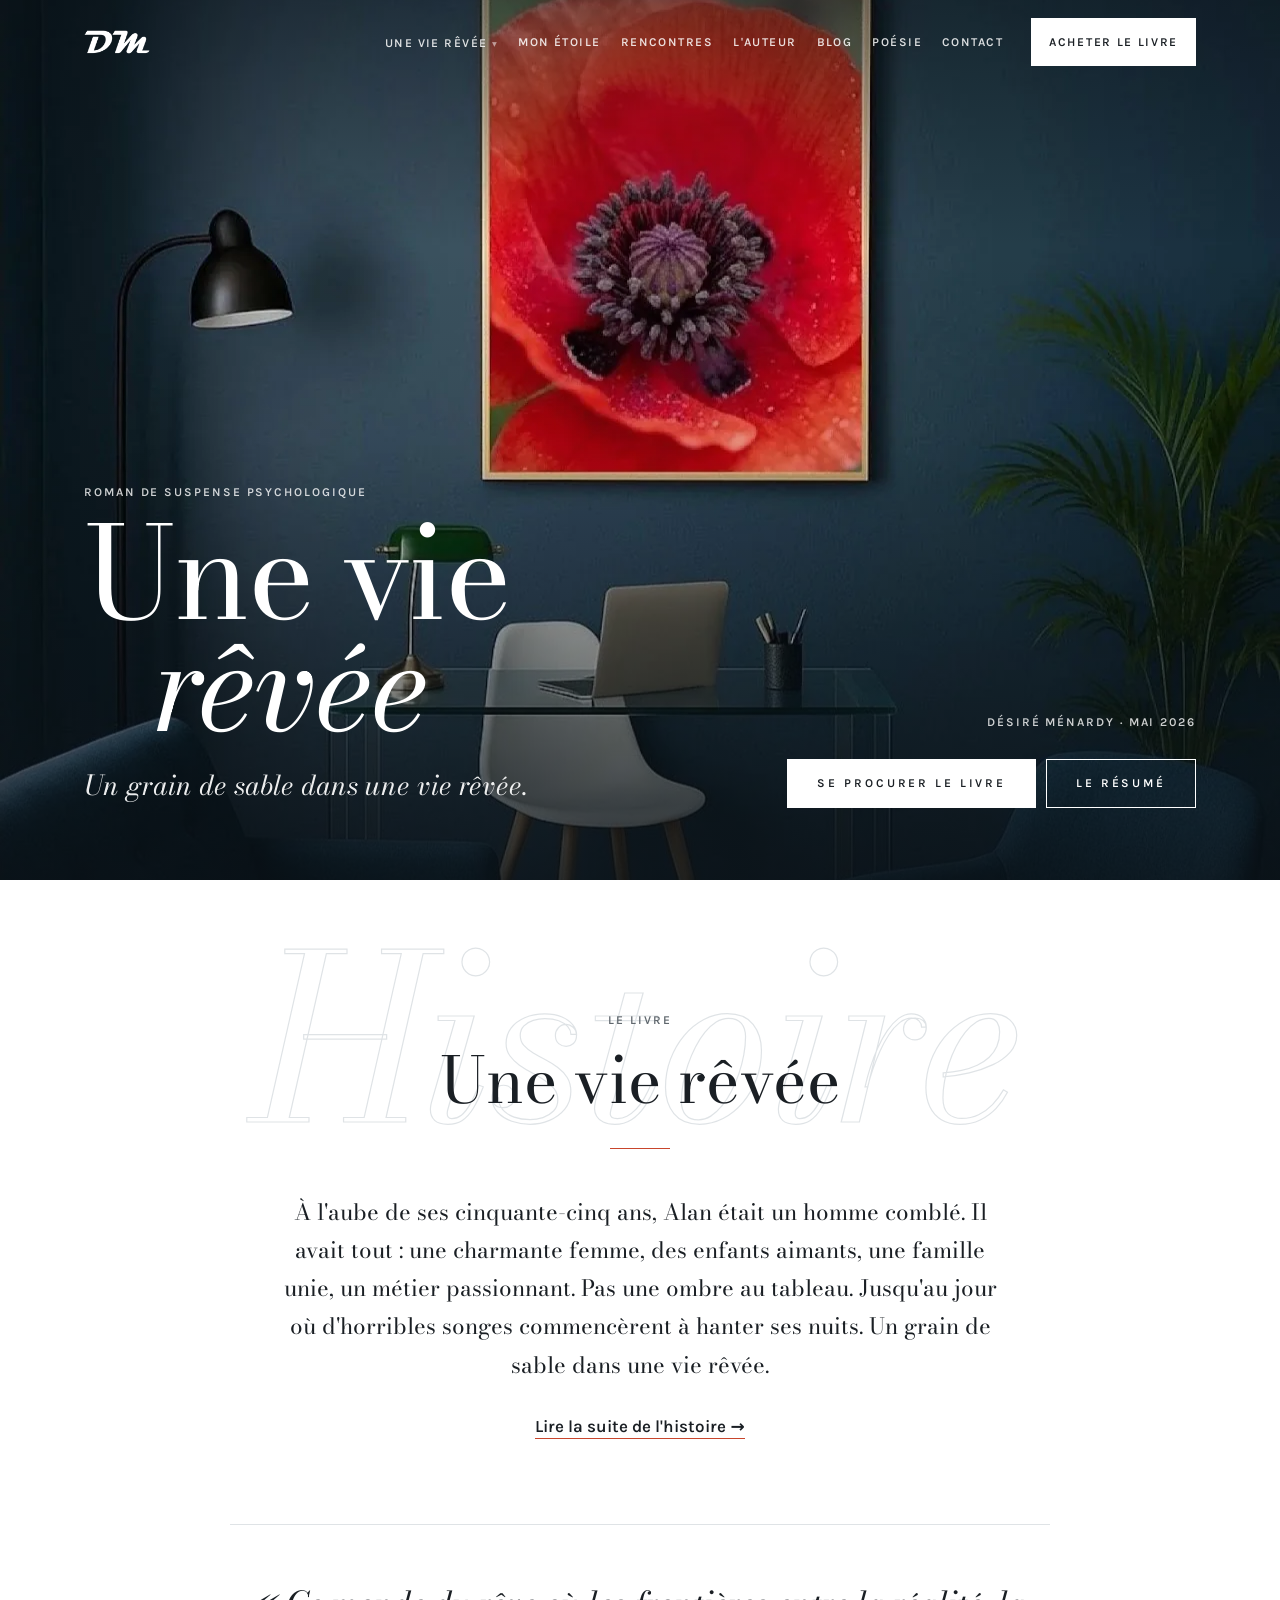
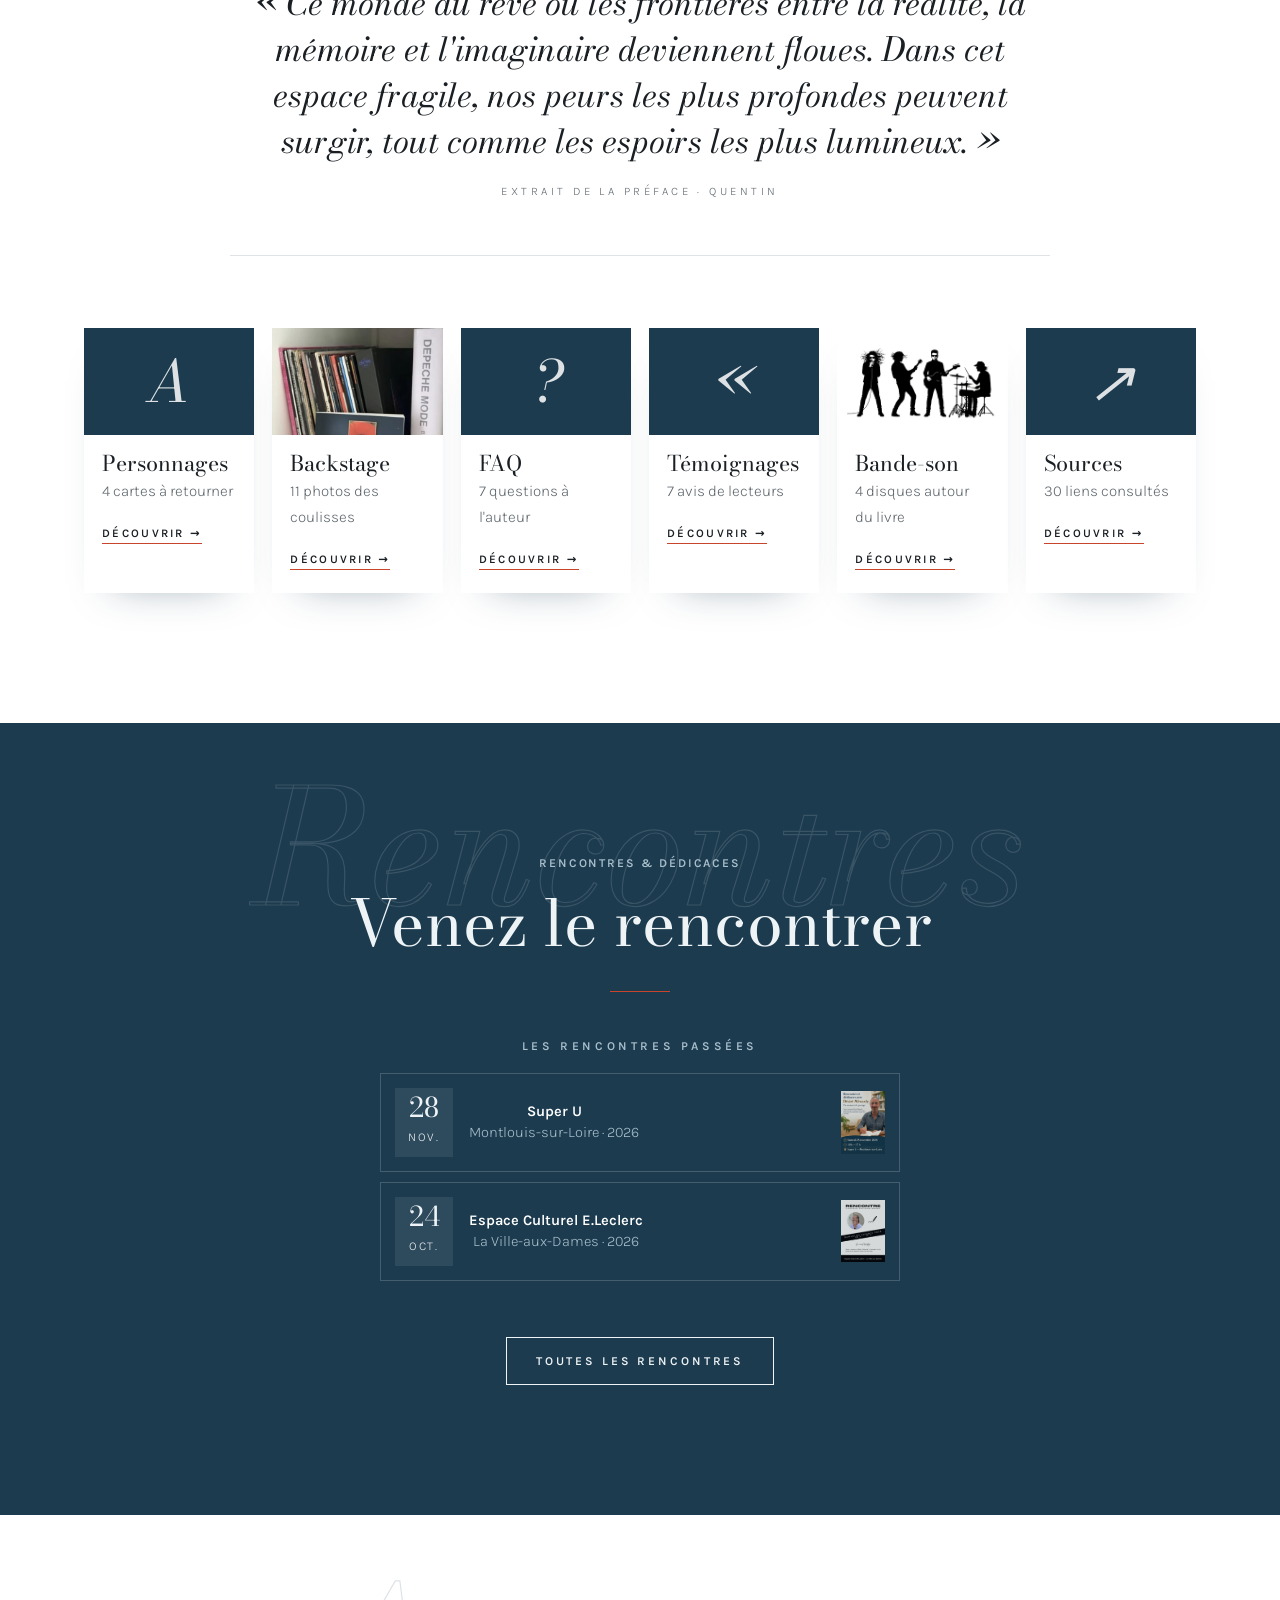
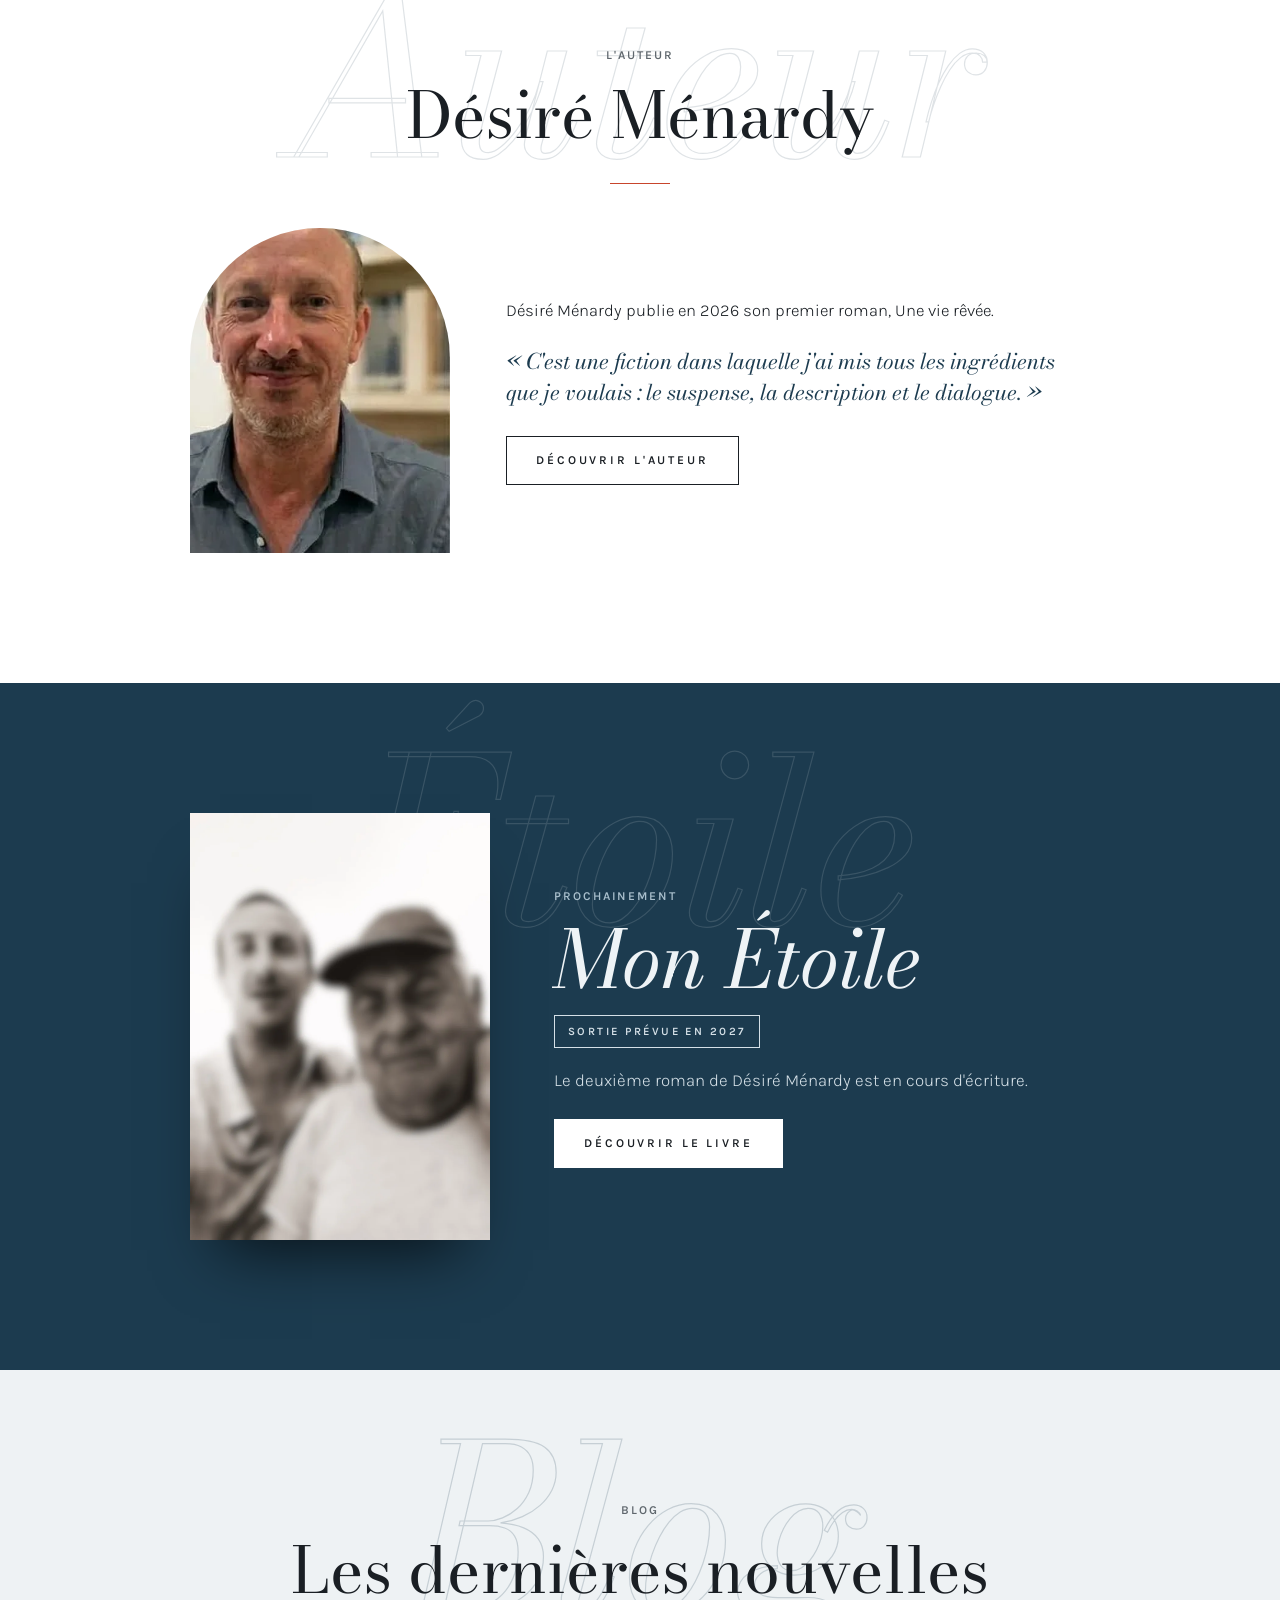
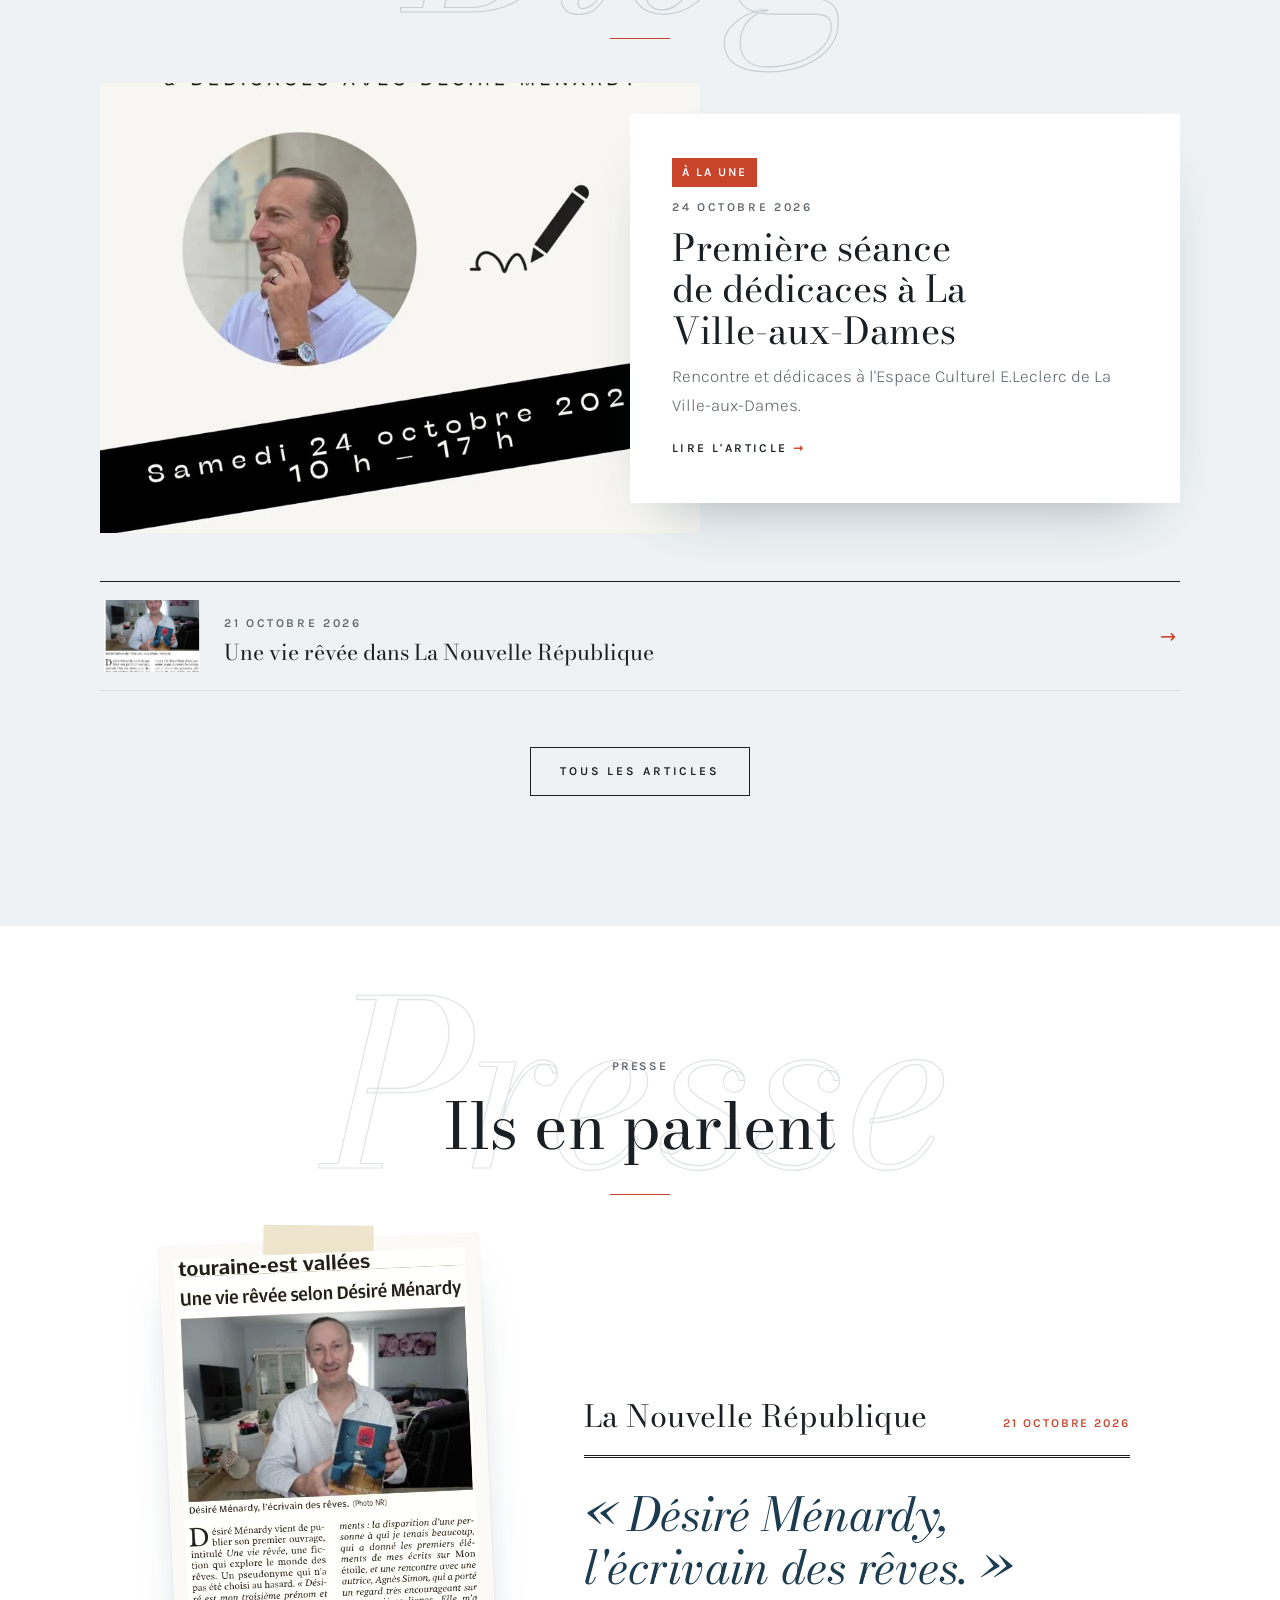
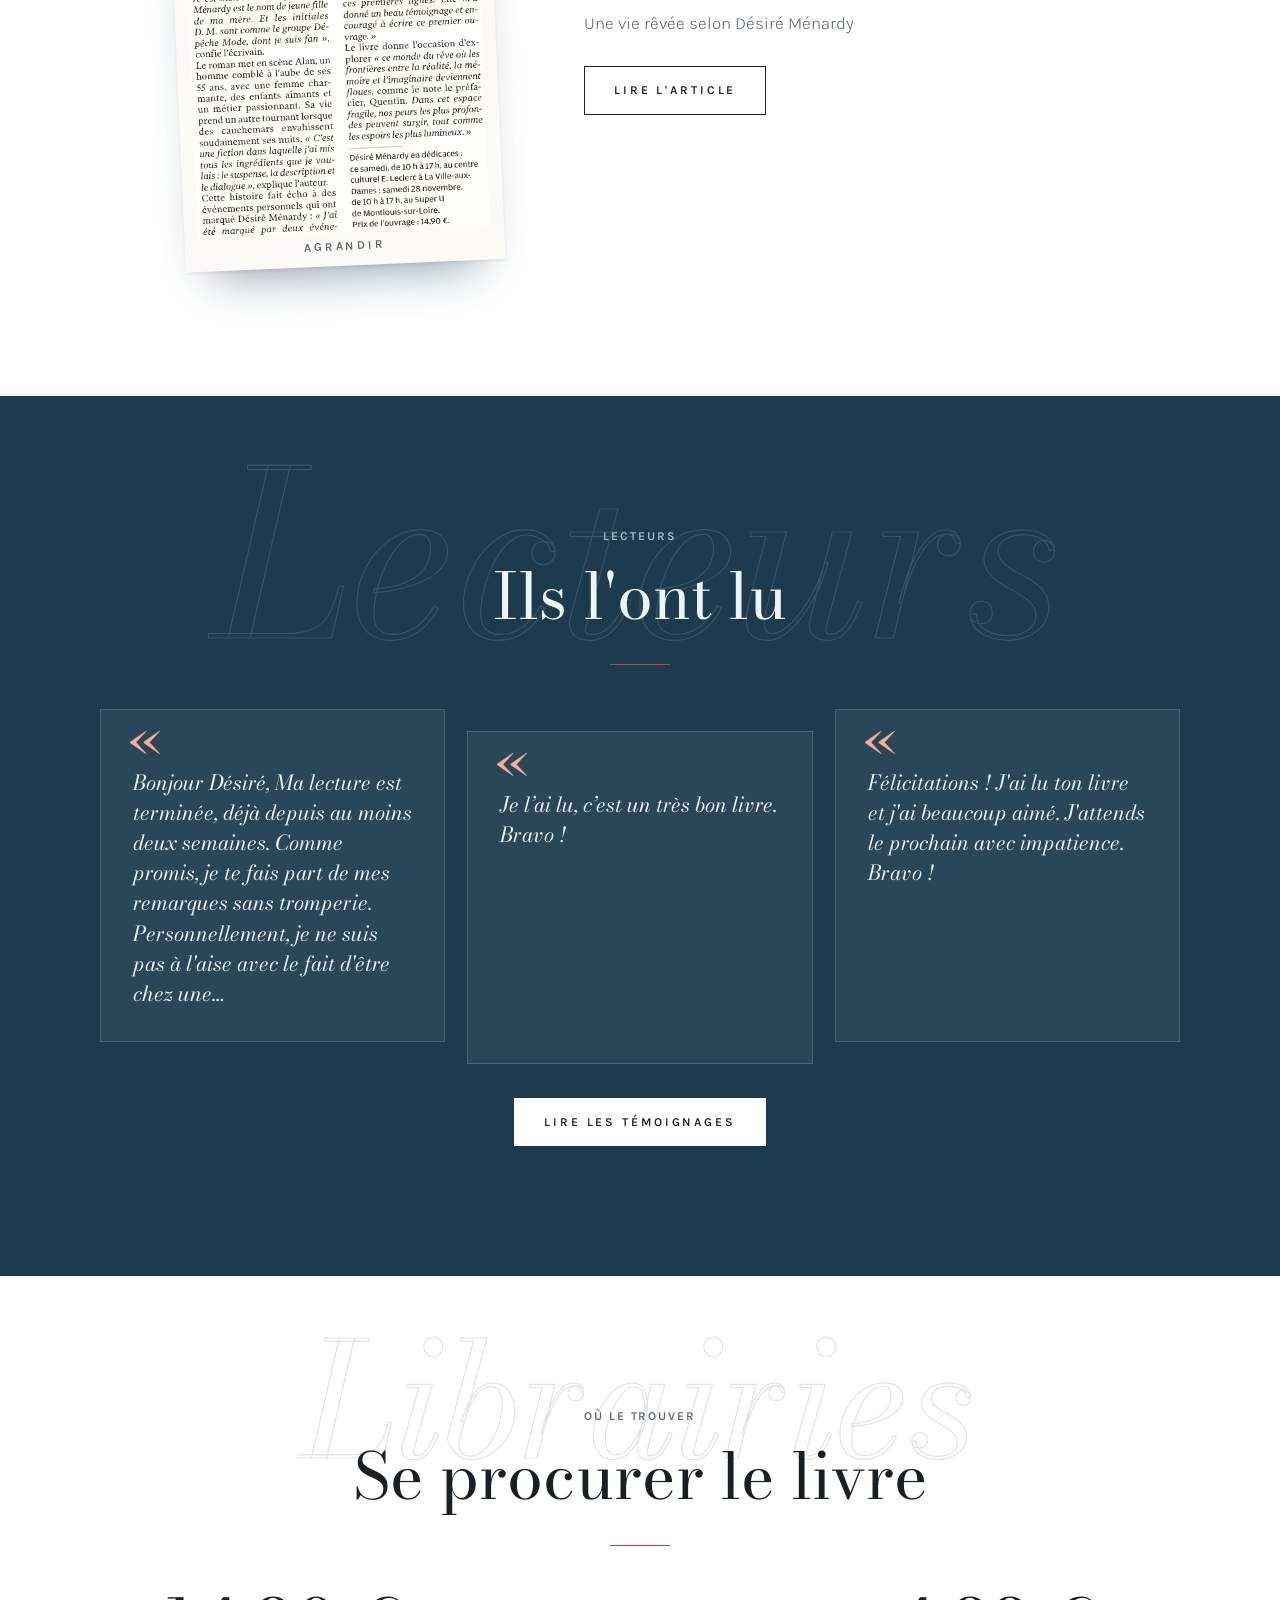
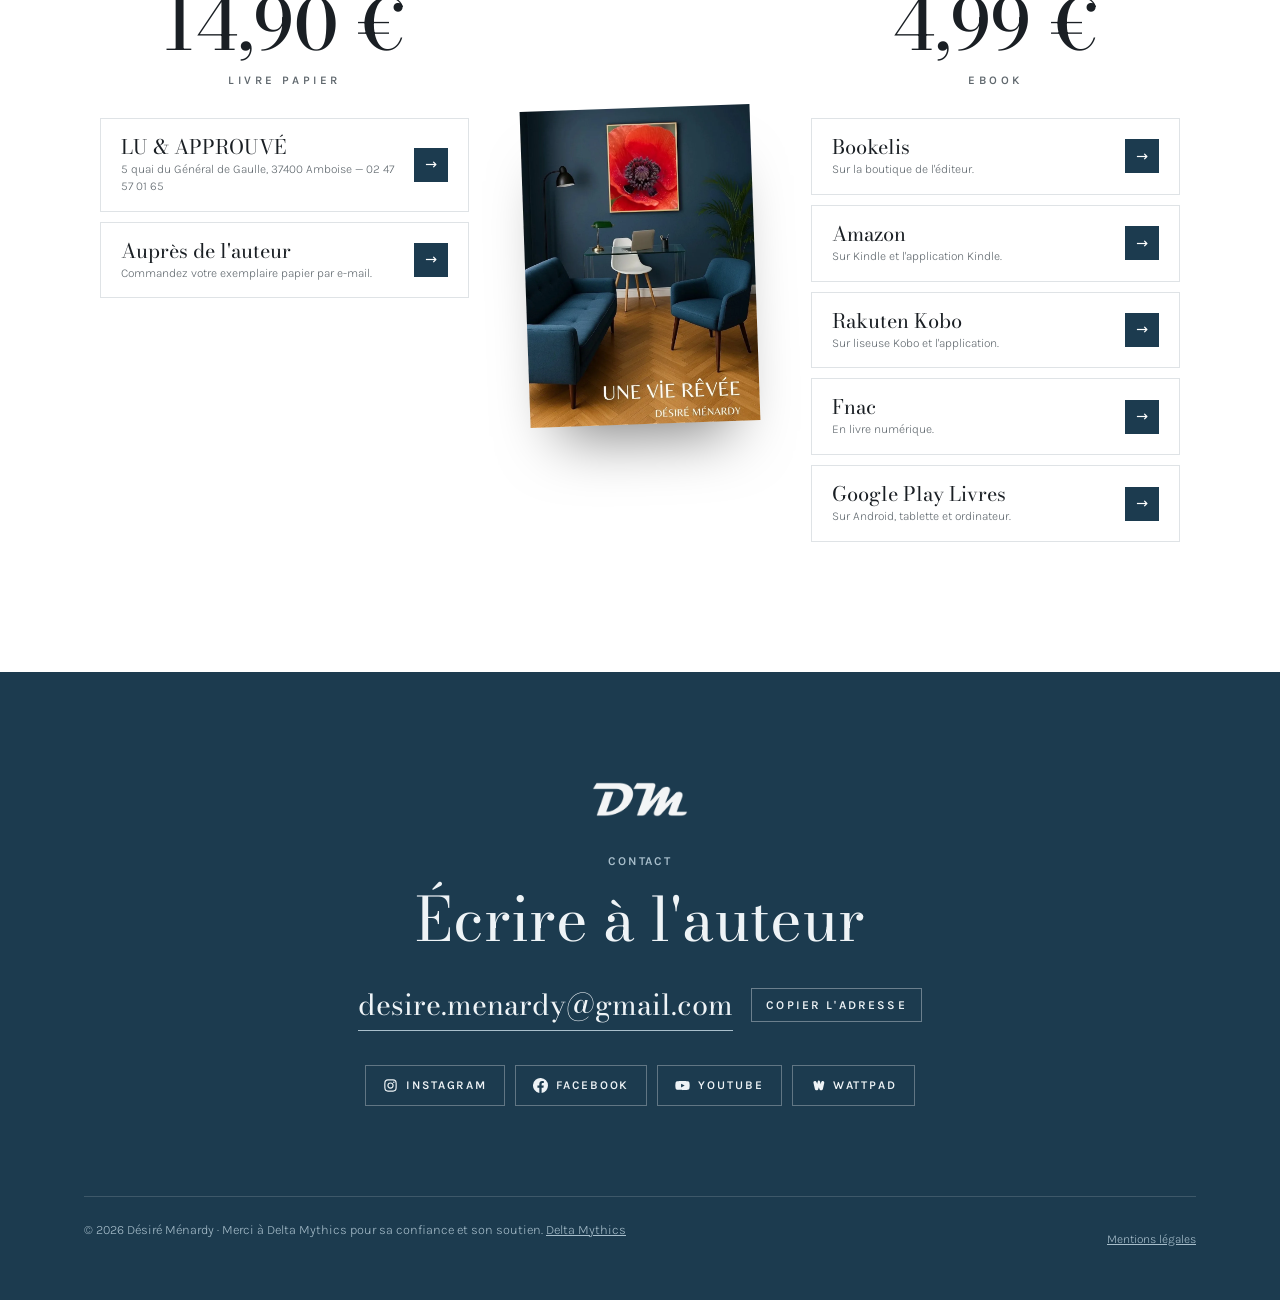
<file: index.html>
<!doctype html>
<html lang="fr">
<head>
<meta charset="utf-8">
<meta name="viewport" content="width=device-width, initial-scale=1, viewport-fit=cover">
<title>Désiré Ménardy · Une vie rêvée</title>
<meta name="description" content="Site officiel de Désiré Ménardy, auteur du roman de suspense psychologique Une vie rêvée : résumé, rencontres, presse et où acheter le livre.">
<meta property="og:title" content="Désiré Ménardy · Une vie rêvée">
<meta property="og:image" content="images/couverture.jpg">
<link rel="icon" type="image/png" sizes="32x32" href="images/favicon-32.png">
<link rel="icon" type="image/png" sizes="16x16" href="images/favicon-16.png">
<link rel="apple-touch-icon" href="images/apple-touch-icon.png">
<link rel="manifest" href="site.webmanifest">
<meta name="theme-color" content="#1c3b4f">
<link rel="stylesheet" href="assets/polices.css">
<link rel="stylesheet" href="assets/site.css">
</head>
<body>
<div id="site"></div>
<script src="assets/secours.js"></script>
<script src="assets/site.js"></script>
<script>
chargerContenu().then(d => {
  const L = d.livre, A = d.auteur, N = d.annonce, R = d.aVenir[0];
  const prefacier = (L.prefaceAuteur || '').split(',')[0];
  // Dernier mot du titre en italique, sur sa propre ligne
  const titre = esc(L.titre).replace(/\s(\S+)$/, ' <em>$1</em>');
  const MOT = {livre:'Histoire', rencontres:'Rencontres', auteur:'Auteur', journal:'Blog', presse:'Presse', lecteurs:'Lecteurs', acheter:'Librairies'};
  const FOND = {rencontres:'r-bleu', journal:'r-doux', lecteurs:'r-bleu'};
  const rubrique = (id, lab, titreR, corps, vide) => `<section class="rubrique ${FOND[id] || ''}${vide ? ' vide' : ''}" id="${id}" data-mot="${MOT[id]}"><div class="w">
    <div class="lab">${lab}</div><h2>${titreR}</h2><div class="orn"></div>${corps}</div></section>`;

  document.getElementById('site').innerHTML = nav(d, true) + `
  <main><section class="ouverture">
    <div class="ouv-img" role="img" aria-label="Le salon de la couverture, avec le tableau du coquelicot"></div>
    <div class="w">
      <div>
        <div class="lab">${esc(L.genre)}</div>
        <h1>${titre}</h1>
        <p class="accroche">${esc(L.accroche)}</p>
      </div>
      <div class="cote">
        <span class="lab">${esc(A.nom)} · ${esc(L.parution)}</span>
        <a class="btn btn-blanc" href="#acheter">Se procurer le livre</a><a class="btn btn-ligne" href="#livre">Le résumé</a>
      </div>
    </div>
  </section>

  ${N.visible && N.titre
    ? `<div class="annonce"><span class="point">●</span>&nbsp; ${esc(N.titre)} &nbsp;<span>${esc(N.texte)}</span></div>`
    : R ? `<a class="annonce" href="#rencontres"><span class="point">●</span>&nbsp; <span class="rebours-jours" data-jour="${R.date}"></span>Prochaine dédicace : ${jourFr(R.date)} &nbsp;<span>${[esc(R.lieu), esc(R.ville)].filter(Boolean).join(', ')}${R.horaires ? ' · ' + esc(R.horaires) : ''}</span><span class="voir">Détails →</span></a>` : ''}

  ${rubrique('livre', 'Le livre', esc(L.titre), `
    <div class="quatrieme">${paras((L.resume || '').split(/\n\s*\n/)[0])}</div>
    <p style="margin-top:28px"><a class="lien" href="une-vie-revee.html">Lire la suite de l'histoire →</a></p>
    ${L.prefaceTexte ? `<div class="preface">« ${esc(L.prefaceTexte)} »<cite>Extrait de la préface · ${esc(prefacier)}</cite></div>` : ''}
    <div class="cartes-sp" style="margin-top:72px">${[
      ['Personnages', 'personnages.html', `${(d.personnages || []).length} cartes à retourner`, null, 'A'],
      ['Backstage', 'backstage.html', `${(d.backstage || []).filter(x => x.image).length} photos des coulisses`, ((d.backstage || []).find(x => x.image) || {}).image],
      ['FAQ', 'faq.html', `${(d.faq || []).length} questions à l'auteur`, null, '?'],
      ['Témoignages', 'temoignages.html', `${d.temoignages.length} avis de lecteurs`, null, '«'],
      ['Bande-son', 'bande-son.html', `${(d.musique || []).length} disques autour du livre`, ((d.musique || []).find(x => x.image) || {}).image, '♪'],
      ['Sources', 'sources.html', `${(d.sources || []).length} liens consultés`, null, '↗']
    ].map(([t, page, info, photo, ico]) => `<a class="carte-sp" href="${page}"><div class="sp-img">${photo ? `<img src="${img(photo)}" alt="" loading="lazy">` : `<span class="sp-ico">${ico}</span>`}</div><div class="sp-tx"><h3>${t}</h3><p>${info}</p><span class="lire">Découvrir →</span></div></a>`).join('')}</div>`)}

  ${rubrique('rencontres', 'Rencontres & dédicaces', 'Venez le rencontrer', blocRencontres(d) + `<p style="margin-top:56px"><a class="btn btn-ligne" href="rencontres.html">Toutes les rencontres</a></p>`, !d.dedicaces.length)}

  ${rubrique('auteur', "L'auteur", esc(A.nom), `
    <div class="teaser-auteur">
      ${A.photo ? `<img src="${img(A.photo)}" alt="Portrait de ${esc(A.nom)}">` : ''}
      <div>${paras((A.bio || '').split(/\n\s*\n/)[0])}${A.citation ? `<blockquote>« ${esc(A.citation)} »</blockquote>` : ''}
        <a class="btn btn-ligne" href="auteur.html">Découvrir l'auteur</a></div>
    </div>`, !A.bio)}

  ${d.prochain.titre ? `<section class="rubrique r-bleu" id="etoile" data-mot="Étoile"><div class="w">
    <div class="teaser-etoile">
      ${d.prochain.image ? `<a href="mon-etoile.html"><img src="${img(d.prochain.image)}" alt="${esc(d.prochain.titre)}"></a>` : ''}
      <div><div class="lab">Prochainement</div><h2><em>${esc(d.prochain.titre)}</em></h2>
        ${d.prochain.annee ? `<p class="bientot">Sortie prévue en ${esc(d.prochain.annee)}</p>` : ''}
        <p>${esc(d.prochain.texte)}</p>
        <a class="btn btn-blanc" href="mon-etoile.html">Découvrir le livre</a></div>
    </div></div></section>` : ''}

  ${rubrique('journal', 'Blog', 'Les dernières nouvelles', `
    ${blocBlog(d, 3)}
    <p style="margin-top:56px"><a class="btn btn-ligne" href="blog.html">Tous les articles</a></p>`, !d.articles.length)}

  ${rubrique('presse', 'Presse', 'Ils en parlent', `<div class="revue">${d.presse.map(P => `
    <article class="coupure-art">
      ${P.image ? `<figure class="cp-papier" data-loupe="${img(P.image)}"><span class="scotch" aria-hidden="true"></span><img src="${img(P.image)}" alt="Article de ${esc(P.media)}" loading="lazy"><figcaption>Agrandir</figcaption></figure>` : ''}
      <div class="cp-texte">
        <div class="cp-entete"><span class="cp-nom">${esc(P.media)}</span><span class="cp-date">${esc(P.date)}</span></div>
        ${P.citation ? `<blockquote>« ${esc(P.citation)} »</blockquote>` : ''}
        ${P.titre ? `<p class="cp-titre">${esc(P.titre)}</p>` : ''}
        ${P.lien ? `<a class="btn btn-ligne" href="${url(P.lien)}" target="_blank" rel="noopener">Lire l'article</a>` : ''}
      </div>
    </article>`).join('')}</div>`, !d.presse.length)}

  ${rubrique('lecteurs', 'Lecteurs', "Ils l'ont lu", `
    <div class="avis-cartes">${d.temoignages.slice().sort((a, b) => (b.date || '').localeCompare(a.date || '')).slice(0, 3).map(t => `<blockquote>${esc((x => x.length > 230 ? x.slice(0, x.lastIndexOf(' ', 220)) + '…' : x)(t.texte.replace(/\s*\n\s*/g, ' ')))}${t.nom ? `<br><small>${esc(t.nom)}</small>` : ''}</blockquote>`).join('')}</div>
    ${d.temoignages.length > 3 ? `<p style="margin-top:56px"><a class="btn btn-blanc" href="temoignages.html">Lire les témoignages</a></p>` : ''}`, !d.temoignages.length)}

  ${rubrique('acheter', 'Où le trouver', 'Se procurer le livre', (() => {
    const bouton = a => {
      const c = `<span><b>${esc(a.nom)}</b><small>${esc(a.detail)}</small></span><span class="fl">${a.lien ? '→' : '•'}</span>`;
      return a.lien ? `<a class="boutton" href="${url(a.lien)}"${ext(a.lien)}>${c}</a>` : `<div class="boutton">${c}</div>`;
    };
    const ebook = d.achats.filter(a => /ebook/i.test(a.type)), papier = d.achats.filter(a => !/ebook/i.test(a.type));
    return `<div class="boutique">
      <div class="format"><div class="prix">${esc(L.prixPapier)}</div><div class="nom">Livre papier</div><div class="liste">${papier.map(bouton).join('')}</div></div>
      <img class="livre-visuel" src="${img(L.couverture)}" alt="">
      <div class="format"><div class="prix">${esc(L.prixEbook)}</div><div class="nom">Ebook</div><div class="liste">${ebook.map(bouton).join('')}</div></div>
    </div>`;
  })())}
  </main>` + pied(d);

  finaliser();
});
</script>
</body>
</html>
</file>
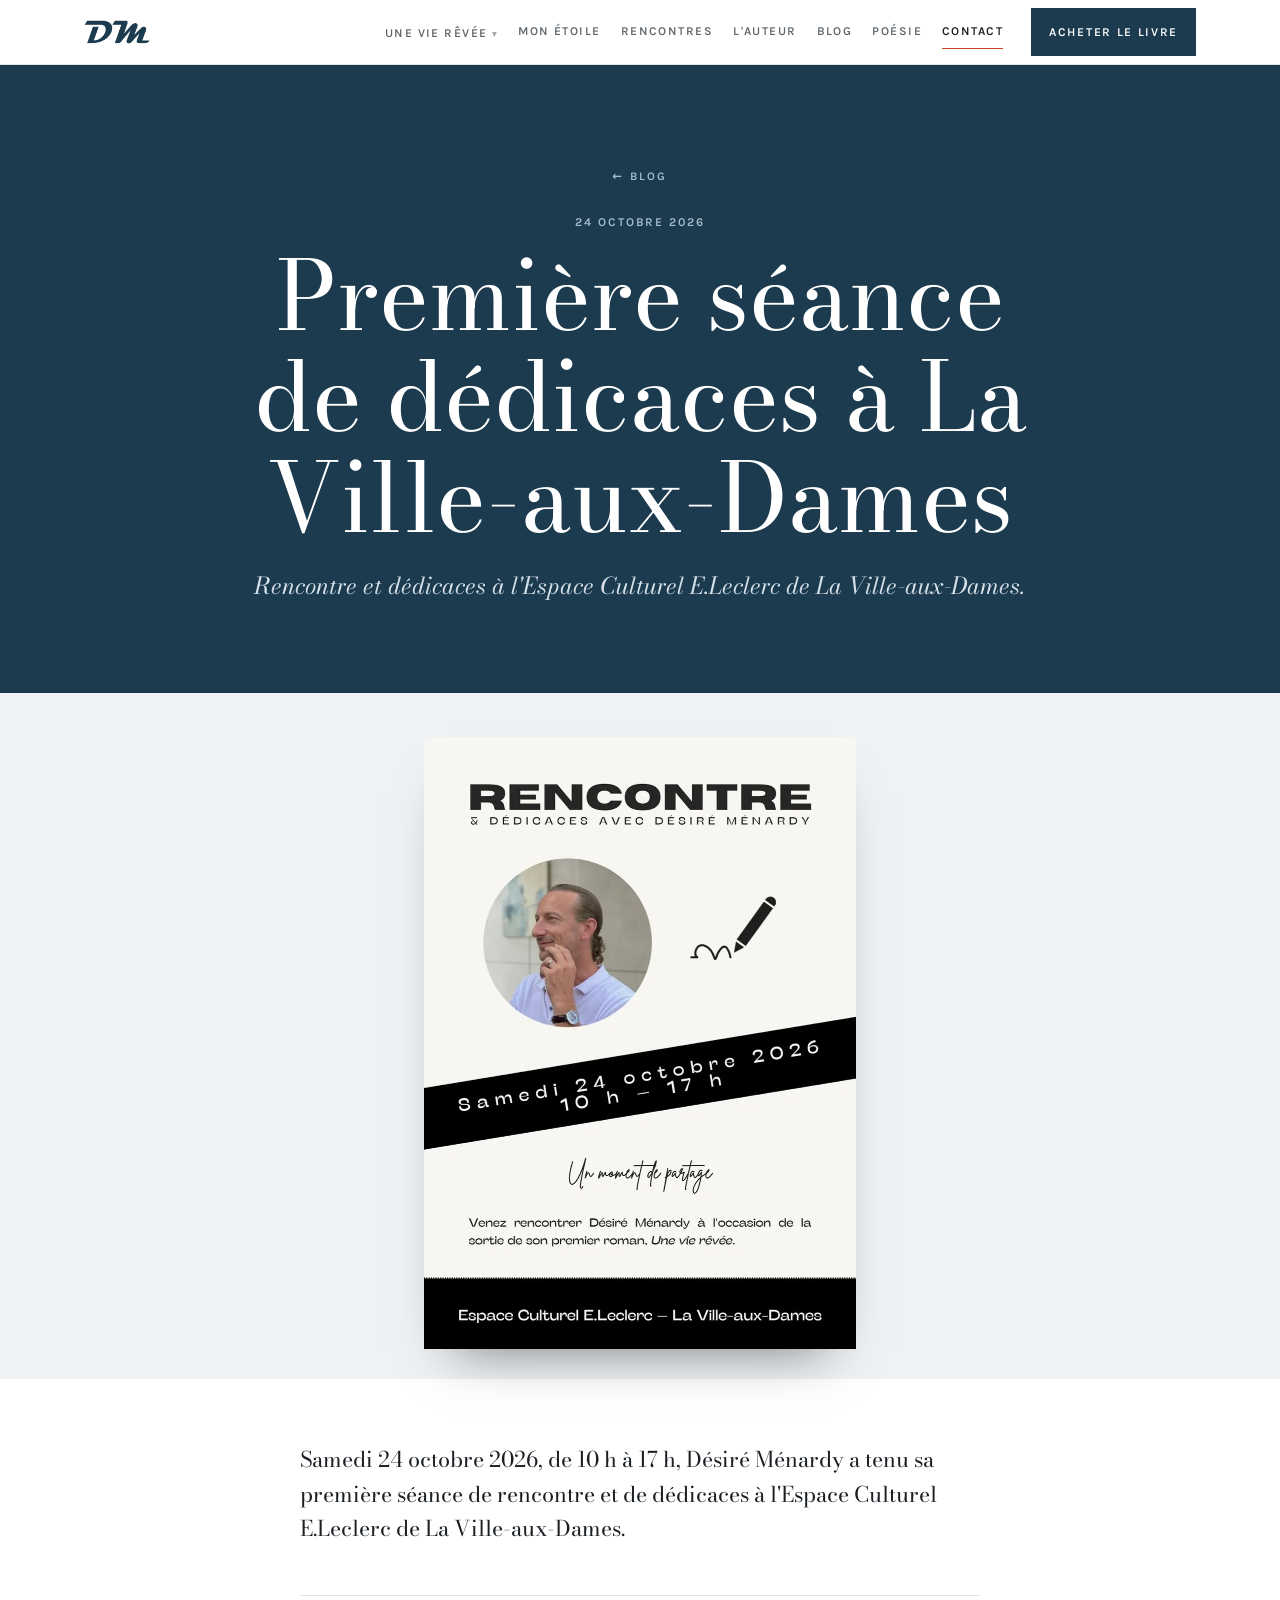
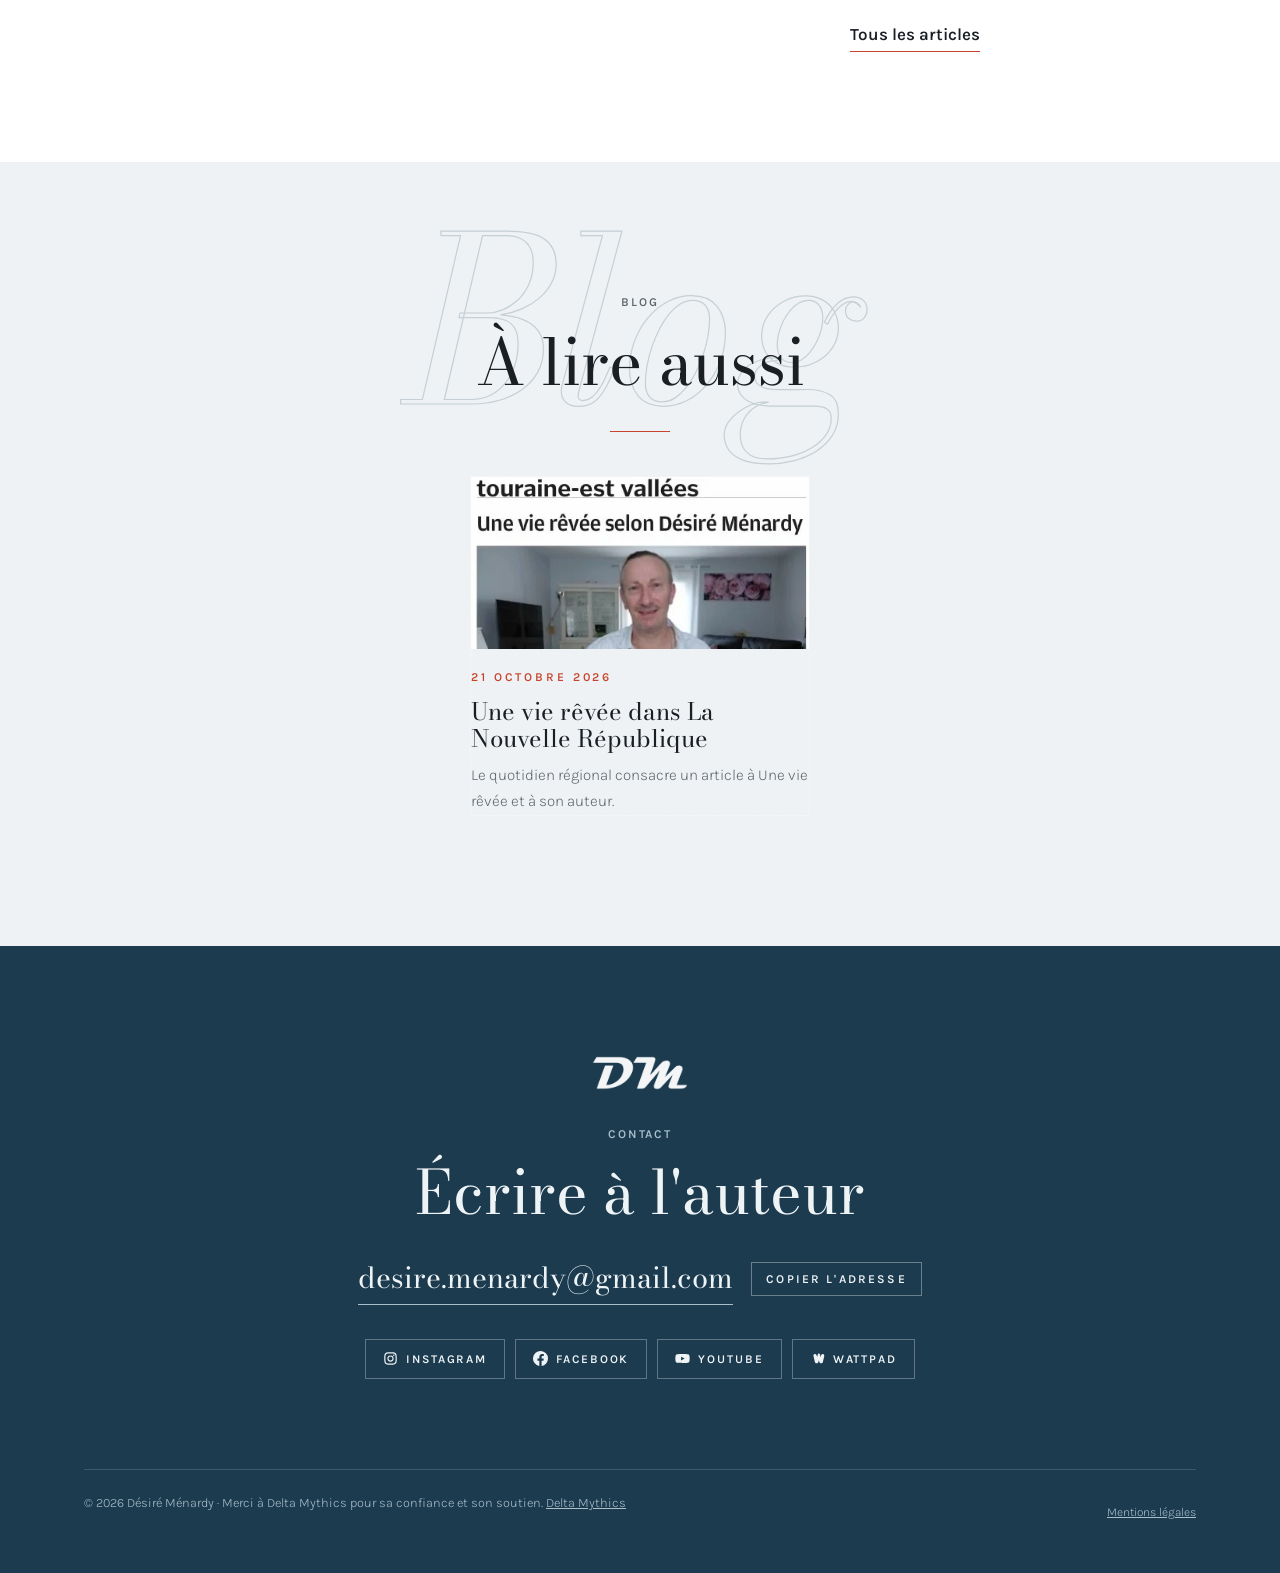
<file: article.html>
<!doctype html>
<html lang="fr">
<head>
<meta charset="utf-8">
<meta name="viewport" content="width=device-width, initial-scale=1, viewport-fit=cover">
<title>Journal · Désiré Ménardy</title>
<link rel="icon" type="image/png" sizes="32x32" href="images/favicon-32.png">
<link rel="icon" type="image/png" sizes="16x16" href="images/favicon-16.png">
<link rel="apple-touch-icon" href="images/apple-touch-icon.png">
<link rel="manifest" href="site.webmanifest">
<meta name="theme-color" content="#1c3b4f">
<link rel="stylesheet" href="assets/polices.css">
<link rel="stylesheet" href="assets/site.css">
</head>
<body>
<div id="site"></div>
<script src="assets/secours.js"></script>
<script src="assets/site.js"></script>
<script>
chargerContenu().then(d => {
  const id = new URLSearchParams(location.search).get('a') || (decodeURIComponent(location.pathname).match(/article-([^/]+?)(\.html)?\/?$/) || [])[1];
  const a = d.articles.find(x => x.id === id) || d.articles[0];
  if (!a) { location.href = 'index.html'; return; }
  document.title = `${a.titre} · ${d.auteur.nom}`;
  const photos = (a.photos || []).filter(Boolean);
  const autres = d.articles.filter(x => x !== a).slice(0, 3);

  document.getElementById('site').innerHTML = nav(d, false) + `
  <main>
    ${enTete({retour: '<a class="retour" href="blog.html">← Blog</a>', lab: dateFr(a.date), titre: esc(a.titre), sous: a.resume ? esc(a.resume) : ''})}

    ${photos.length ? `
    <div class="diapo${photos.length === 1 ? ' seule' : ''}">
      <div class="w"><div class="scene"><img id="grande" src="${img(photos[0])}" data-loupe alt=""></div>
      <div class="ctrl"><button class="prec" aria-label="Photo précédente">←</button><span class="compteur"><span id="num">1</span> / ${photos.length}</span><button class="suiv" aria-label="Photo suivante">→</button></div>
      <div class="vignettes">${photos.map((p, i) => `<button data-i="${i}" class="${i ? '' : 'on'}" aria-label="Photo ${i + 1}"><img src="${img(p)}" alt="" loading="lazy"></button>`).join('')}</div>
    </div></div>` : ''}

    <article class="w art-corps"><div class="texte">
      ${paras(a.texte)}
      <div class="pied">
        ${a.lien ? `<a class="lien" href="${url(a.lien)}" target="_blank" rel="noopener">Voir le lien →</a>` : '<span></span>'}
        <a class="lien" href="blog.html">Tous les articles</a>
      </div>
    </div></article>

    ${autres.length ? `<section class="rubrique r-doux" data-mot="Blog"><div class="w"><div class="lab">Blog</div><h2>À lire aussi</h2><div class="orn"></div>
      <div class="journal">${autres.map(x => `
        <a class="carte" href="${lienArticle(x.id)}">
          <div class="img">${x.photos && x.photos[0] ? `<img src="${img(x.photos[0])}" alt="" loading="lazy">` : `<img class="defaut" src="${img(d.livre.couverture)}" alt="" loading="lazy">`}</div>
          <time>${dateFr(x.date)}</time><h3>${esc(x.titre)}</h3><p>${esc(x.resume)}</p>
        </a>`).join('')}</div></div></section>` : ''}
  </main>` + pied(d);

  // Diaporama : flèches, vignettes, clavier, glisser du doigt ; clic = plein écran
  if (photos.length > 1) {
    let i = 0;
    const g = document.getElementById('grande'), num = document.getElementById('num');
    const vig = [...document.querySelectorAll('.vignettes button')];
    const aller = n => {
      i = (n + photos.length) % photos.length;
      g.style.opacity = 0;
      setTimeout(() => { g.src = img(photos[i]); g.style.opacity = 1; }, 150);
      num.textContent = i + 1;
      vig.forEach((b, k) => b.classList.toggle('on', k === i));
    };
    document.querySelector('.prec').onclick = () => aller(i - 1);
    document.querySelector('.suiv').onclick = () => aller(i + 1);
    vig.forEach(b => b.onclick = () => aller(+b.dataset.i));
    addEventListener('keydown', e => { if (e.key === 'ArrowLeft') aller(i - 1); if (e.key === 'ArrowRight') aller(i + 1); });
    let x0 = null;
    g.addEventListener('touchstart', e => x0 = e.touches[0].clientX, {passive:true});
    g.addEventListener('touchend', e => { if (x0 === null) return; const dx = e.changedTouches[0].clientX - x0; if (Math.abs(dx) > 40) aller(i + (dx < 0 ? 1 : -1)); x0 = null; });
  }
  finaliser();
});
</script>
</body>
</html>
</file>
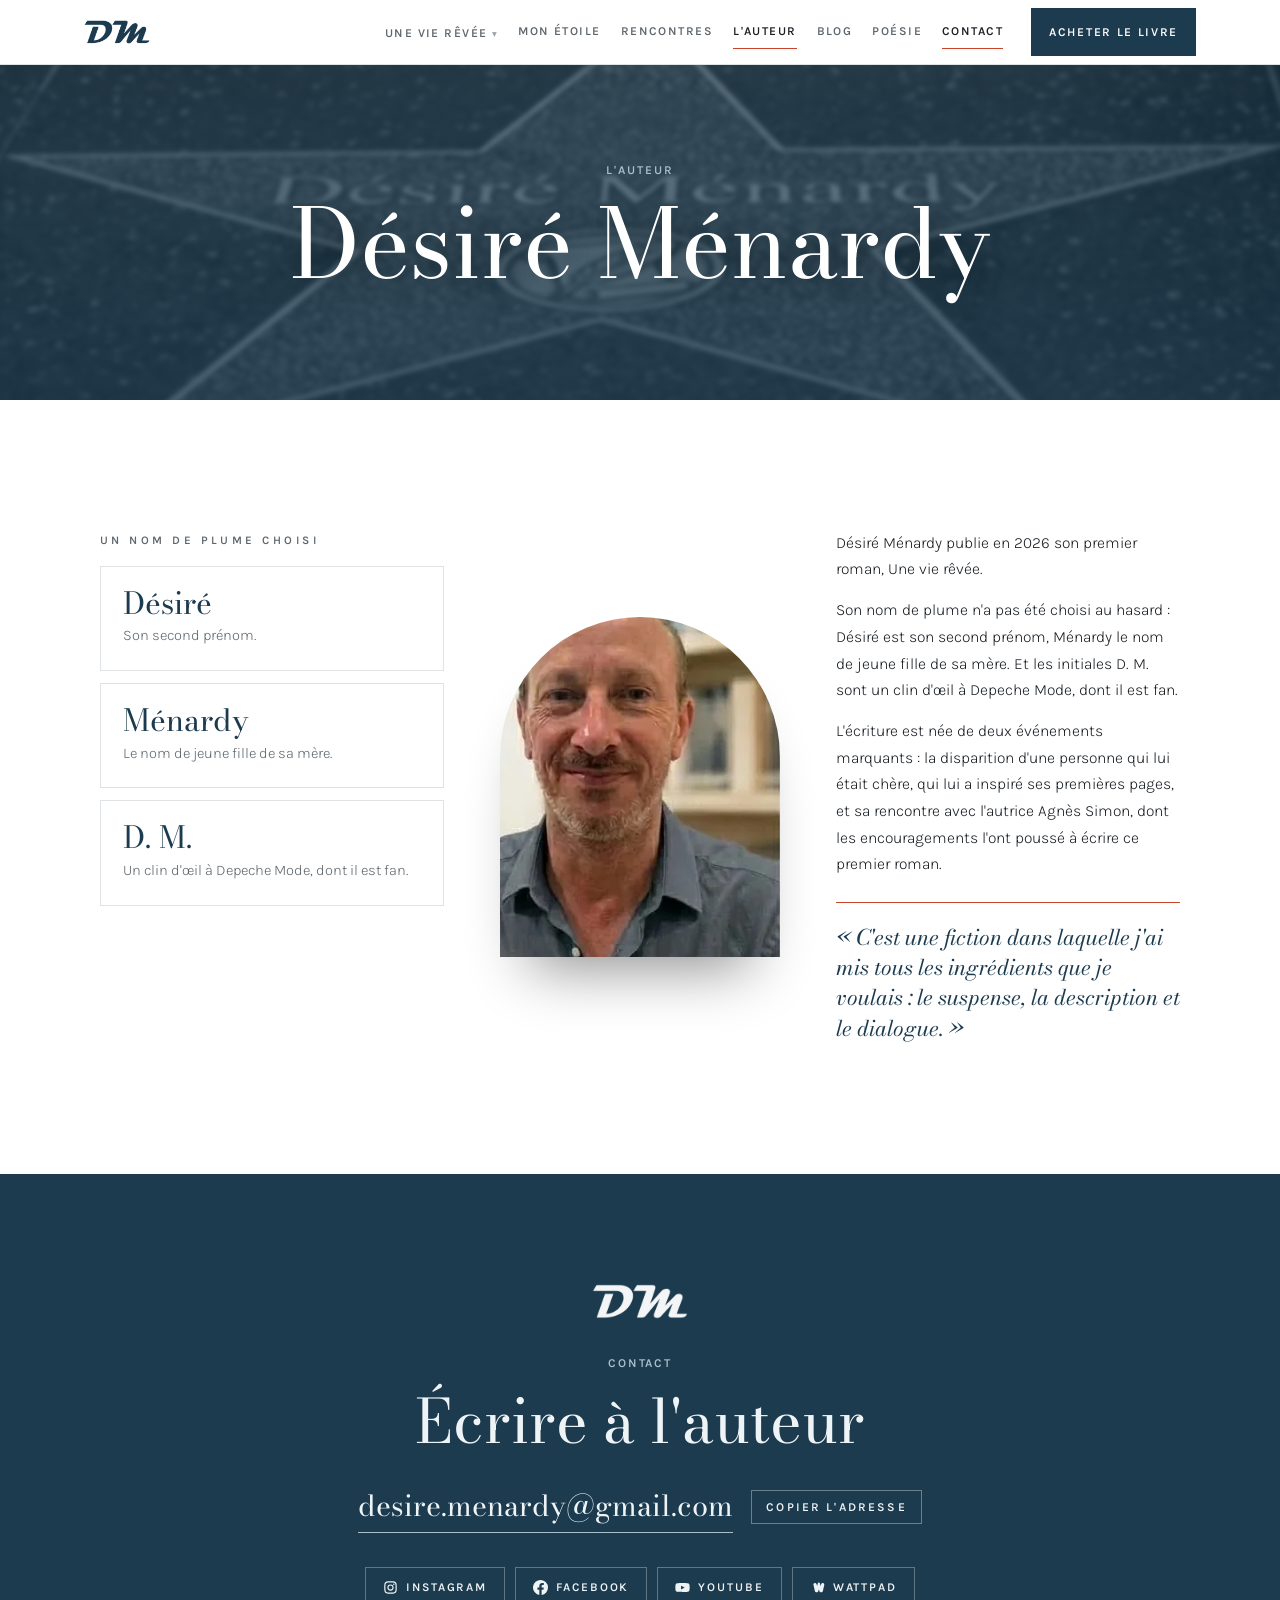
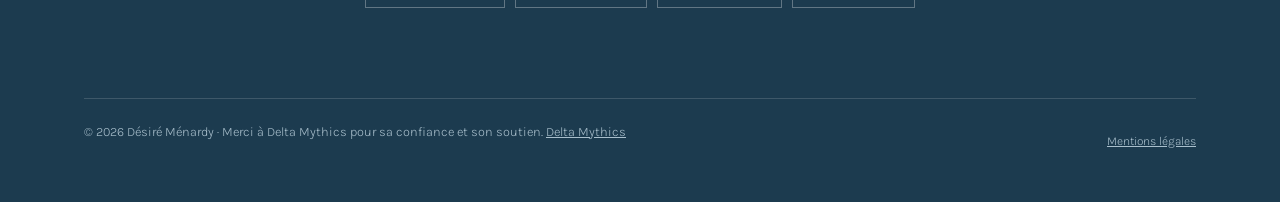
<file: auteur.html>
<!doctype html>
<html lang="fr">
<head>
<meta charset="utf-8">
<meta name="viewport" content="width=device-width, initial-scale=1, viewport-fit=cover">
<title>L'auteur · Désiré Ménardy</title>
<link rel="icon" type="image/png" sizes="32x32" href="images/favicon-32.png">
<link rel="icon" type="image/png" sizes="16x16" href="images/favicon-16.png">
<link rel="apple-touch-icon" href="images/apple-touch-icon.png">
<link rel="manifest" href="site.webmanifest">
<meta name="theme-color" content="#1c3b4f">
<link rel="stylesheet" href="assets/polices.css">
<link rel="stylesheet" href="assets/site.css">
</head>
<body>
<div id="site"></div>
<script src="assets/secours.js"></script>
<script src="assets/site.js"></script>
<script>
chargerContenu().then(d => {
  const A = d.auteur;
  document.title = `L'auteur · ${A.nom}`;
  document.getElementById('site').innerHTML = nav(d, false) + `
  <main>
    ${enTete({lab: "L'auteur", titre: esc(A.nom), image: A.banniere})}
    <section class="rubrique"><div class="w">  
    <div class="compo">
      <div class="pseudo">${(A.anecdotes || []).length ? '<div class="titre-col" style="background:none;border:0;padding:0">Un nom de plume choisi</div>' : ''}${(A.anecdotes || []).map(x => `<div><b>${esc(x.titre)}</b><span>${esc(x.texte)}</span></div>`).join('')}</div>
      ${A.photo ? `<img class="milieu portrait-grand" src="${img(A.photo)}" alt="Portrait de ${esc(A.nom)}">` : '<span class="milieu"></span>'}
      <div class="bio-col">${paras(A.bio)}${A.citation ? `<blockquote>« ${esc(A.citation)} »</blockquote>` : ''}</div>
    </div>
    </div></section>
  </main>` + pied(d);
  finaliser();
});
</script>
</body>
</html>
</file>
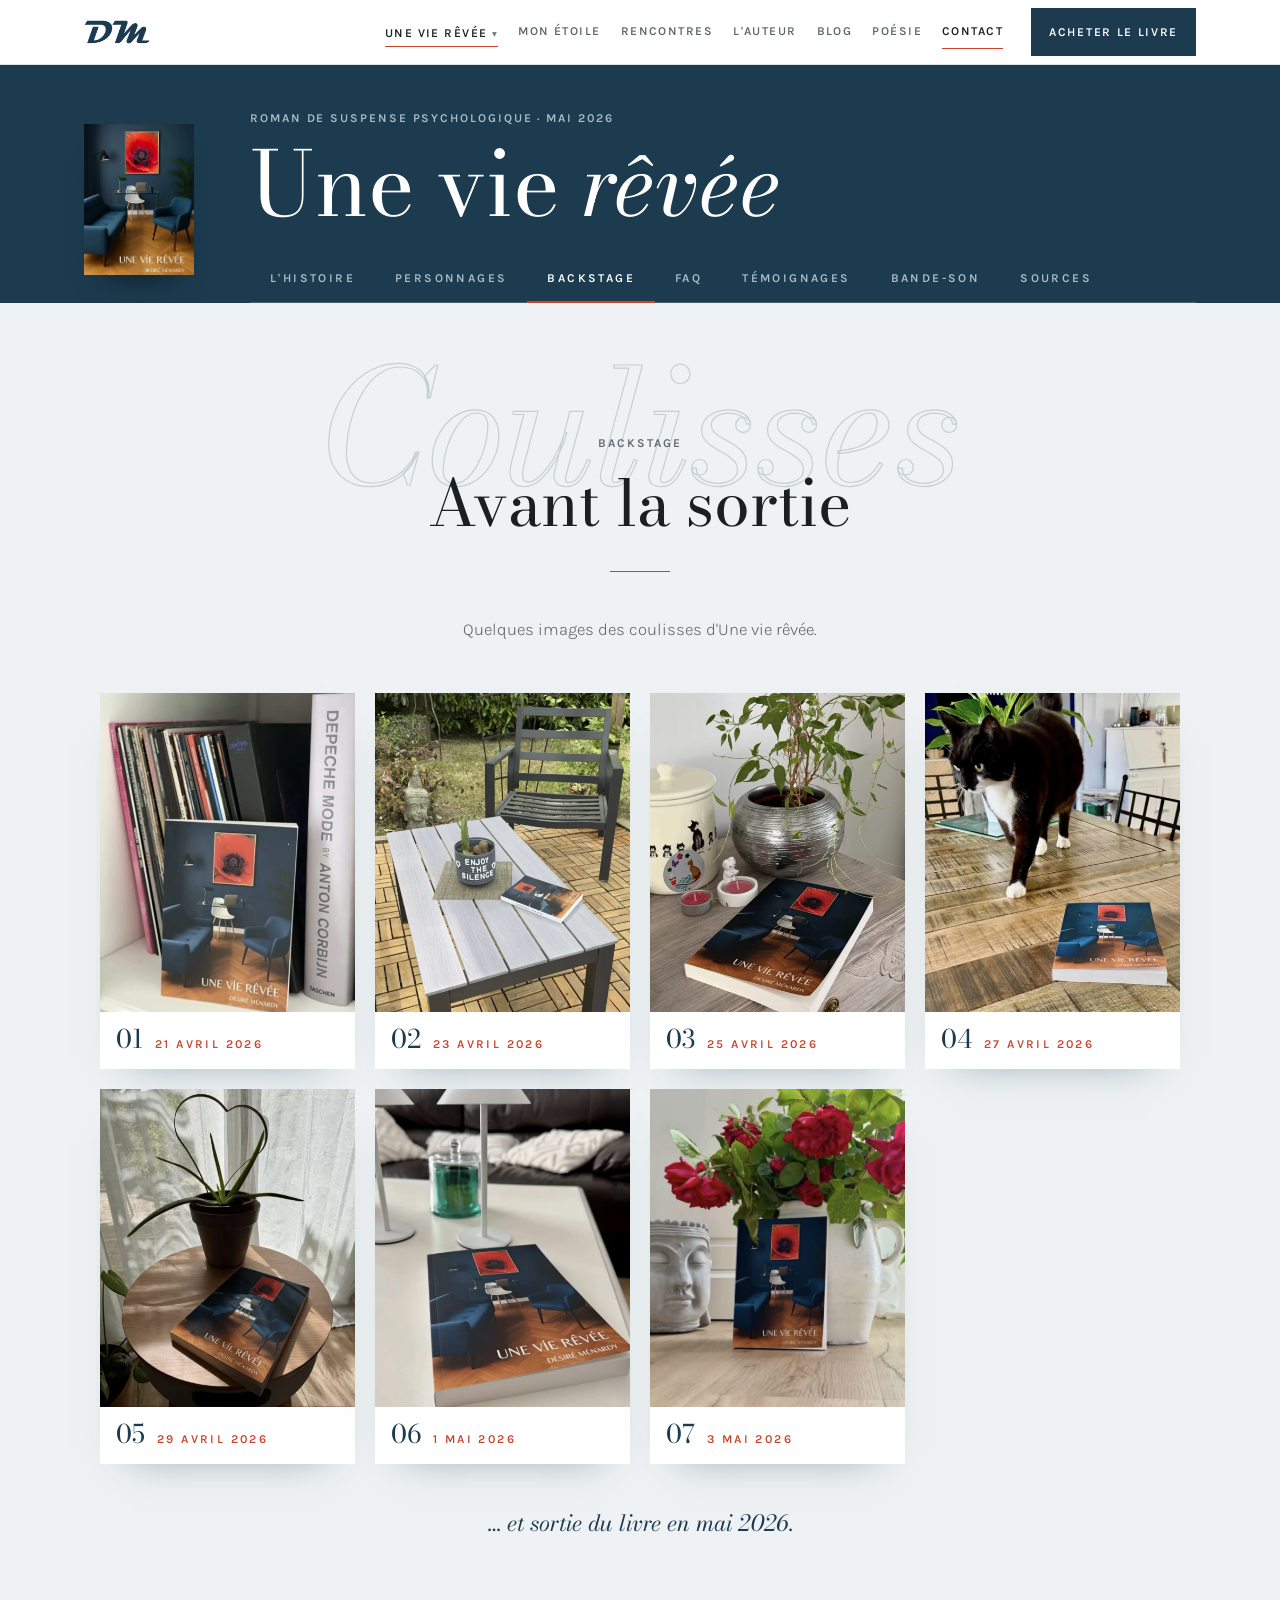
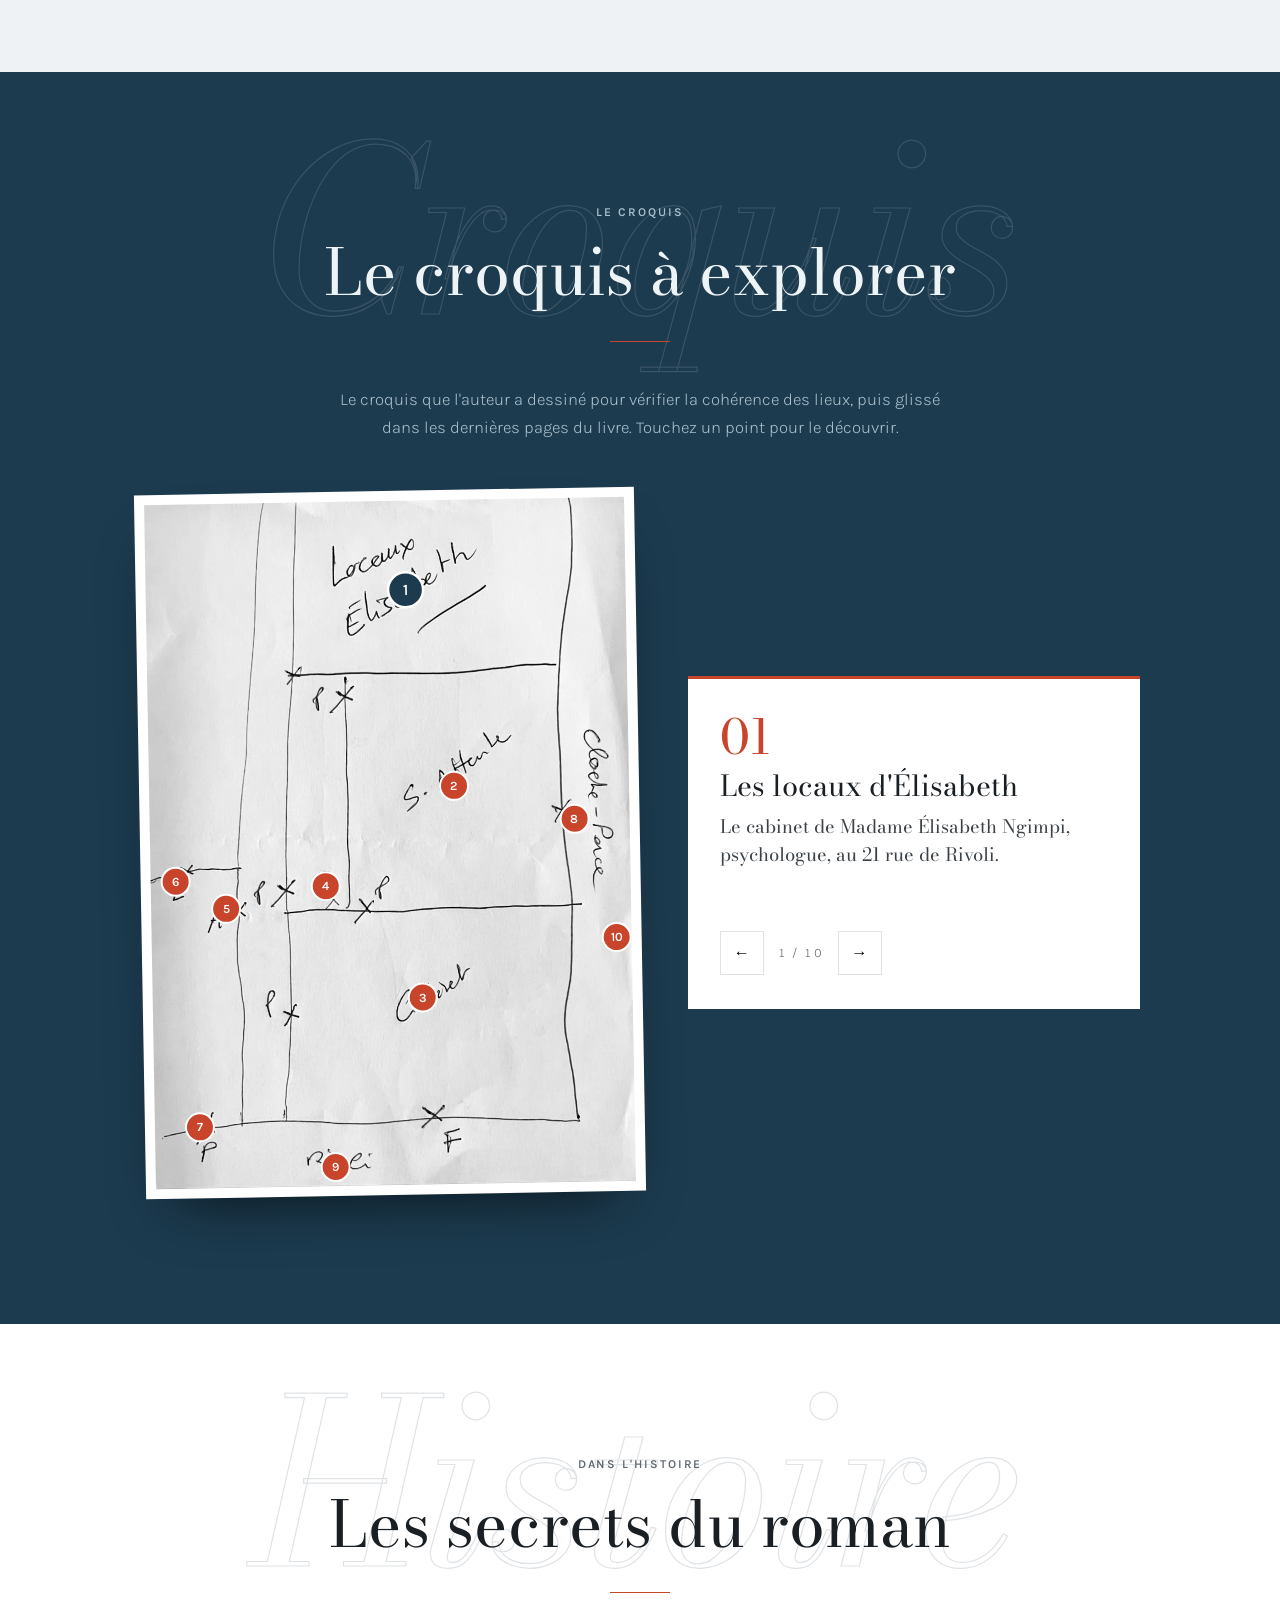
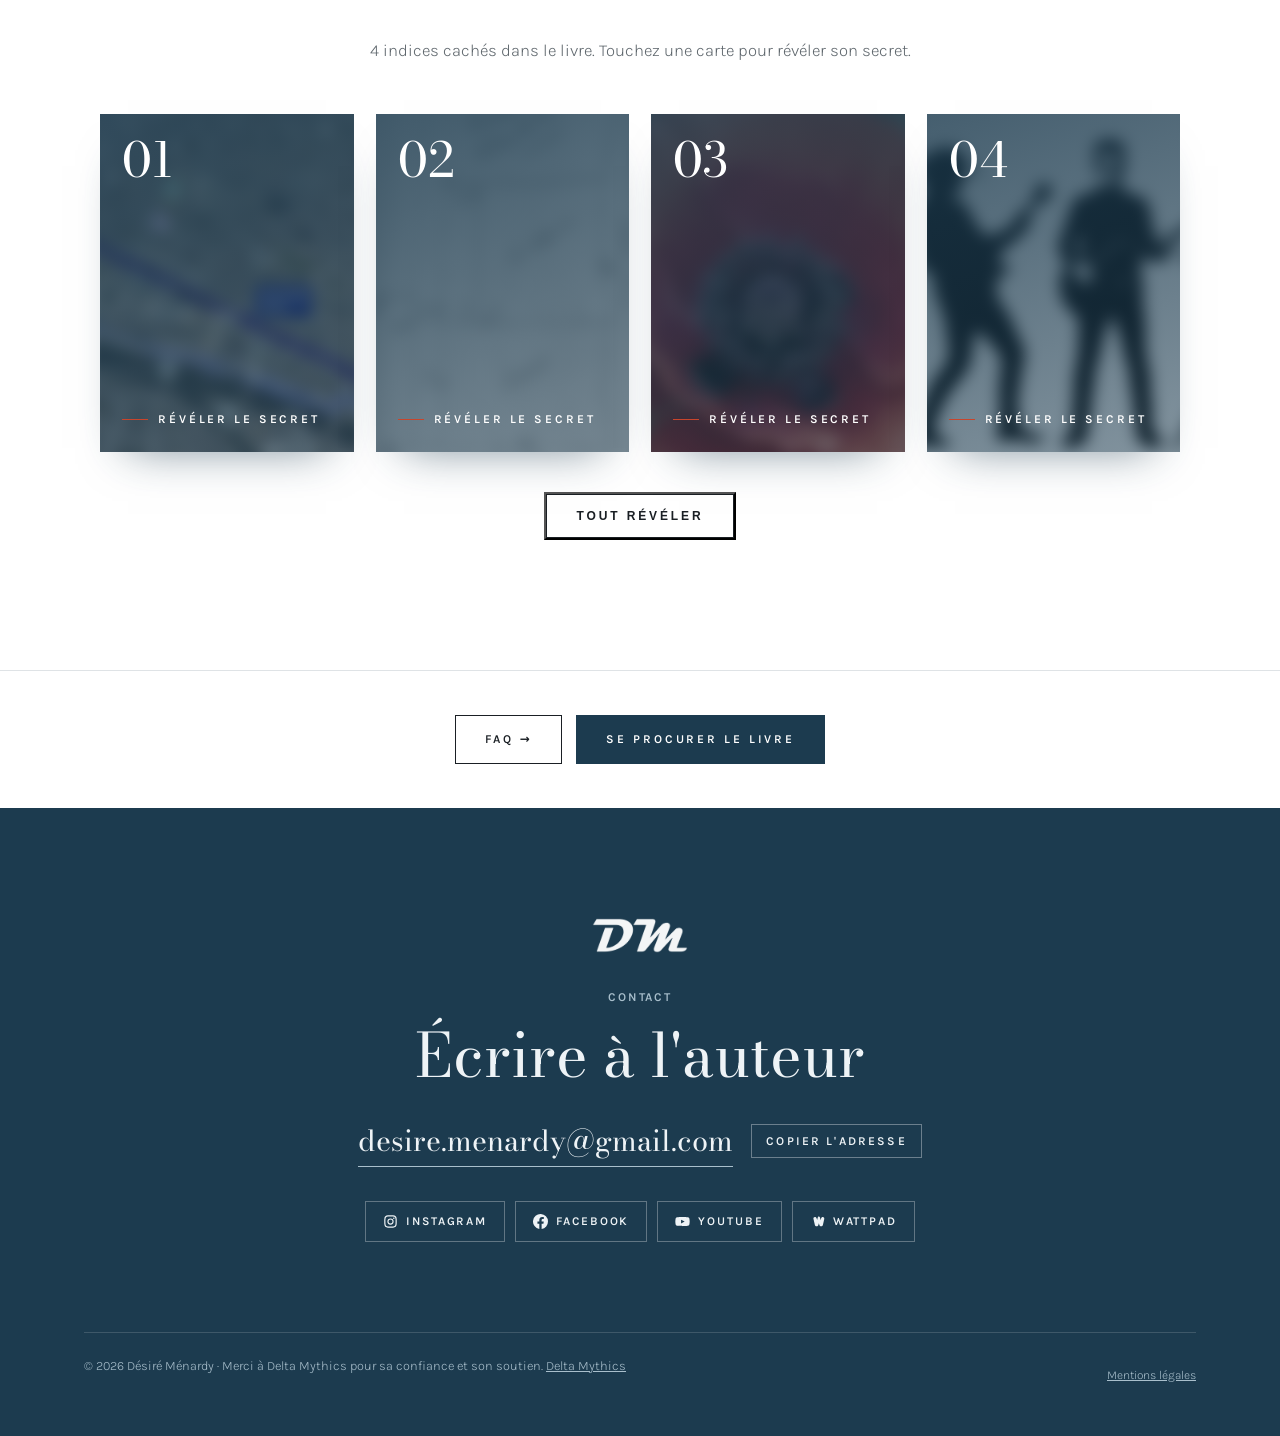
<file: backstage.html>
<!doctype html>
<html lang="fr">
<head>
<meta charset="utf-8">
<meta name="viewport" content="width=device-width, initial-scale=1, viewport-fit=cover">
<title>Backstage · Une vie rêvée · Désiré Ménardy</title>
<link rel="icon" type="image/png" sizes="32x32" href="images/favicon-32.png">
<link rel="icon" type="image/png" sizes="16x16" href="images/favicon-16.png">
<link rel="apple-touch-icon" href="images/apple-touch-icon.png">
<link rel="manifest" href="site.webmanifest">
<meta name="theme-color" content="#1c3b4f">
<link rel="stylesheet" href="assets/polices.css">
<link rel="stylesheet" href="assets/site.css">
</head>
<body>
<div id="site"></div>
<script src="assets/secours.js"></script>
<script src="assets/site.js"></script>
<script src="assets/livre.js"></script>
<script>
afficherLivre('backstage');
</script>
</body>
</html>
</file>
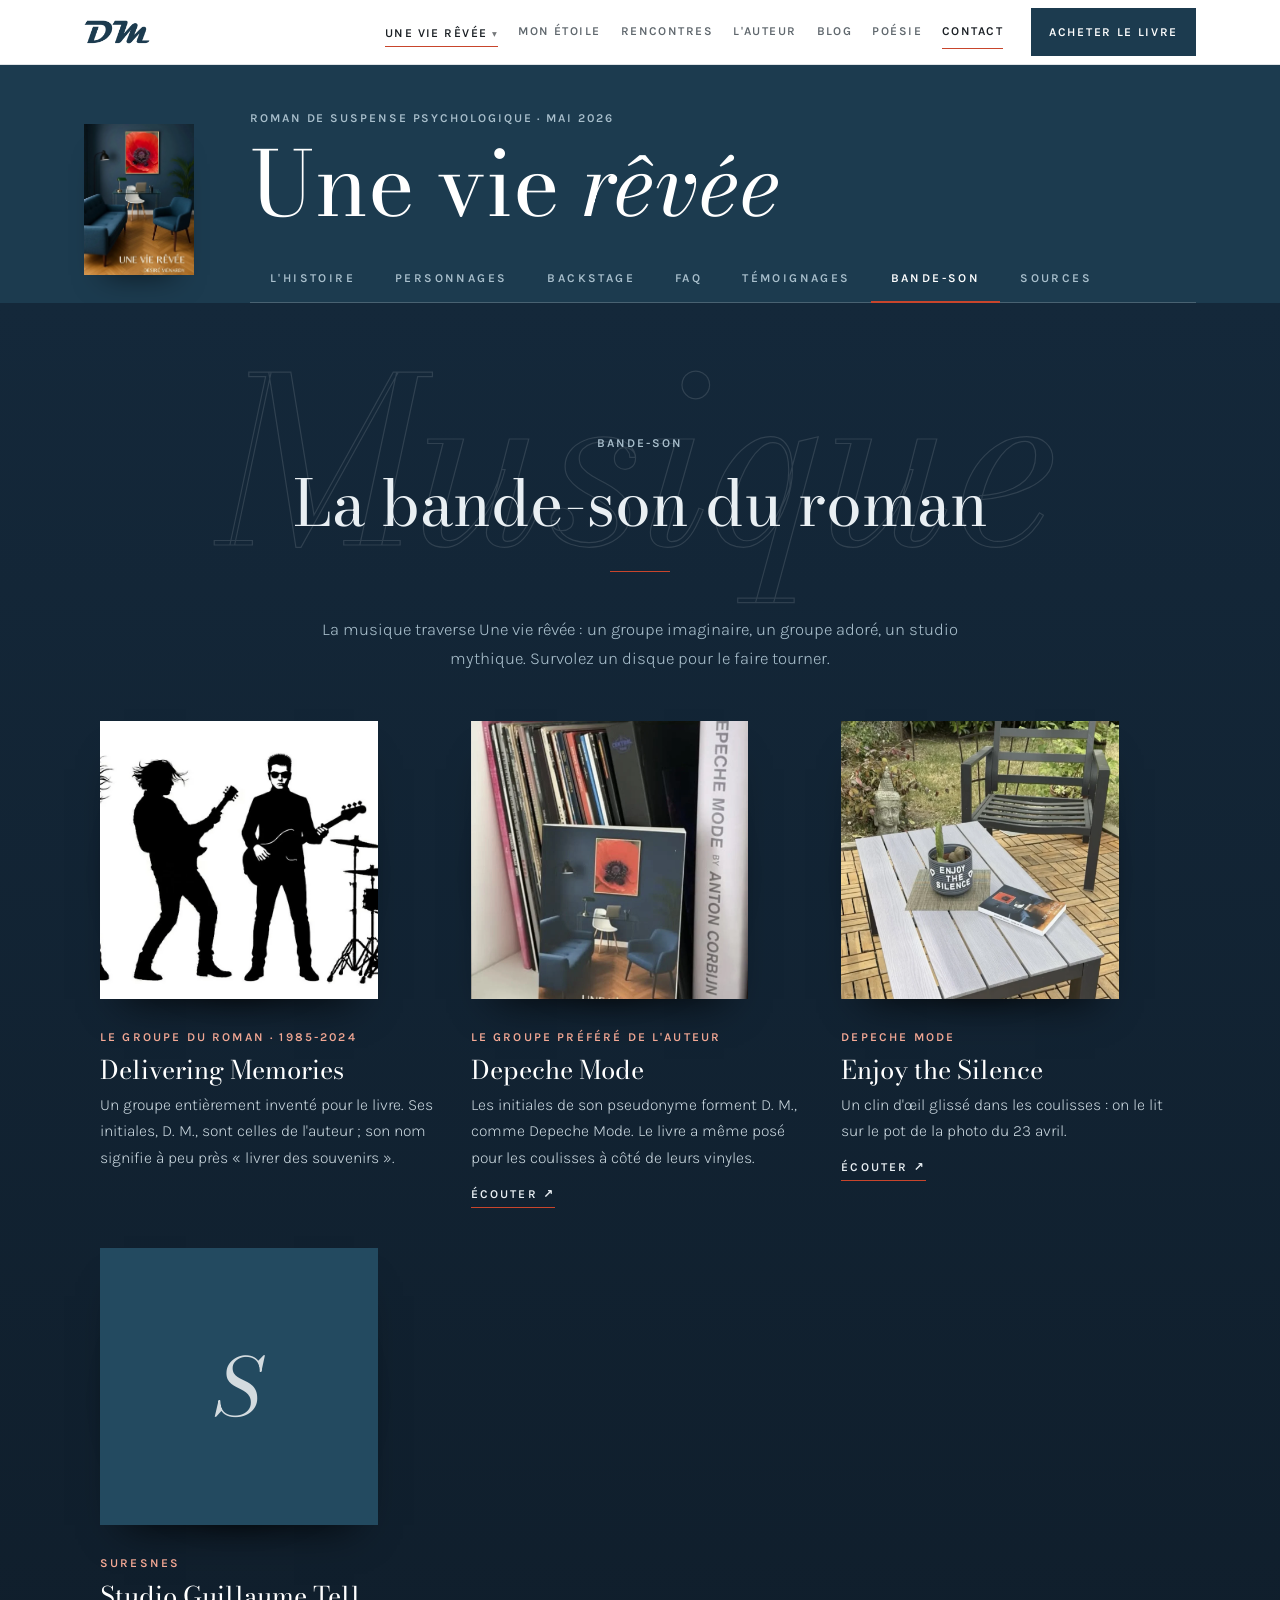
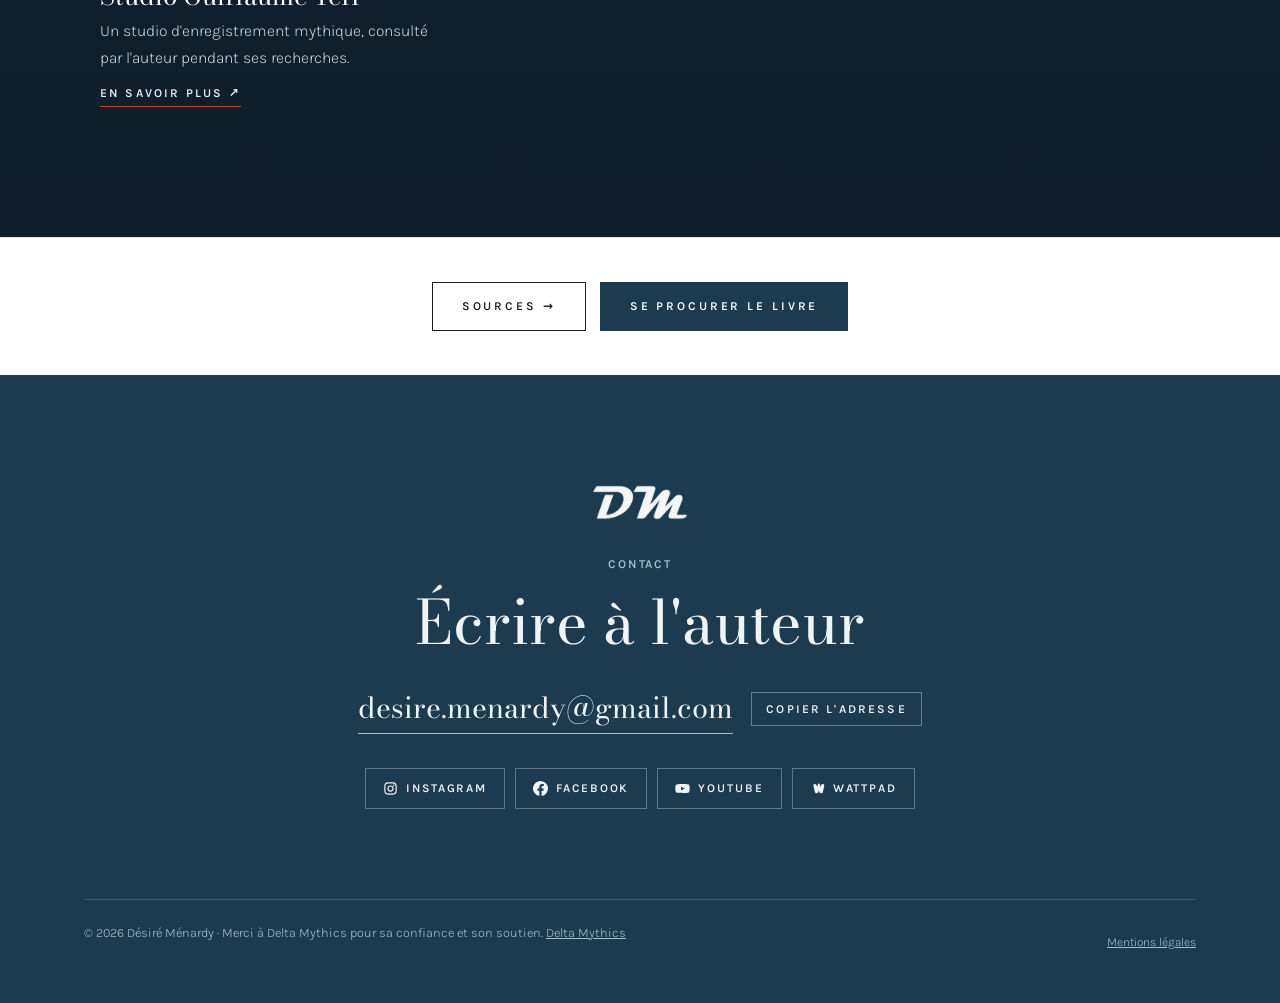
<file: bande-son.html>
<!doctype html>
<html lang="fr">
<head>
<meta charset="utf-8">
<meta name="viewport" content="width=device-width, initial-scale=1, viewport-fit=cover">
<title>Bande-son · Une vie rêvée · Désiré Ménardy</title>
<link rel="icon" type="image/png" sizes="32x32" href="images/favicon-32.png">
<link rel="icon" type="image/png" sizes="16x16" href="images/favicon-16.png">
<link rel="apple-touch-icon" href="images/apple-touch-icon.png">
<link rel="manifest" href="site.webmanifest">
<meta name="theme-color" content="#1c3b4f">
<link rel="stylesheet" href="assets/polices.css">
<link rel="stylesheet" href="assets/site.css">
</head>
<body>
<div id="site"></div>
<script src="assets/secours.js"></script>
<script src="assets/site.js"></script>
<script src="assets/livre.js"></script>
<script>
afficherLivre('musique');
</script>
</body>
</html>
</file>
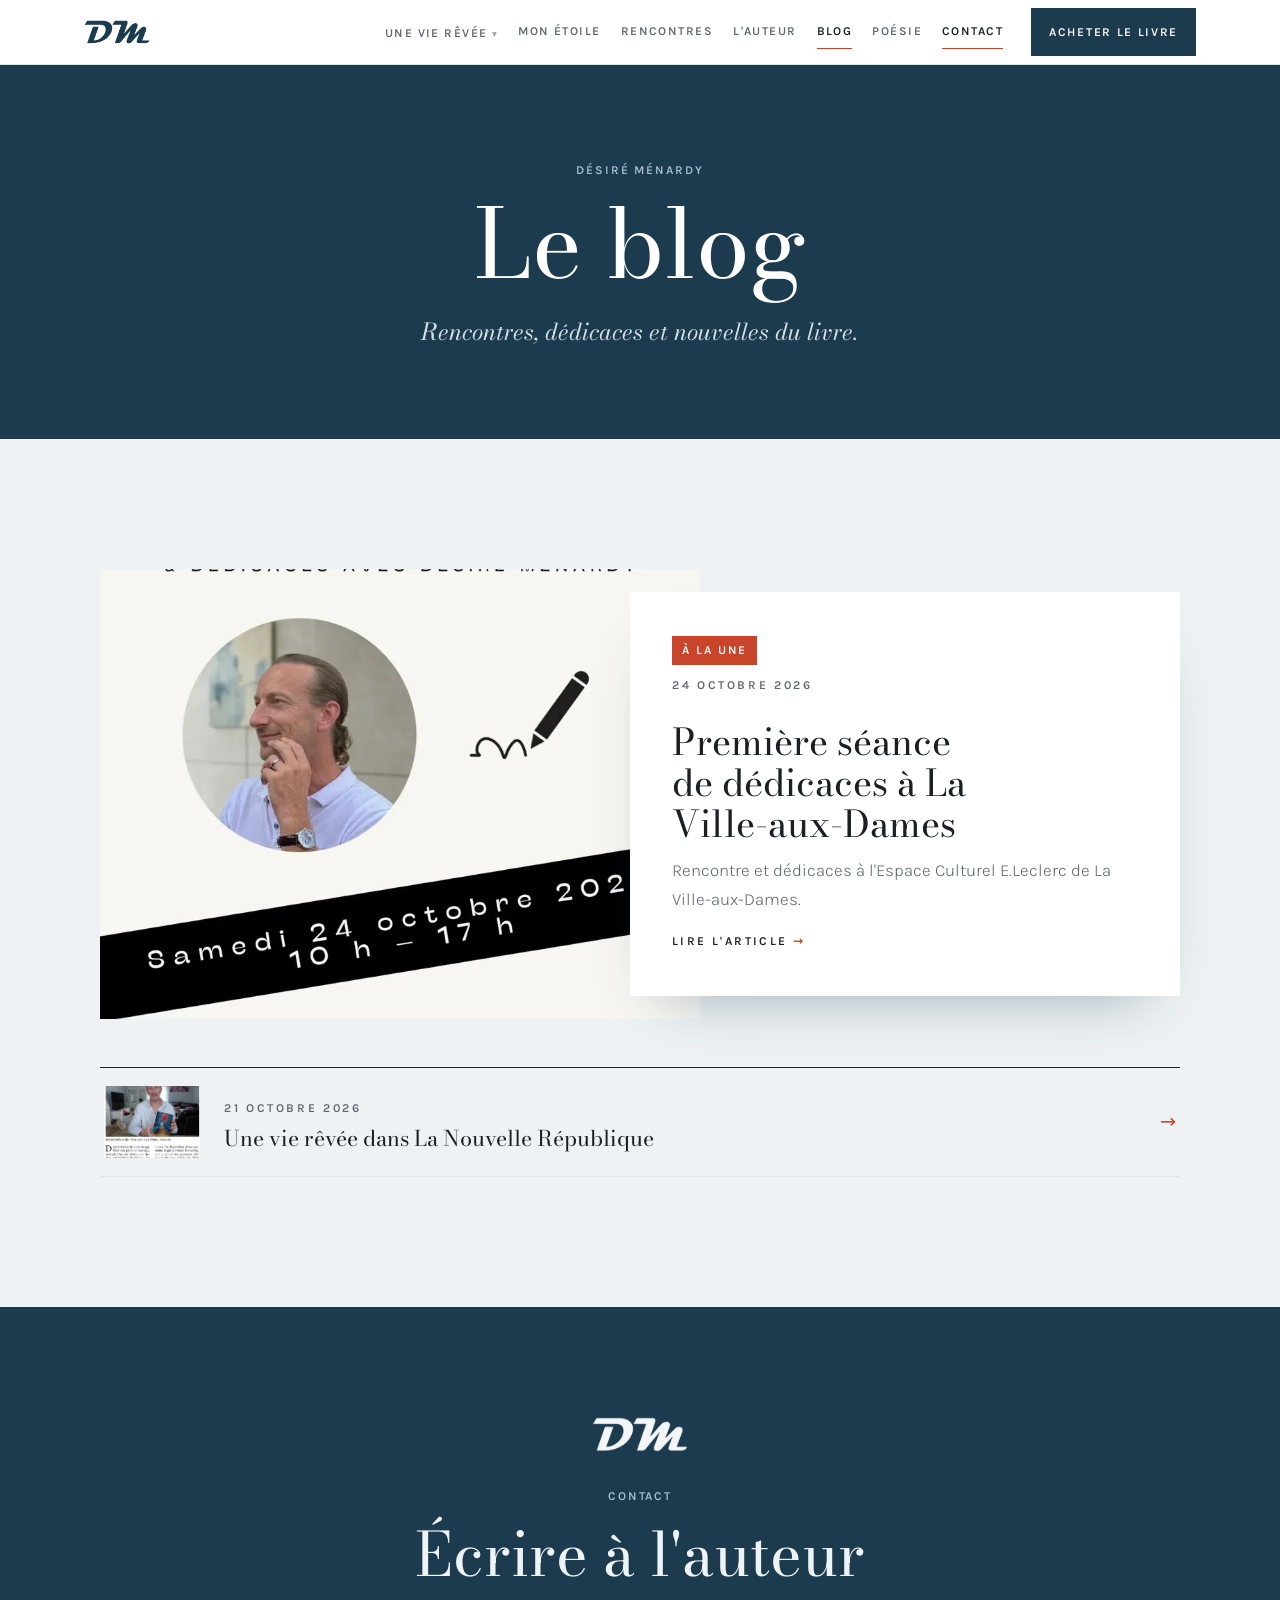
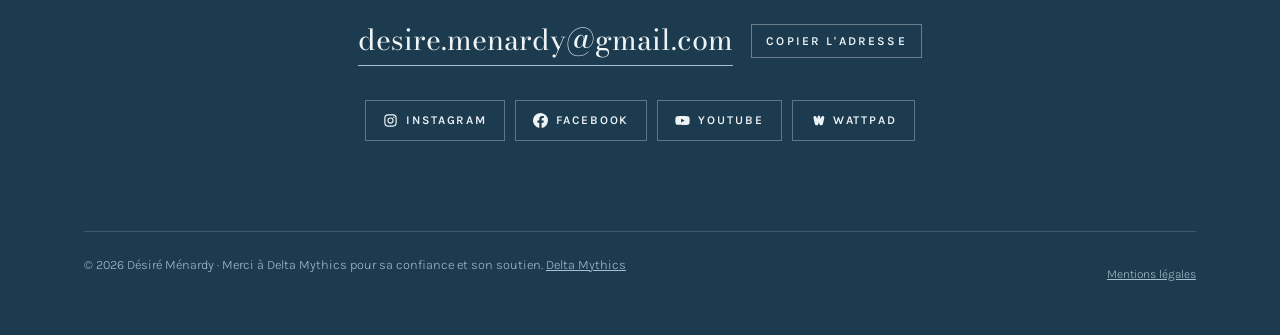
<file: blog.html>
<!doctype html>
<html lang="fr">
<head>
<meta charset="utf-8">
<meta name="viewport" content="width=device-width, initial-scale=1, viewport-fit=cover">
<title>Blog · Désiré Ménardy</title>
<link rel="icon" type="image/png" sizes="32x32" href="images/favicon-32.png">
<link rel="icon" type="image/png" sizes="16x16" href="images/favicon-16.png">
<link rel="apple-touch-icon" href="images/apple-touch-icon.png">
<link rel="manifest" href="site.webmanifest">
<meta name="theme-color" content="#1c3b4f">
<link rel="stylesheet" href="assets/polices.css">
<link rel="stylesheet" href="assets/site.css">
</head>
<body>
<div id="site"></div>
<script src="assets/secours.js"></script>
<script src="assets/site.js"></script>
<script>
chargerContenu().then(d => {
  const A = d.auteur;
  document.title = `Blog · ${A.nom}`;
  document.getElementById('site').innerHTML = nav(d, false) + `
  <main>
    ${enTete({lab: esc(A.nom), titre: 'Le blog', sous: 'Rencontres, dédicaces et nouvelles du livre.'})}
    <section class="rubrique r-doux"><div class="w">
      ${blocBlog(d, 0, 2)}
    </div></section>
  </main>` + pied(d);
  finaliser();
});
</script>
</body>
</html>
</file>
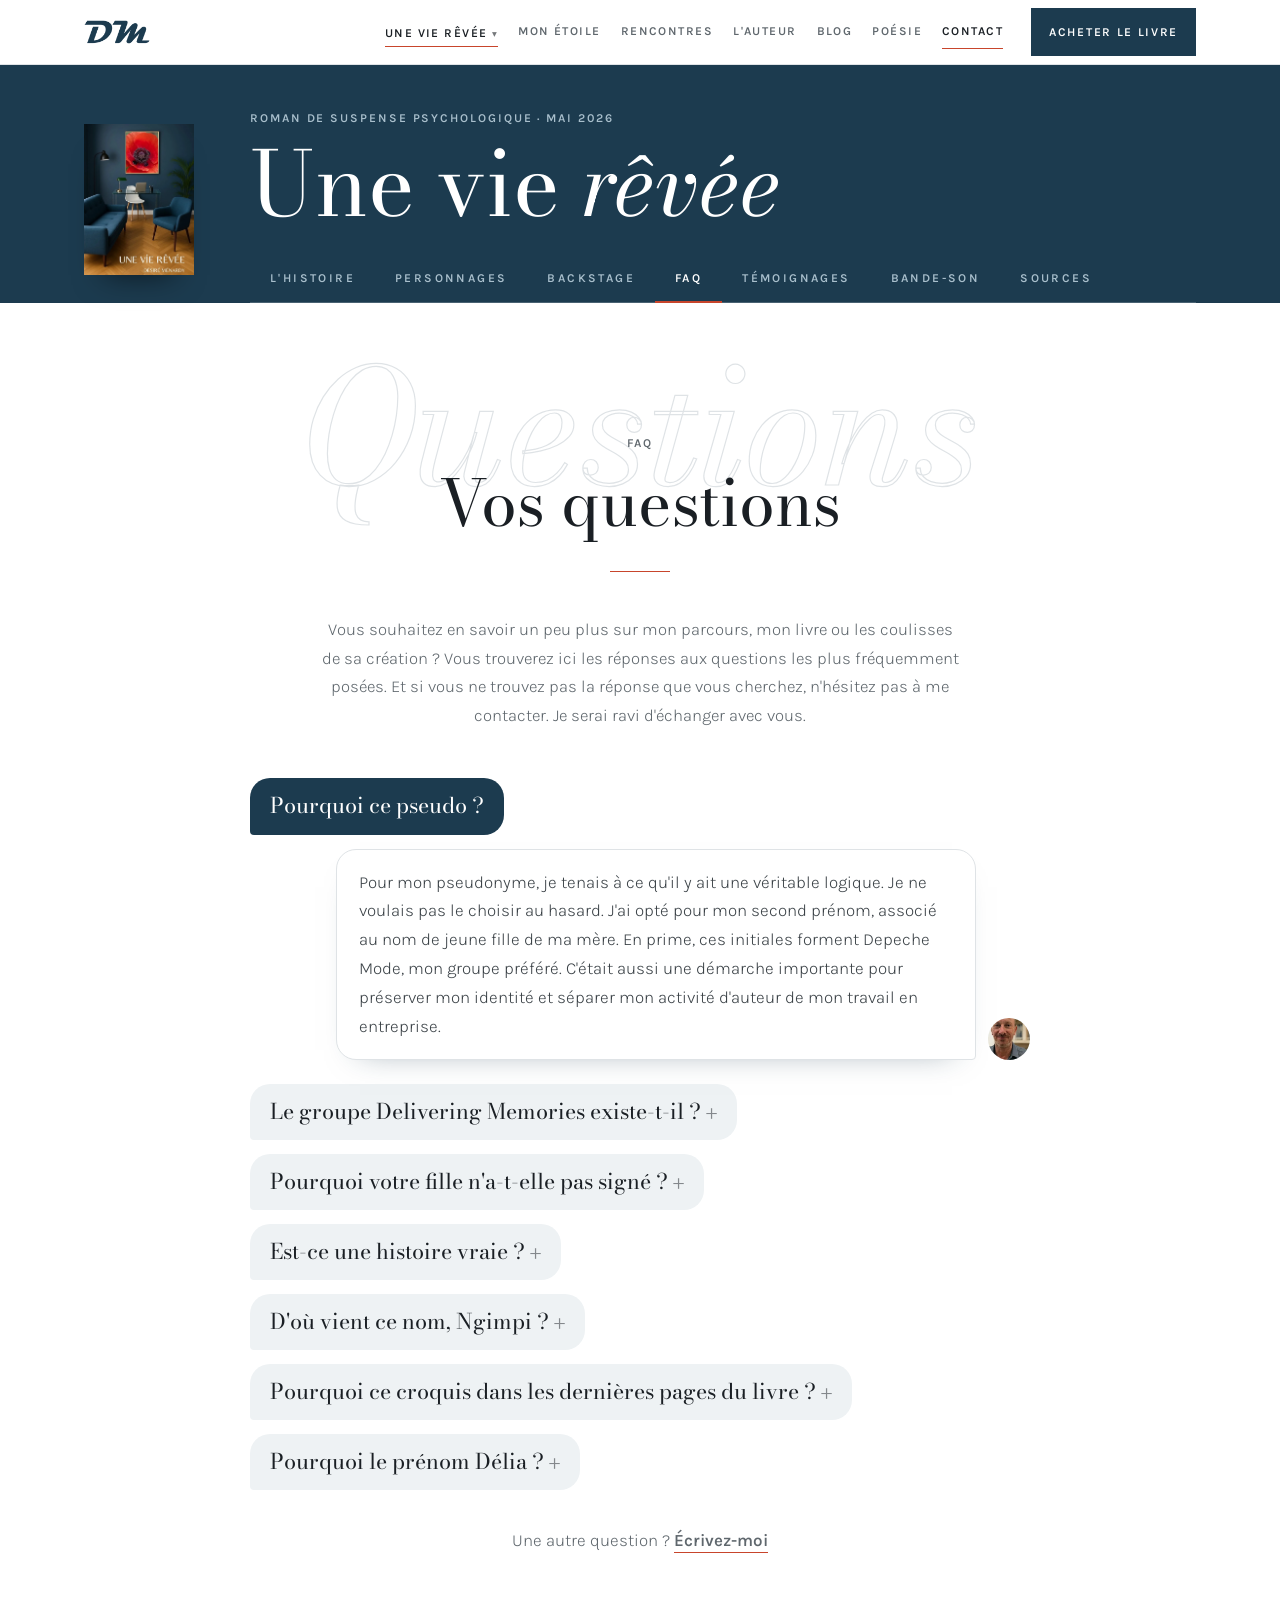
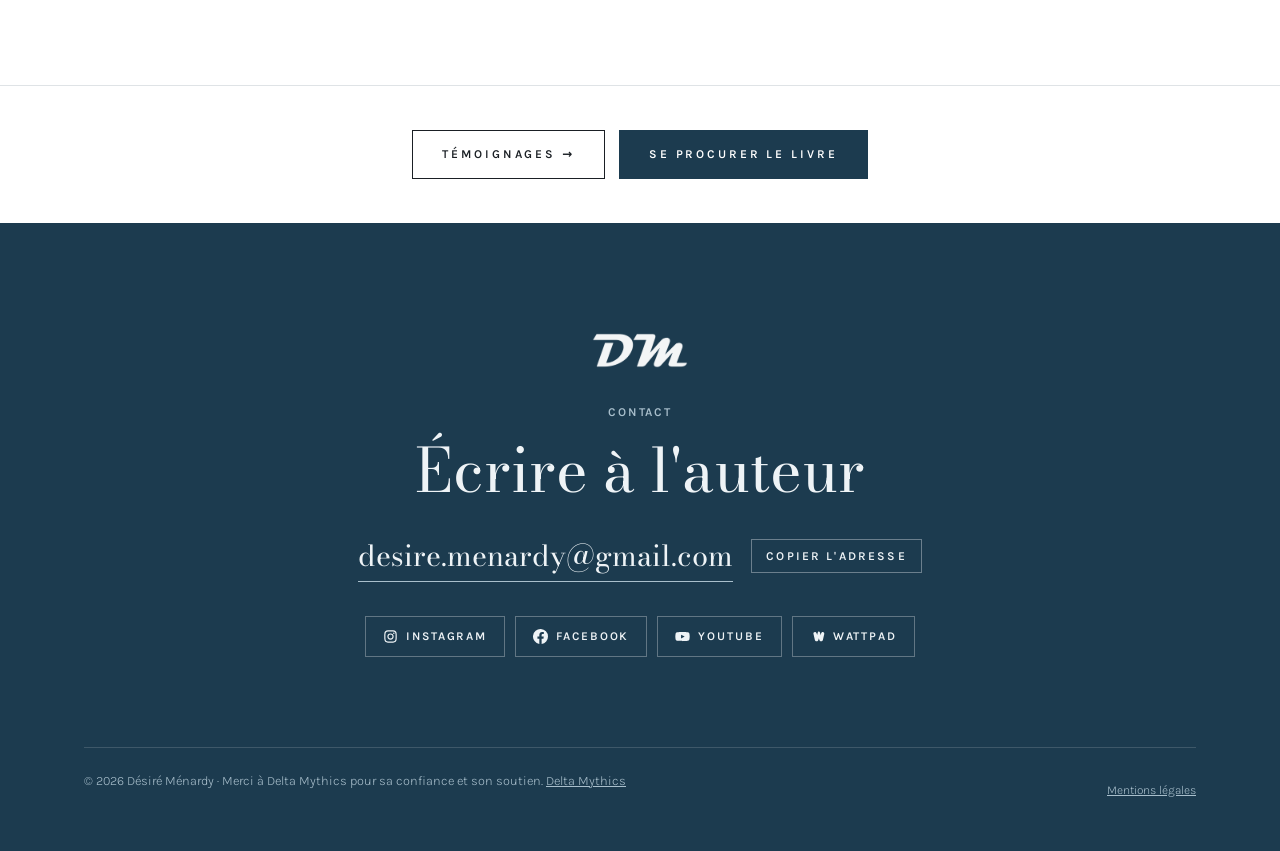
<file: faq.html>
<!doctype html>
<html lang="fr">
<head>
<meta charset="utf-8">
<meta name="viewport" content="width=device-width, initial-scale=1, viewport-fit=cover">
<title>FAQ · Une vie rêvée · Désiré Ménardy</title>
<link rel="icon" type="image/png" sizes="32x32" href="images/favicon-32.png">
<link rel="icon" type="image/png" sizes="16x16" href="images/favicon-16.png">
<link rel="apple-touch-icon" href="images/apple-touch-icon.png">
<link rel="manifest" href="site.webmanifest">
<meta name="theme-color" content="#1c3b4f">
<link rel="stylesheet" href="assets/polices.css">
<link rel="stylesheet" href="assets/site.css">
</head>
<body>
<div id="site"></div>
<script src="assets/secours.js"></script>
<script src="assets/site.js"></script>
<script src="assets/livre.js"></script>
<script>
afficherLivre('faq');
</script>
</body>
</html>
</file>
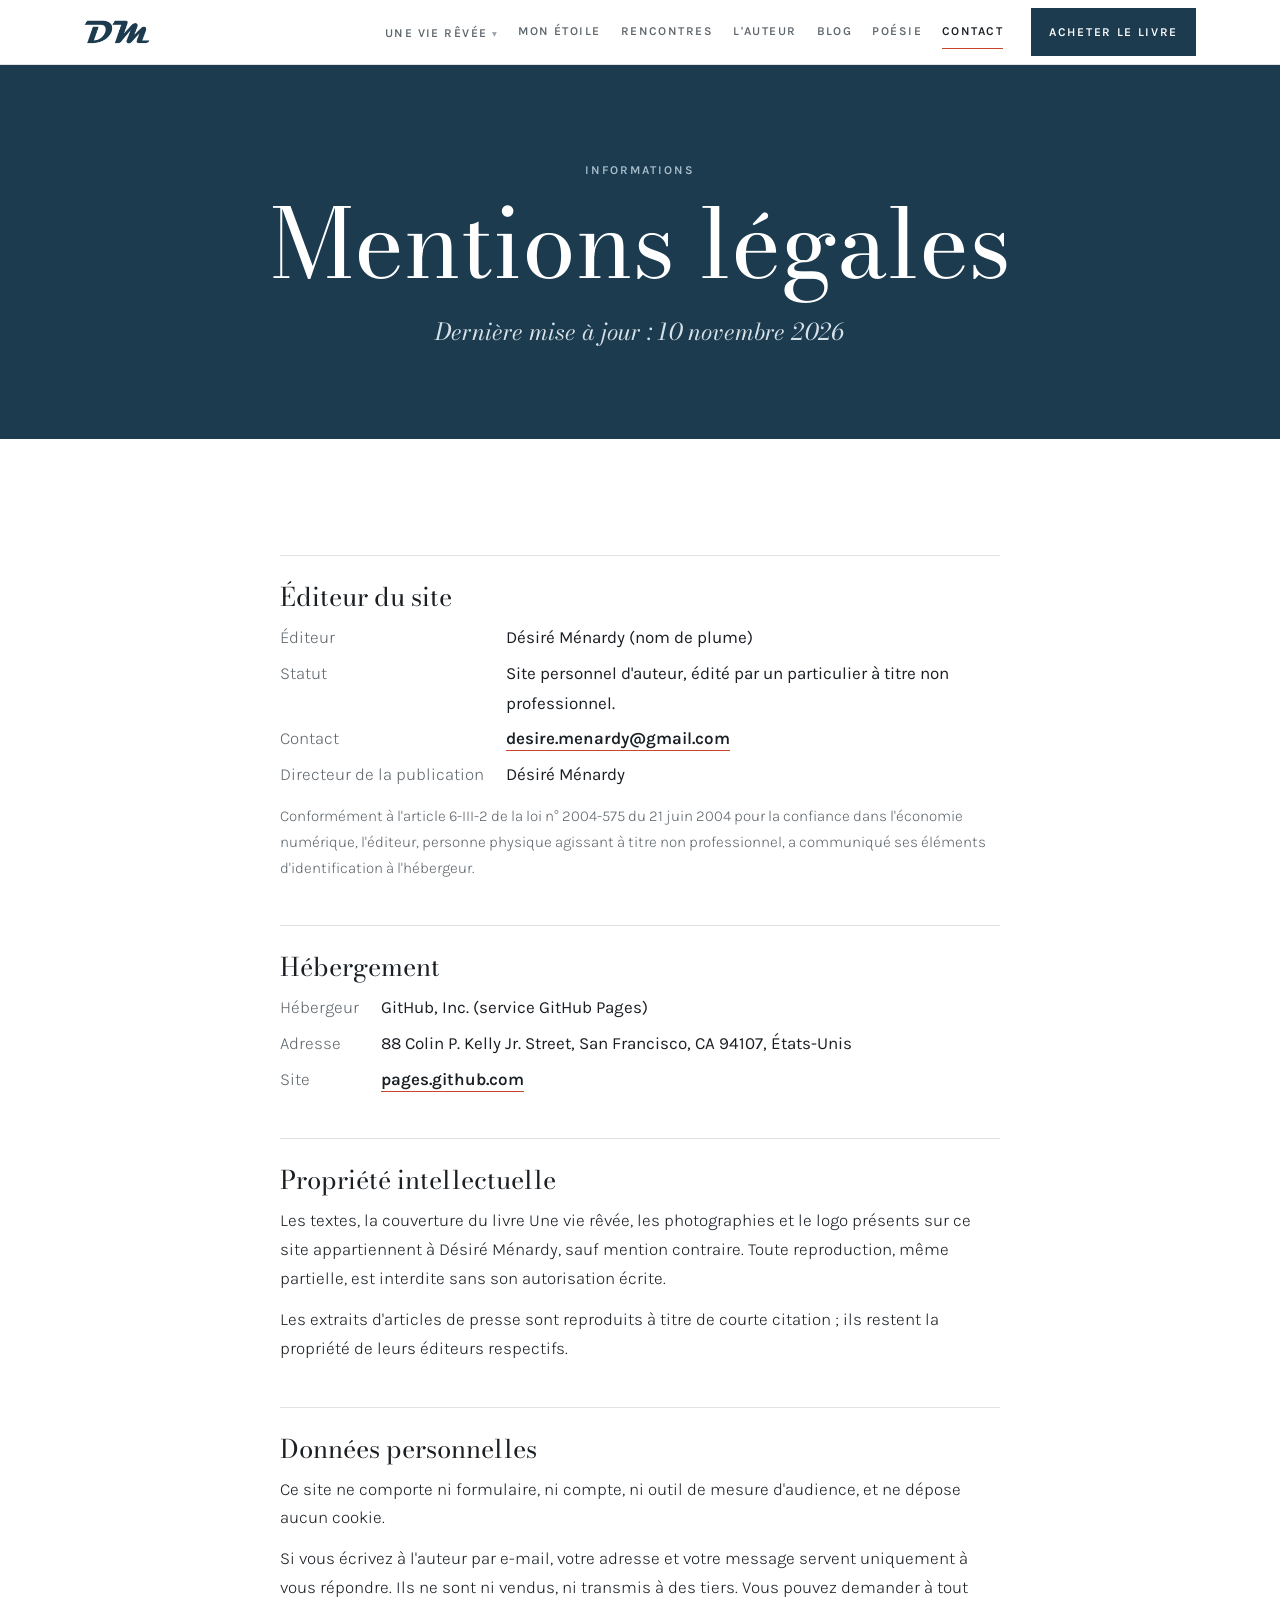
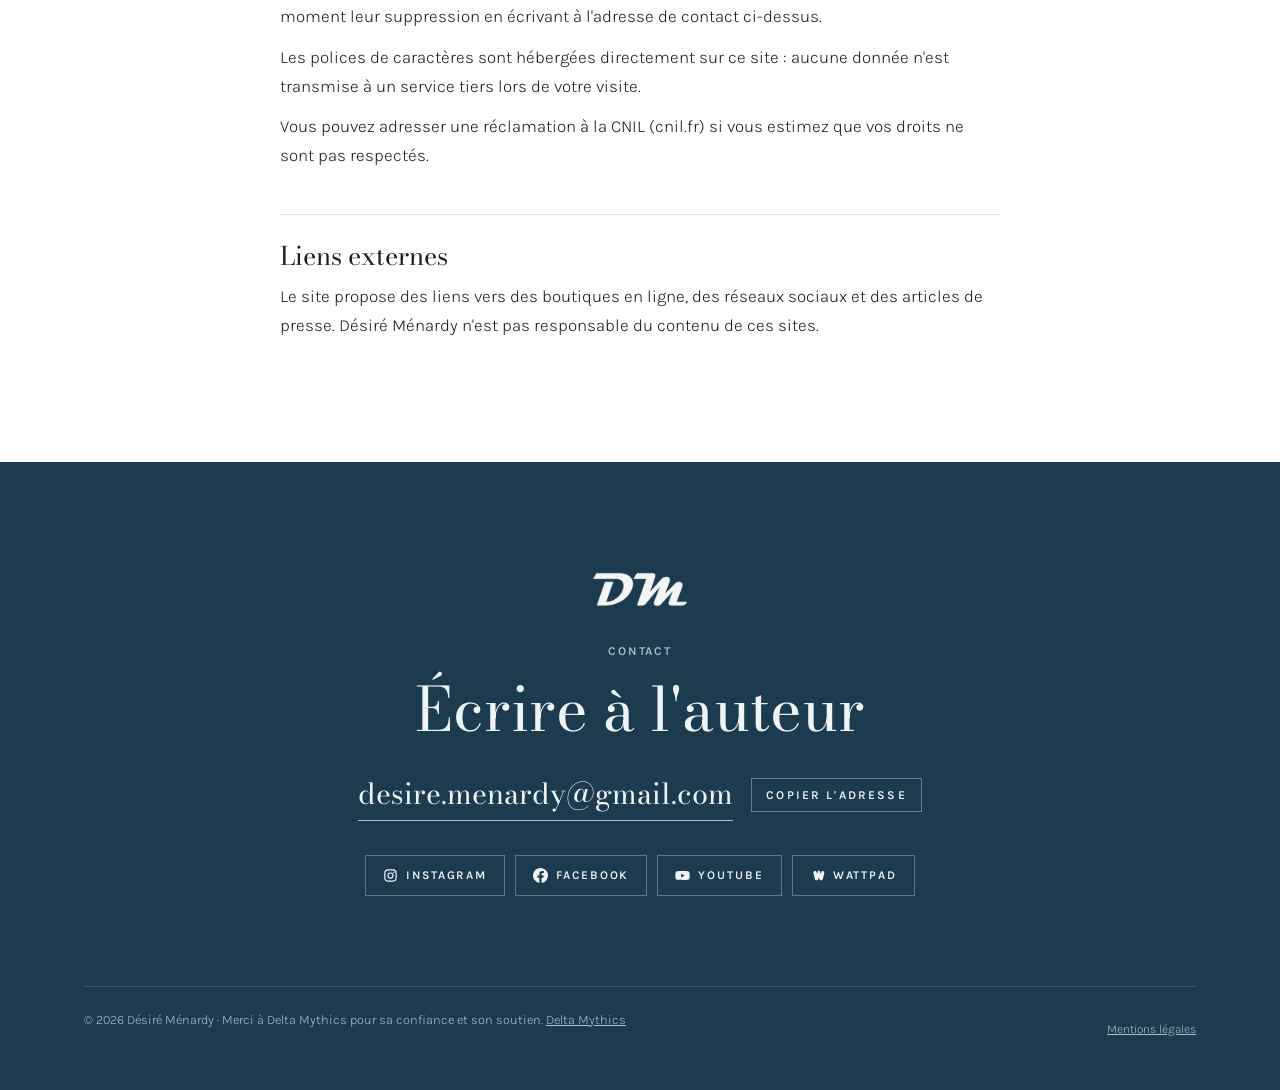
<file: mentions-legales.html>
<!doctype html>
<html lang="fr">
<head>
<meta charset="utf-8">
<meta name="viewport" content="width=device-width, initial-scale=1, viewport-fit=cover">
<title>Mentions légales · Désiré Ménardy</title>
<meta name="robots" content="noindex">
<link rel="icon" type="image/png" sizes="32x32" href="images/favicon-32.png">
<link rel="icon" type="image/png" sizes="16x16" href="images/favicon-16.png">
<link rel="apple-touch-icon" href="images/apple-touch-icon.png">
<link rel="manifest" href="site.webmanifest">
<meta name="theme-color" content="#1c3b4f">
<link rel="stylesheet" href="assets/polices.css">
<link rel="stylesheet" href="assets/site.css">
</head>
<body>
<div id="site"></div>
<script src="assets/secours.js"></script>
<script src="assets/site.js"></script>
<script>
chargerContenu().then(d => {
  const M = d.mentions || {}, A = d.auteur;
  // Une valeur commençant par « À compléter » est surlignée pour ne pas être oubliée
  const v = x => /^à compléter/i.test(x || '') ? `<span class="a-completer">${esc(x)}</span>` : esc(x);
  document.title = `Mentions légales · ${A.nom}`;
  document.getElementById('site').innerHTML = nav(d, false) + `
  <main>${enTete({lab: 'Informations', titre: 'Mentions légales', sous: M.majLe ? `Dernière mise à jour : ${dateFr(M.majLe)}` : ''})}
  <div class="w legal"><div class="texte">

    <h2>Éditeur du site</h2>
    <dl>
      <dt>Éditeur</dt><dd>${v(M.editeur)}</dd>
      ${M.statut ? `<dt>Statut</dt><dd>${v(M.statut)}</dd>` : ''}
      <dt>Contact</dt><dd>${M.email ? `<a class="lien" href="mailto:${esc(M.email)}">${esc(M.email)}</a>` : ''}</dd>
      <dt>Directeur de la publication</dt><dd>${v(M.directeur)}</dd>
    </dl>
    <p style="margin-top:14px;color:var(--gris);font-size:.95rem">Conformément à l'article 6-III-2 de la loi n° 2004-575 du 21 juin 2004 pour la confiance dans l'économie numérique, l'éditeur, personne physique agissant à titre non professionnel, a communiqué ses éléments d'identification à l'hébergeur.</p>

    <h2>Hébergement</h2>
    <dl>
      <dt>Hébergeur</dt><dd>${v(M.hebergeurNom)}</dd>
      <dt>Adresse</dt><dd>${v(M.hebergeurAdresse)}</dd>
      ${M.hebergeurSite ? `<dt>Site</dt><dd><a class="lien" href="${url(M.hebergeurSite)}" target="_blank" rel="noopener">${esc(M.hebergeurSite.replace(/^https?:\/\//, ''))}</a></dd>` : ''}
    </dl>

    <h2>Propriété intellectuelle</h2>
    <p>Les textes, la couverture du livre ${esc(d.livre.titre)}, les photographies et le logo présents sur ce site appartiennent à ${esc(A.nom)}, sauf mention contraire. Toute reproduction, même partielle, est interdite sans son autorisation écrite.</p>
    <p>Les extraits d'articles de presse sont reproduits à titre de courte citation ; ils restent la propriété de leurs éditeurs respectifs.</p>

    <h2>Données personnelles</h2>
    ${(d.reglages || {}).goatcounter
      ? `<p>Ce site ne comporte ni formulaire ni compte, et ne dépose aucun cookie.</p>
    <p><b>Mesure d'audience.</b> Le site utilise GoatCounter pour compter les visites de façon anonyme : aucun cookie n'est déposé et aucune donnée ne permet de vous identifier ou de vous suivre d'un site à l'autre. Conformément aux recommandations de la CNIL, cet outil est dispensé de consentement.</p>`
      : `<p>Ce site ne comporte ni formulaire, ni compte, ni outil de mesure d'audience, et ne dépose aucun cookie.</p>`}
    <p>Si vous écrivez à l'auteur par e-mail, votre adresse et votre message servent uniquement à vous répondre. Ils ne sont ni vendus, ni transmis à des tiers. Vous pouvez demander à tout moment leur suppression en écrivant à l'adresse de contact ci-dessus.</p>
    <p>Les polices de caractères sont hébergées directement sur ce site : aucune donnée n'est transmise à un service tiers lors de votre visite.</p>
    <p>Vous pouvez adresser une réclamation à la CNIL (cnil.fr) si vous estimez que vos droits ne sont pas respectés.</p>

    <h2>Liens externes</h2>
    <p>Le site propose des liens vers des boutiques en ligne, des réseaux sociaux et des articles de presse. ${esc(A.nom)} n'est pas responsable du contenu de ces sites.</p>
  </div></div></main>` + pied(d);
  finaliser();
});
</script>
</body>
</html>
</file>
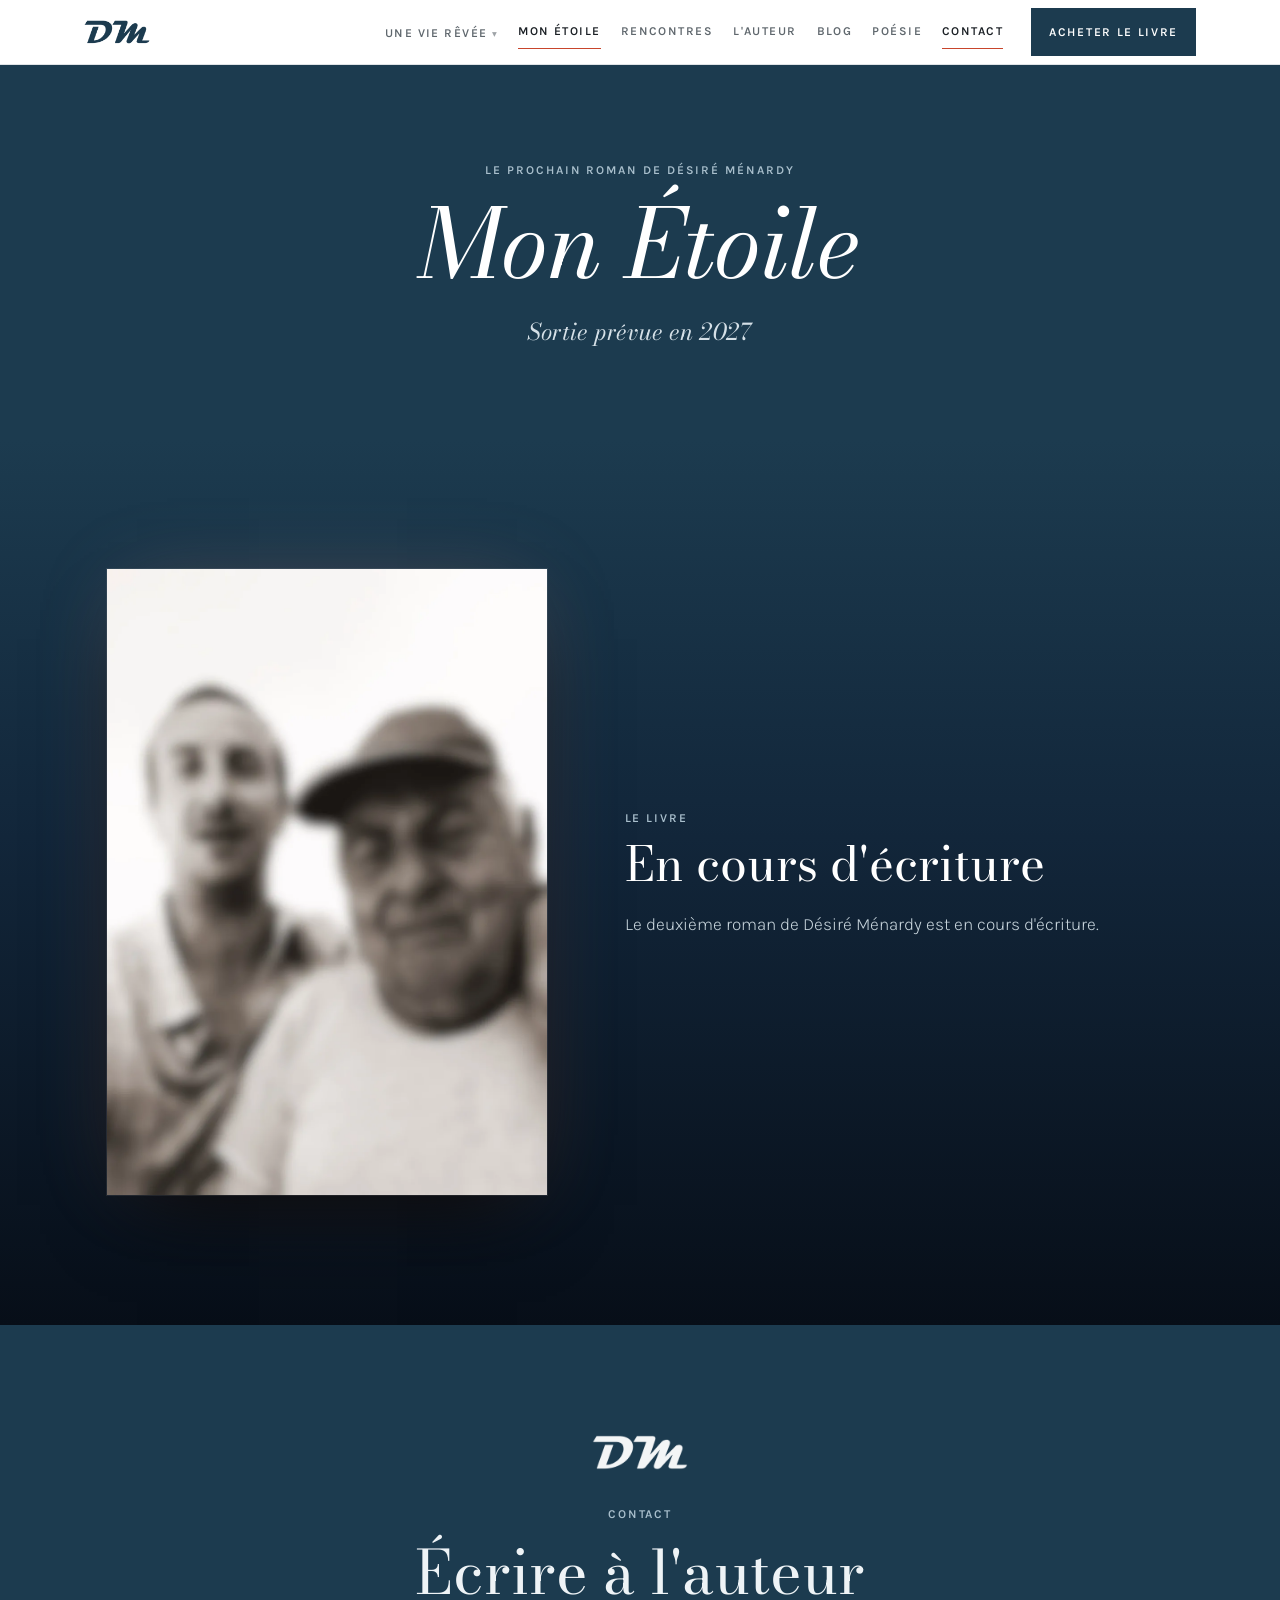
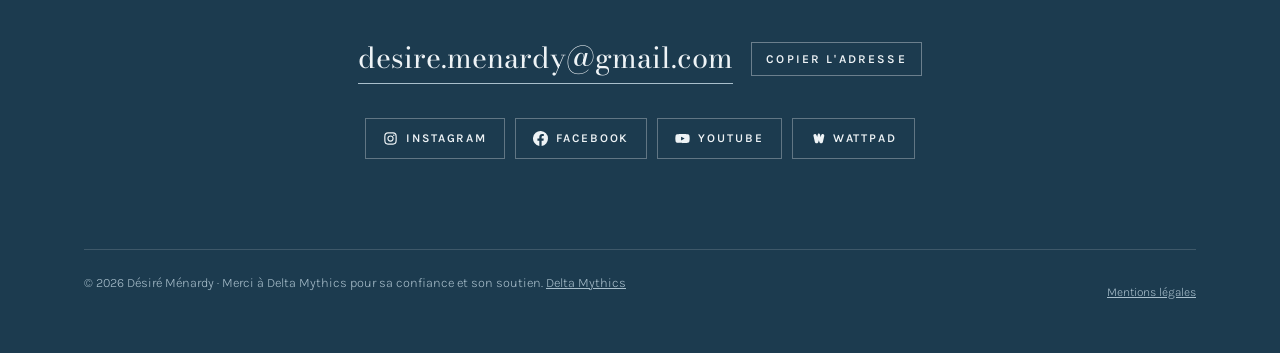
<file: mon-etoile.html>
<!doctype html>
<html lang="fr">
<head>
<meta charset="utf-8">
<meta name="viewport" content="width=device-width, initial-scale=1, viewport-fit=cover">
<title>Mon Étoile · Désiré Ménardy</title>
<link rel="icon" type="image/png" sizes="32x32" href="images/favicon-32.png">
<link rel="icon" type="image/png" sizes="16x16" href="images/favicon-16.png">
<link rel="apple-touch-icon" href="images/apple-touch-icon.png">
<link rel="manifest" href="site.webmanifest">
<meta name="theme-color" content="#1c3b4f">
<link rel="stylesheet" href="assets/polices.css">
<link rel="stylesheet" href="assets/site.css">
</head>
<body>
<div id="site"></div>
<script src="assets/secours.js"></script>
<script src="assets/site.js"></script>
<script>
chargerContenu().then(d => {
  const P = d.prochain, A = d.auteur, C = d.contact;
  document.title = `${P.titre} · ${A.nom}`;
  document.getElementById('site').innerHTML = nav(d, false) + `
  <main>
    ${enTete({lab: `Le prochain roman de ${esc(A.nom)}`, titre: `<em>${esc(P.titre)}</em>`, sous: P.annee ? `Sortie prévue en ${esc(P.annee)}` : ''})}
    <section class="rubrique ciel"><div class="astres" aria-hidden="true"></div><span class="filante" aria-hidden="true"></span><div class="w">
      <div class="etoile-page">
        ${P.image ? `<img src="${img(P.image)}" data-loupe alt="${esc(P.titre)}">` : '<span></span>'}
        <div>
          <div class="lab">Le livre</div>
          <h2>En cours d'écriture</h2>
          <div class="txt">${paras(P.resume || P.texte)}</div>
        </div>
      </div>
    </div></section>
  </main>` + pied(d);
  finaliser();
  if (window.PRERENDU) return;
  // Ciel étoilé : les étoiles s'allument une à une quand on arrive sur la section
  const ciel = document.querySelector('.ciel'), astres = ciel.querySelector('.astres');
  for (let i = 0; i < 90; i++) {
    const s = document.createElement('span'); s.className = 'astre';
    s.style.cssText = `left:${Math.random() * 100}%;top:${Math.pow(Math.random(), 1.4) * 100}%;--t:${(Math.random() * 2 + 1).toFixed(1)}px;--o:${(Math.random() * .6 + .35).toFixed(2)};--d:${(Math.random() * 4 + 3).toFixed(1)}s;--r:${(i * .06 + Math.random()).toFixed(2)}s`;
    astres.appendChild(s);
  }
  new IntersectionObserver((es, o) => es.forEach(e => { if (e.isIntersecting) { ciel.classList.add('allume'); o.disconnect(); } }), {threshold: .15}).observe(ciel);
});
</script>
</body>
</html>
</file>
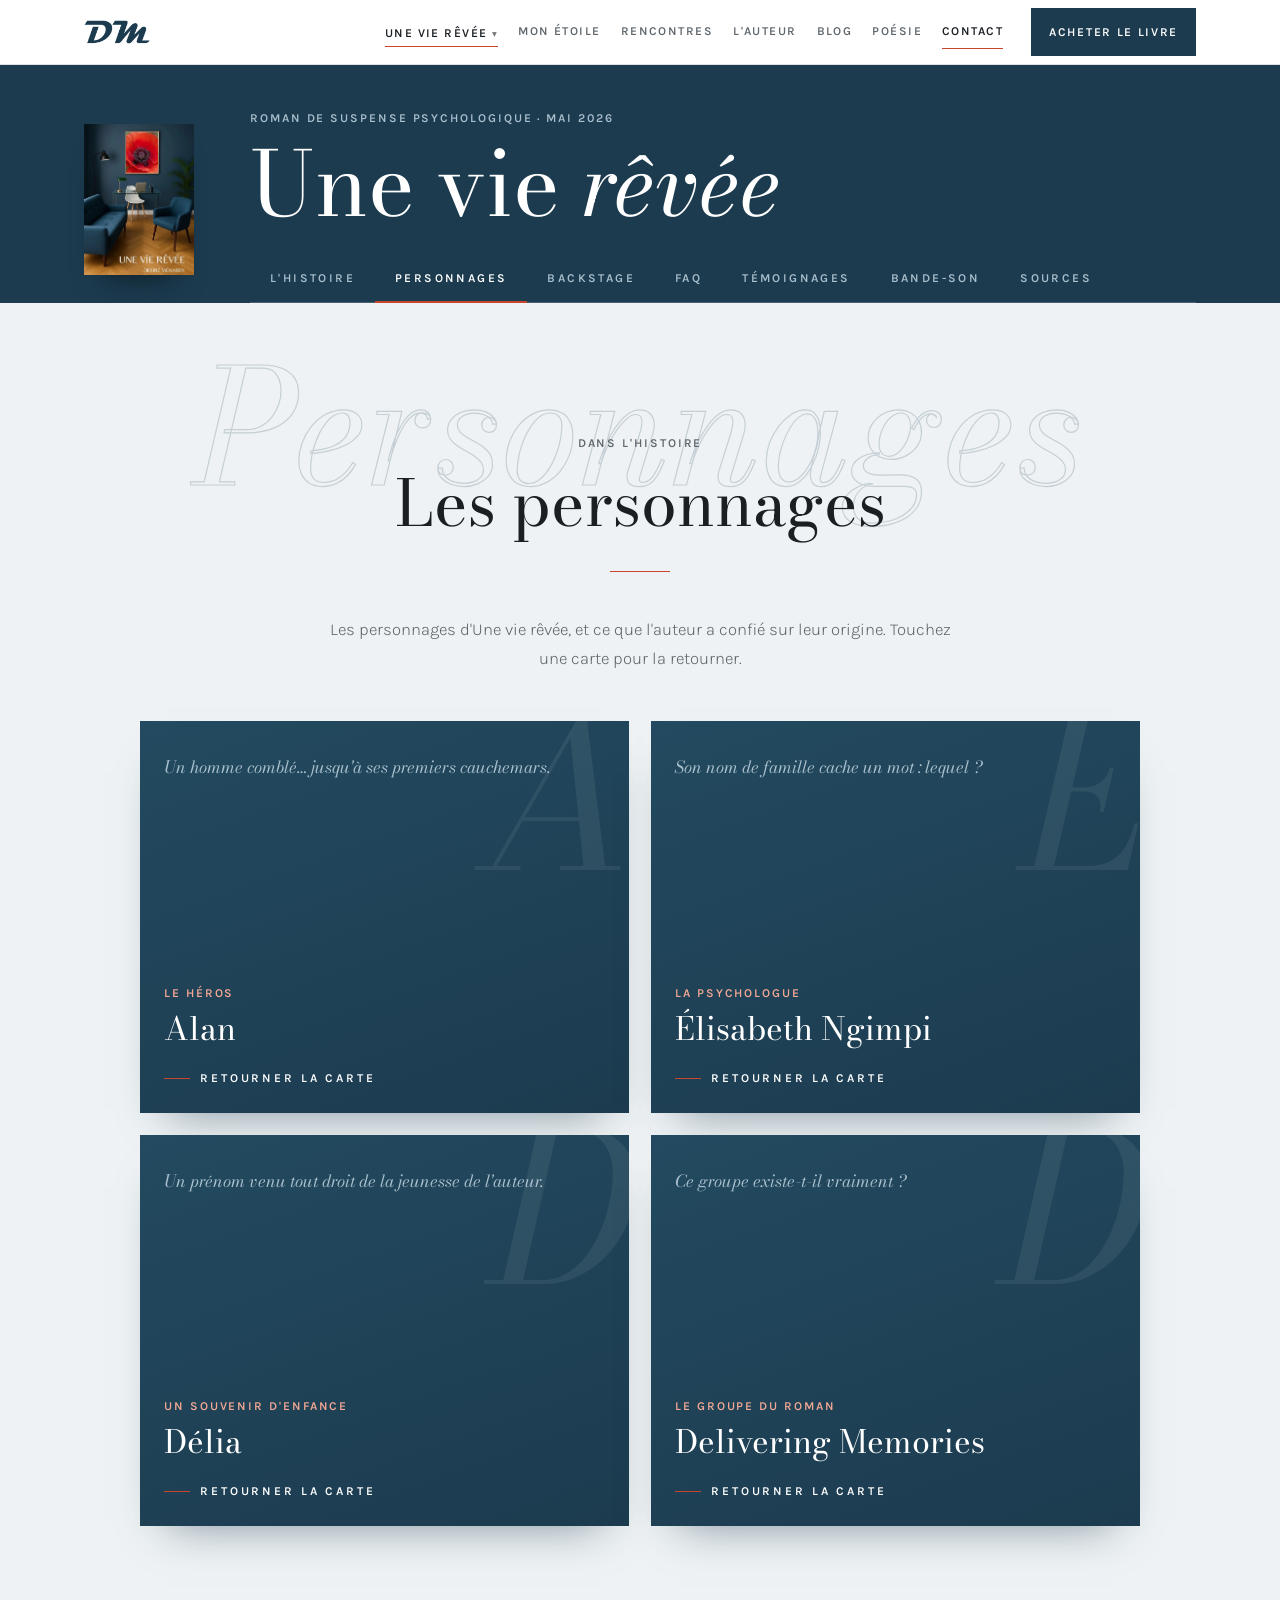
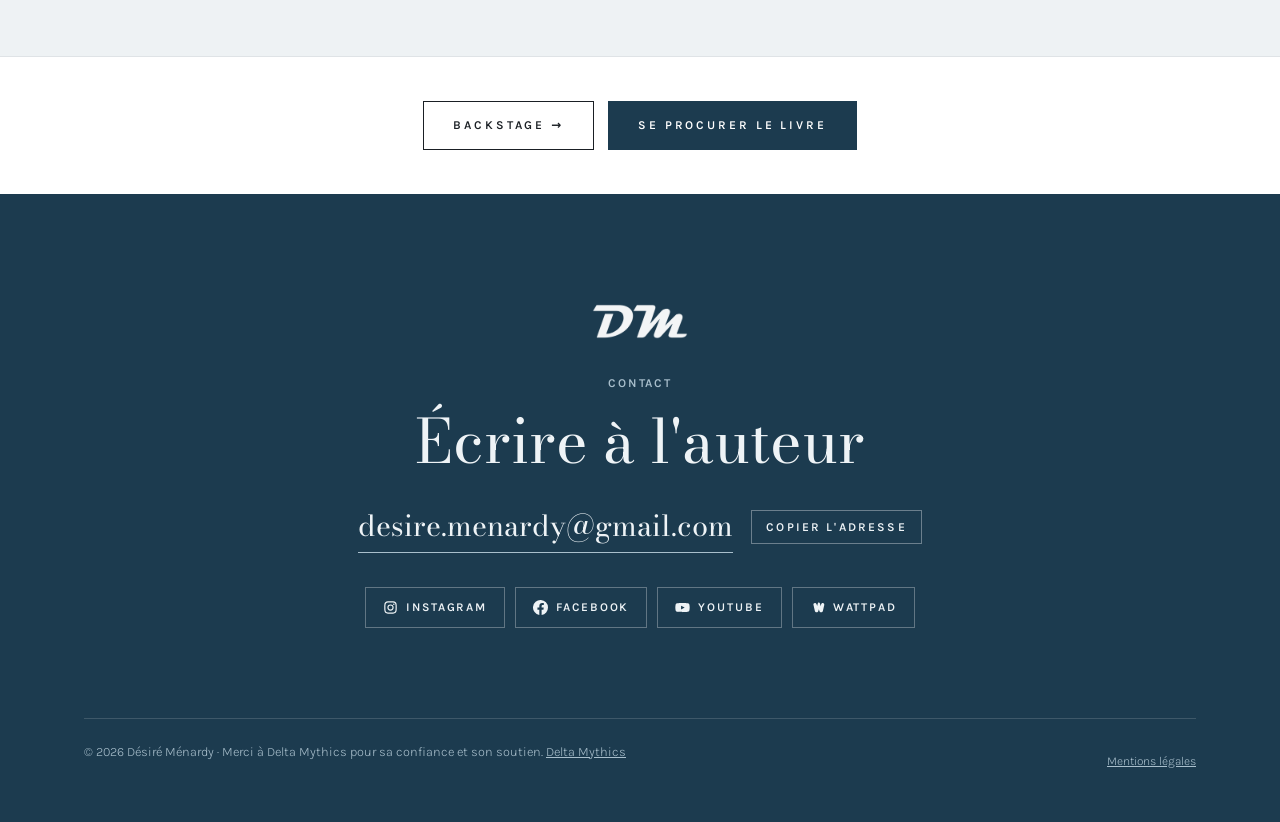
<file: personnages.html>
<!doctype html>
<html lang="fr">
<head>
<meta charset="utf-8">
<meta name="viewport" content="width=device-width, initial-scale=1, viewport-fit=cover">
<title>Personnages · Une vie rêvée · Désiré Ménardy</title>
<link rel="icon" type="image/png" sizes="32x32" href="images/favicon-32.png">
<link rel="icon" type="image/png" sizes="16x16" href="images/favicon-16.png">
<link rel="apple-touch-icon" href="images/apple-touch-icon.png">
<link rel="manifest" href="site.webmanifest">
<meta name="theme-color" content="#1c3b4f">
<link rel="stylesheet" href="assets/polices.css">
<link rel="stylesheet" href="assets/site.css">
</head>
<body>
<div id="site"></div>
<script src="assets/secours.js"></script>
<script src="assets/site.js"></script>
<script src="assets/livre.js"></script>
<script>
afficherLivre('personnages');
</script>
</body>
</html>
</file>
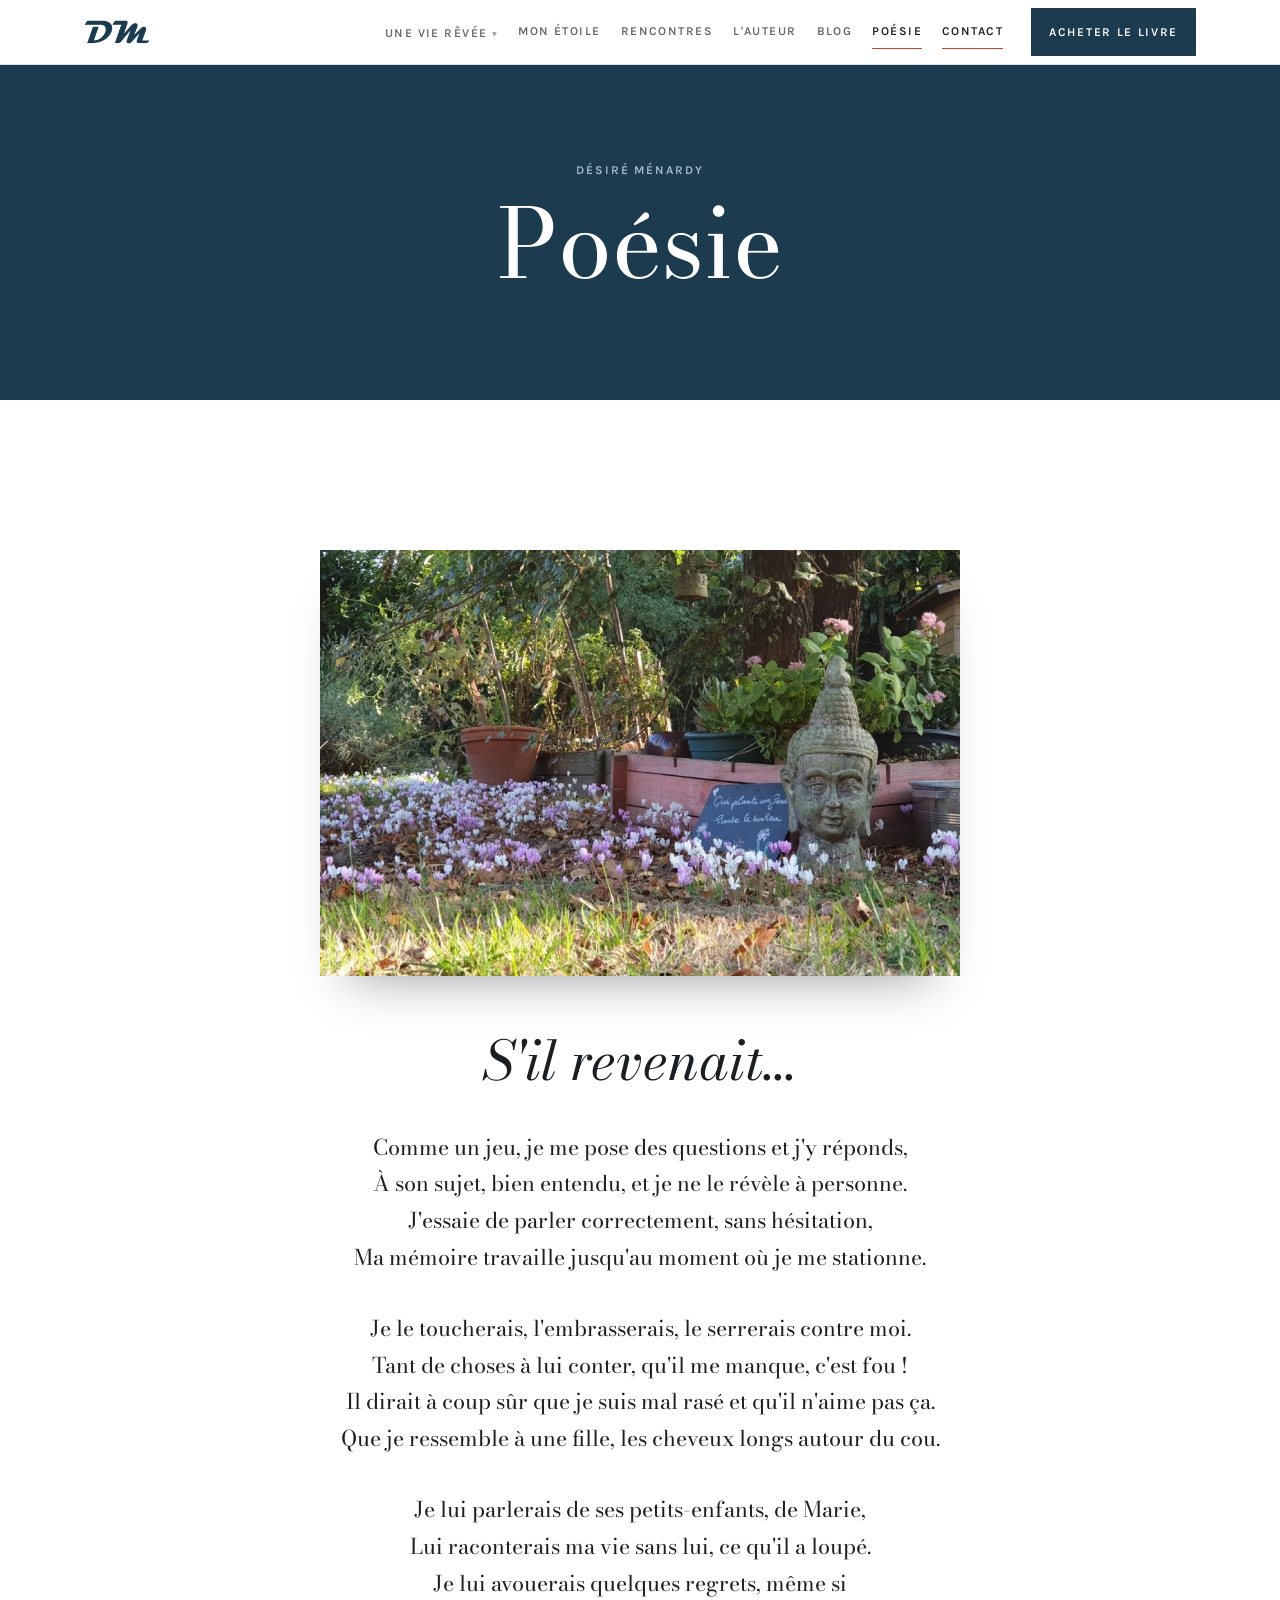
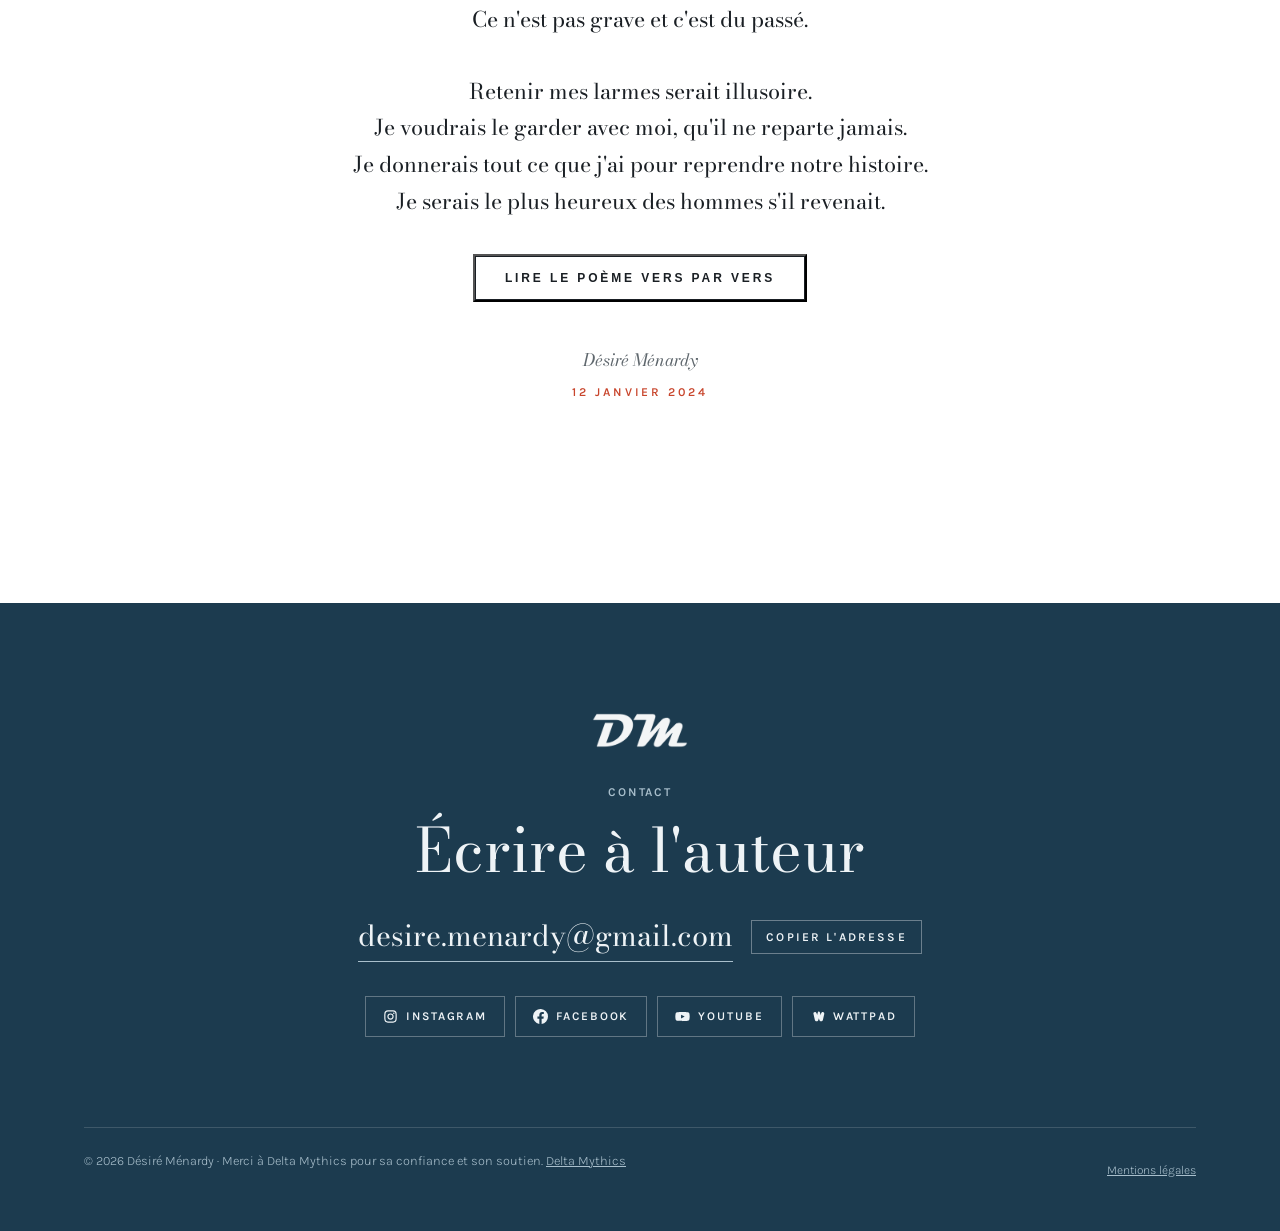
<file: poesie.html>
<!doctype html>
<html lang="fr">
<head>
<meta charset="utf-8">
<meta name="viewport" content="width=device-width, initial-scale=1, viewport-fit=cover">
<title>Poésie · Désiré Ménardy</title>
<link rel="icon" type="image/png" sizes="32x32" href="images/favicon-32.png">
<link rel="icon" type="image/png" sizes="16x16" href="images/favicon-16.png">
<link rel="apple-touch-icon" href="images/apple-touch-icon.png">
<link rel="manifest" href="site.webmanifest">
<meta name="theme-color" content="#1c3b4f">
<link rel="stylesheet" href="assets/polices.css">
<link rel="stylesheet" href="assets/site.css">
</head>
<body>
<div id="site"></div>
<script src="assets/secours.js"></script>
<script src="assets/site.js"></script>
<script>
chargerContenu().then(d => {
  const A = d.auteur;
  const poemes = (d.poesie || []).filter(p => p.texte).sort((a, b) => (b.date || '').localeCompare(a.date || ''));
  document.title = `Poésie · ${A.nom}`;
  document.getElementById('site').innerHTML = nav(d, false) + `
  <main>
    ${enTete({lab: esc(A.nom), titre: 'Poésie', sous: d.poesie_intro ? esc(d.poesie_intro) : ''})}
    <section class="rubrique"><div class="w">
      <div class="poemes">${poemes.map(p => `
        <article class="poeme">
          ${p.image ? `<img class="poeme-photo" src="${img(p.image)}" data-loupe alt="">` : ''}
          <h2>${esc(p.titre)}</h2>
          <div class="vers">${(() => { let i = 0; return String(p.texte || '').trim().split(/\n\s*\n/).map(st => `<p>${st.split('\n').map(v => `<span class="v" style="--i:${i++}">${esc(v)}</span>`).join('<br>')}</p>`).join(''); })()}</div>
          <button class="btn btn-ligne lire-poeme" type="button">Lire le poème vers par vers</button>
          <div class="sign">${esc(A.nom)}${p.date ? `<time>${dateFr(p.date)}</time>` : ''}</div>
        </article>`).join('')}</div>
    </div></section>
  </main>` + pied(d);
  finaliser();
  document.querySelectorAll('.lire-poeme').forEach(b => b.addEventListener('click', () => {
    const v = b.closest('.poeme').querySelector('.vers');
    v.classList.remove('vers-reveal'); void v.offsetWidth; v.classList.add('vers-reveal');
    v.scrollIntoView({behavior: 'smooth', block: 'start'});
    b.textContent = 'Relire le poème';
  }));
});
</script>
</body>
</html>
</file>
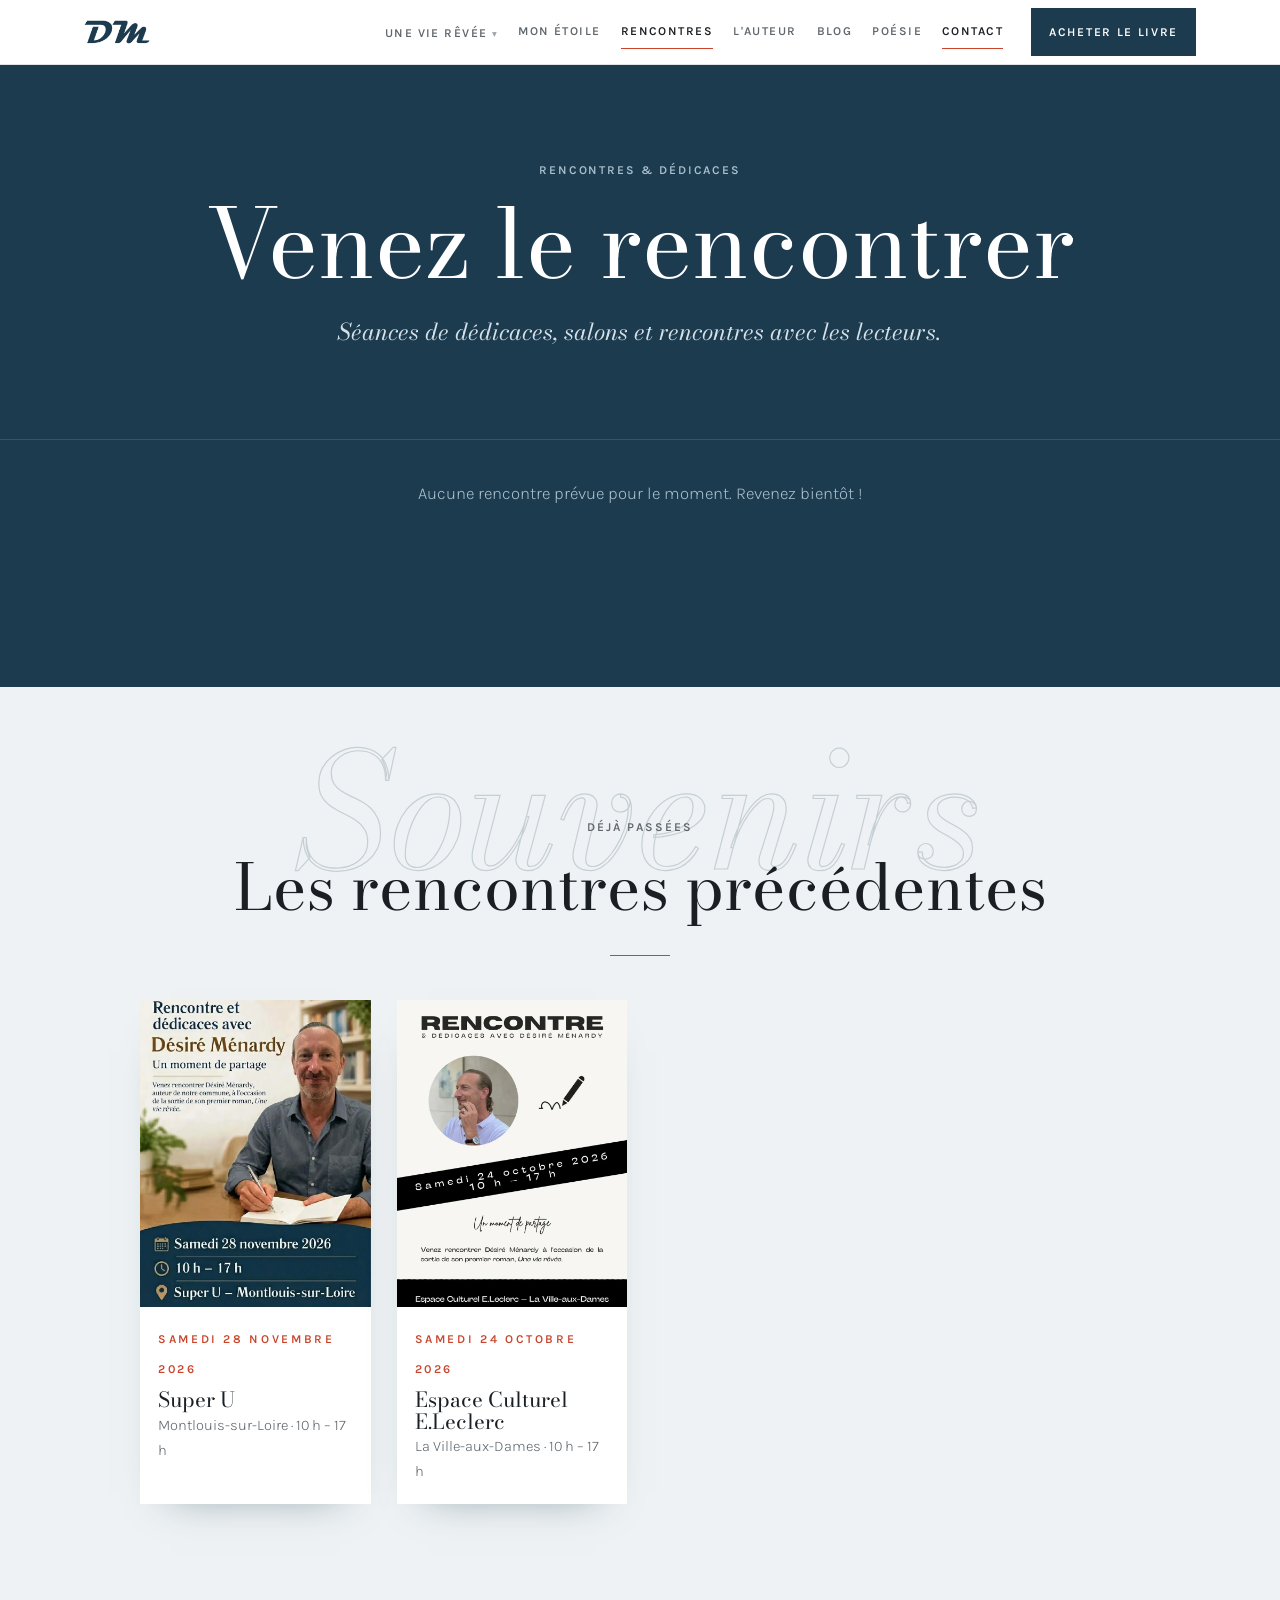
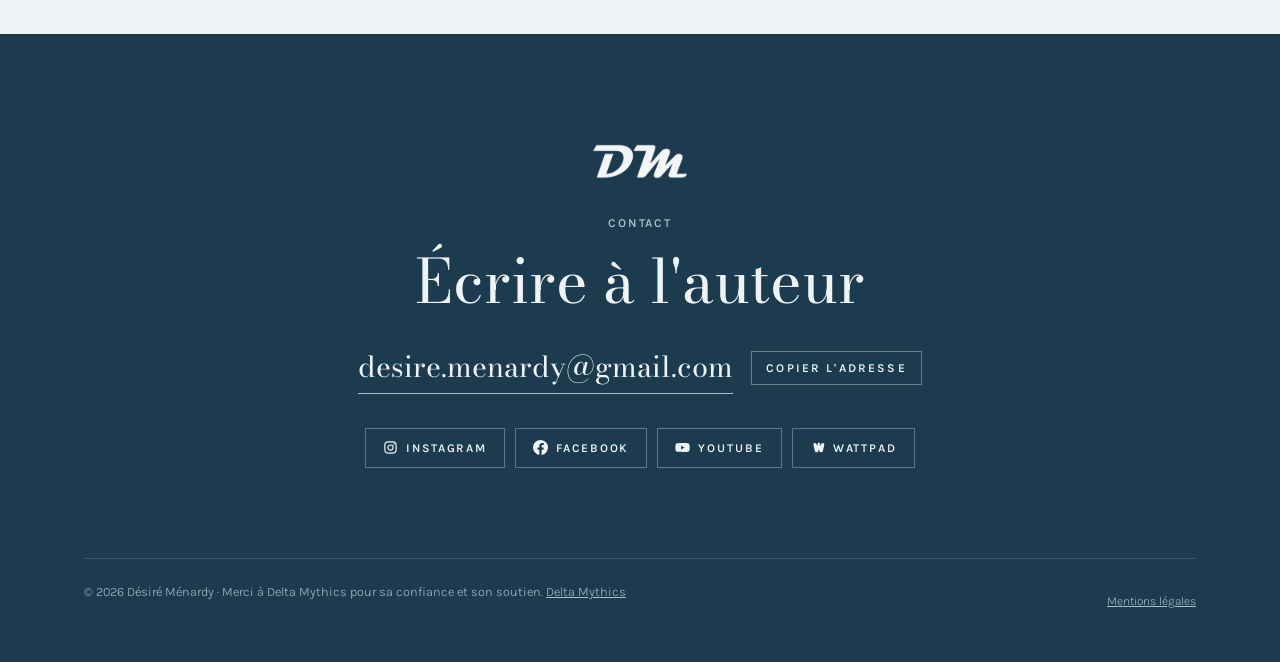
<file: rencontres.html>
<!doctype html>
<html lang="fr">
<head>
<meta charset="utf-8">
<meta name="viewport" content="width=device-width, initial-scale=1, viewport-fit=cover">
<title>Rencontres · Désiré Ménardy</title>
<link rel="icon" type="image/png" sizes="32x32" href="images/favicon-32.png">
<link rel="icon" type="image/png" sizes="16x16" href="images/favicon-16.png">
<link rel="apple-touch-icon" href="images/apple-touch-icon.png">
<link rel="manifest" href="site.webmanifest">
<meta name="theme-color" content="#1c3b4f">
<link rel="stylesheet" href="assets/polices.css">
<link rel="stylesheet" href="assets/site.css">
</head>
<body>
<div id="site"></div>
<script src="assets/secours.js"></script>
<script src="assets/site.js"></script>
<script>
chargerContenu().then(d => {
  const A = d.auteur;
  document.title = `Rencontres · ${A.nom}`;
  document.getElementById('site').innerHTML = nav(d, false) + `
  <main>
    ${enTete({lab: 'Rencontres & dédicaces', titre: 'Venez le rencontrer', sous: 'Séances de dédicaces, salons et rencontres avec les lecteurs.'})}
    <section class="rubrique r-bleu suite-tete"><div class="w">
      <div class="lab">${d.aVenir.length ? 'Prochaine rencontre' : ''}</div>
      ${blocRencontres(d, true)}
    </div></section>
    ${d.passees.length ? `<section class="rubrique r-doux" data-mot="Souvenirs"><div class="w">
      <div class="lab">Déjà passées</div><h2>Les rencontres précédentes</h2><div class="orn"></div>
      <div class="archives">${d.passees.map(p => { const x = jd(p.date); return `<article class="archive">
        <div class="aff">${p.affiche ? `<img src="${img(p.affiche)}" data-loupe alt="Affiche" loading="lazy">` : ''}</div>
        <div class="tx"><time>${jourFr(p.date)}</time><h3>${esc(p.lieu)}</h3><p>${esc(p.ville)}${p.horaires ? ' · ' + esc(p.horaires) : ''}</p></div></article>`; }).join('')}</div>
    </div></section>` : ''}
  </main>` + pied(d);
  finaliser();
});
</script>
</body>
</html>
</file>
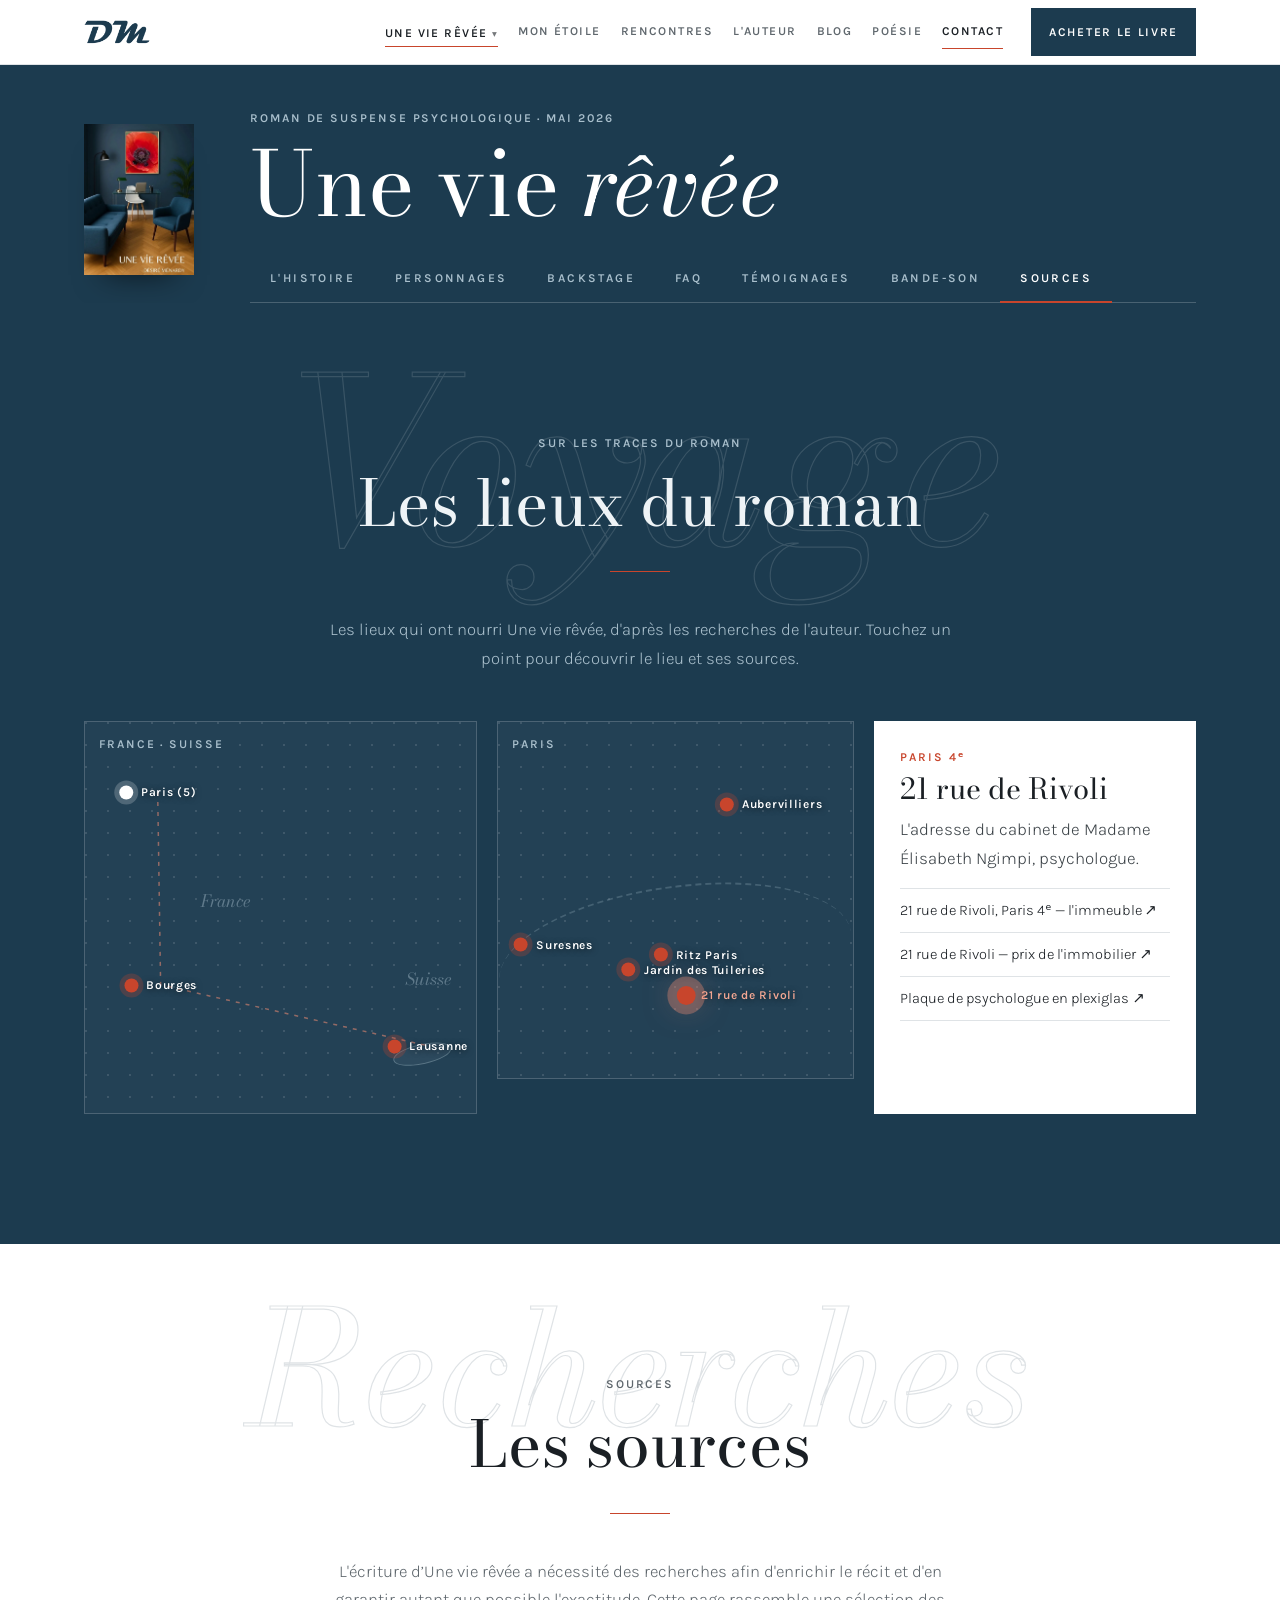
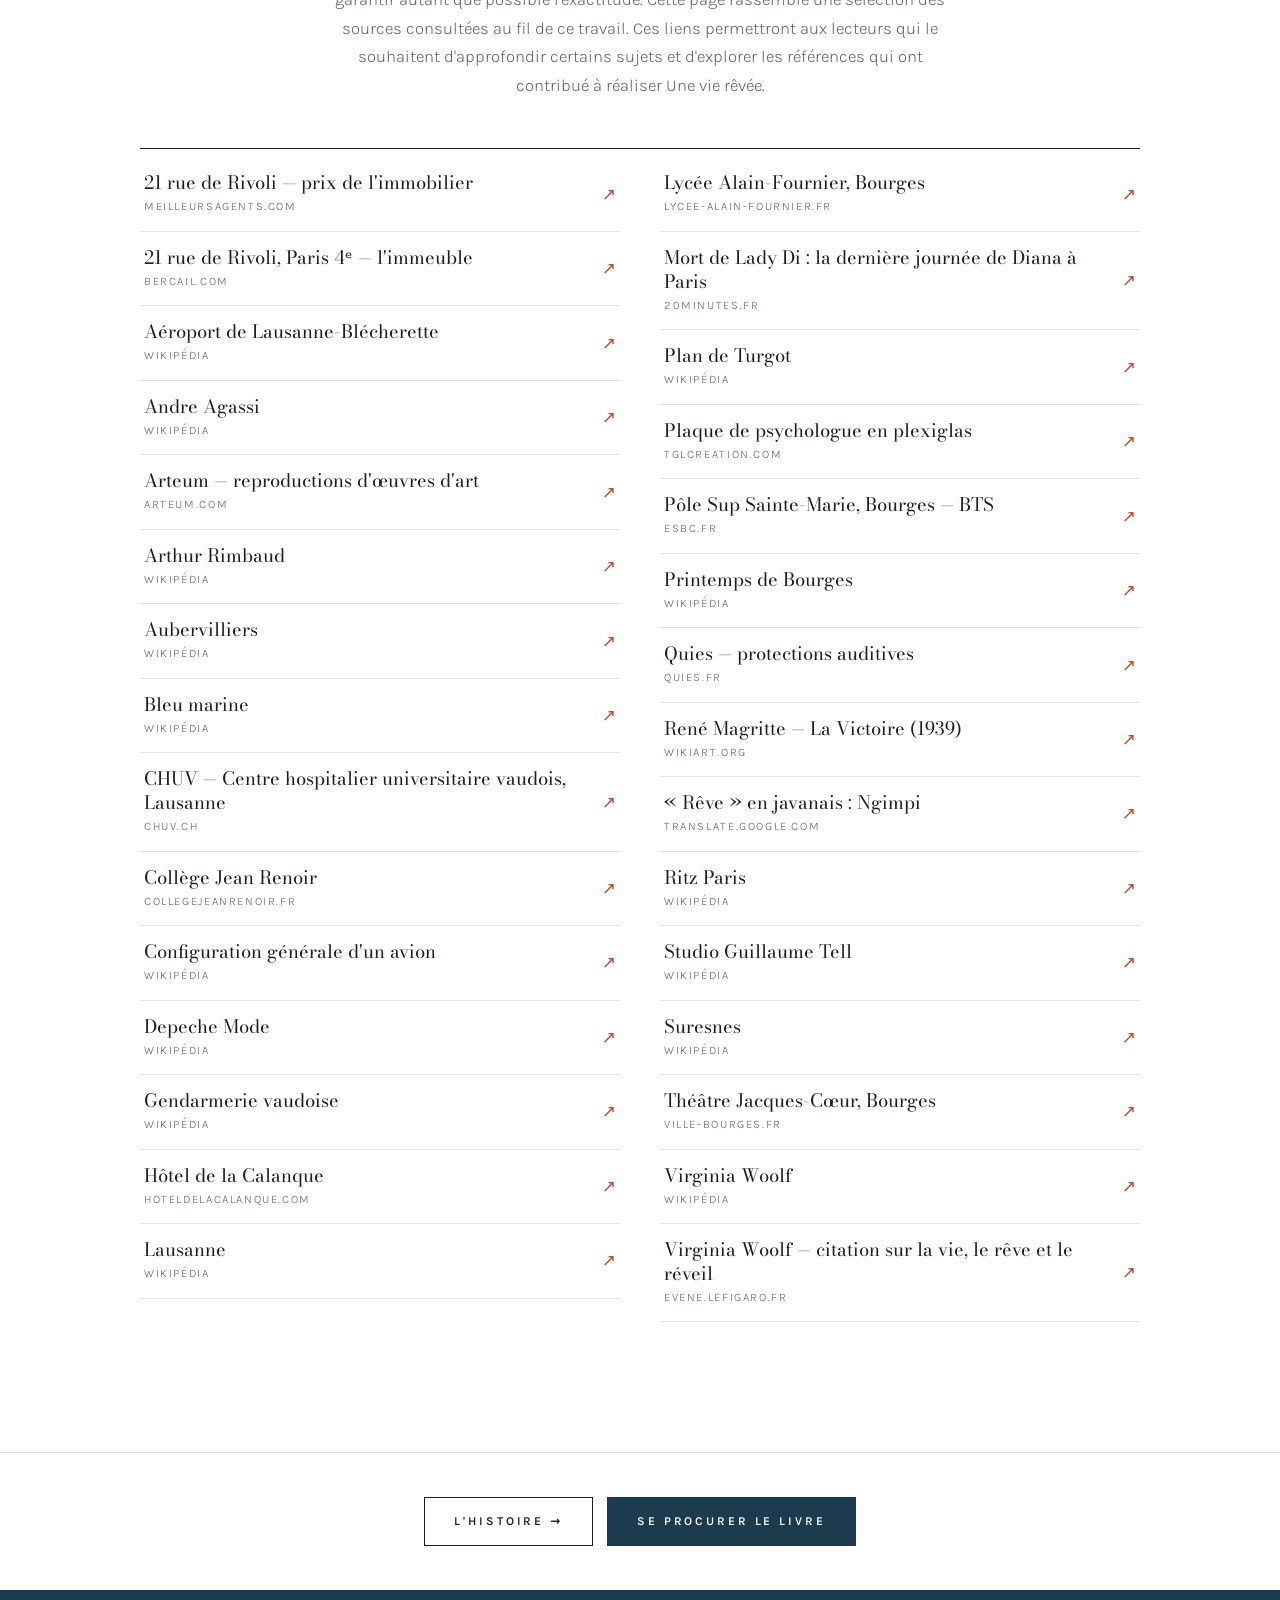
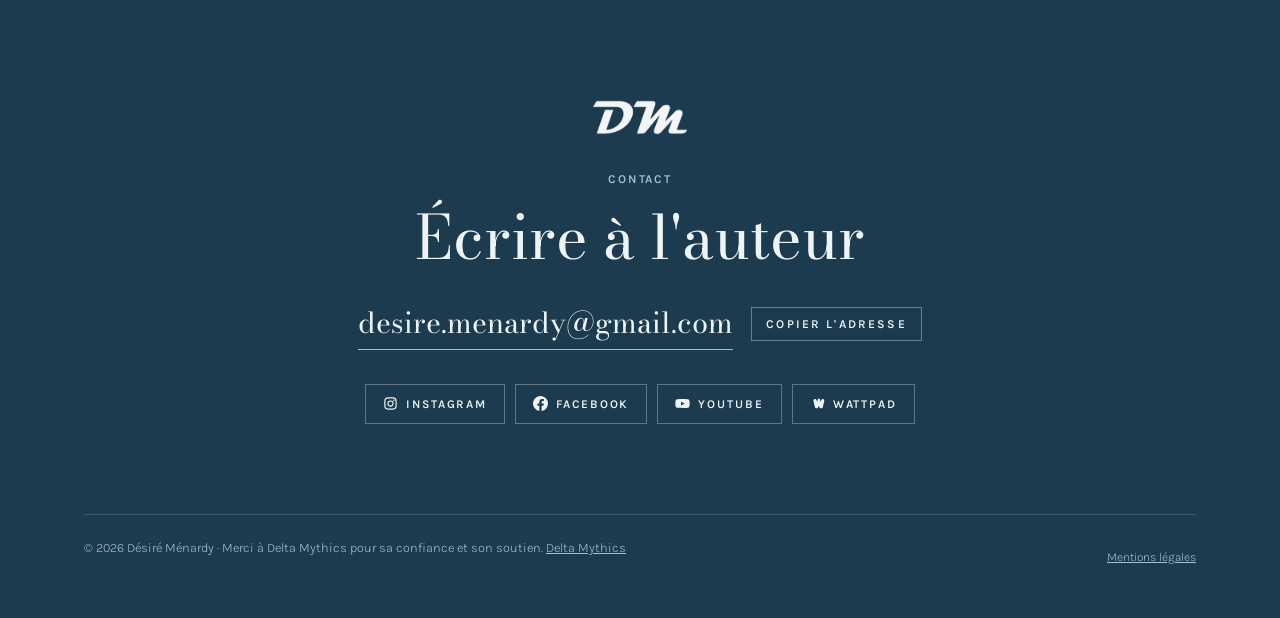
<file: sources.html>
<!doctype html>
<html lang="fr">
<head>
<meta charset="utf-8">
<meta name="viewport" content="width=device-width, initial-scale=1, viewport-fit=cover">
<title>Sources · Une vie rêvée · Désiré Ménardy</title>
<link rel="icon" type="image/png" sizes="32x32" href="images/favicon-32.png">
<link rel="icon" type="image/png" sizes="16x16" href="images/favicon-16.png">
<link rel="apple-touch-icon" href="images/apple-touch-icon.png">
<link rel="manifest" href="site.webmanifest">
<meta name="theme-color" content="#1c3b4f">
<link rel="stylesheet" href="assets/polices.css">
<link rel="stylesheet" href="assets/site.css">
</head>
<body>
<div id="site"></div>
<script src="assets/secours.js"></script>
<script src="assets/site.js"></script>
<script src="assets/livre.js"></script>
<script>
afficherLivre('sources');
</script>
</body>
</html>
</file>
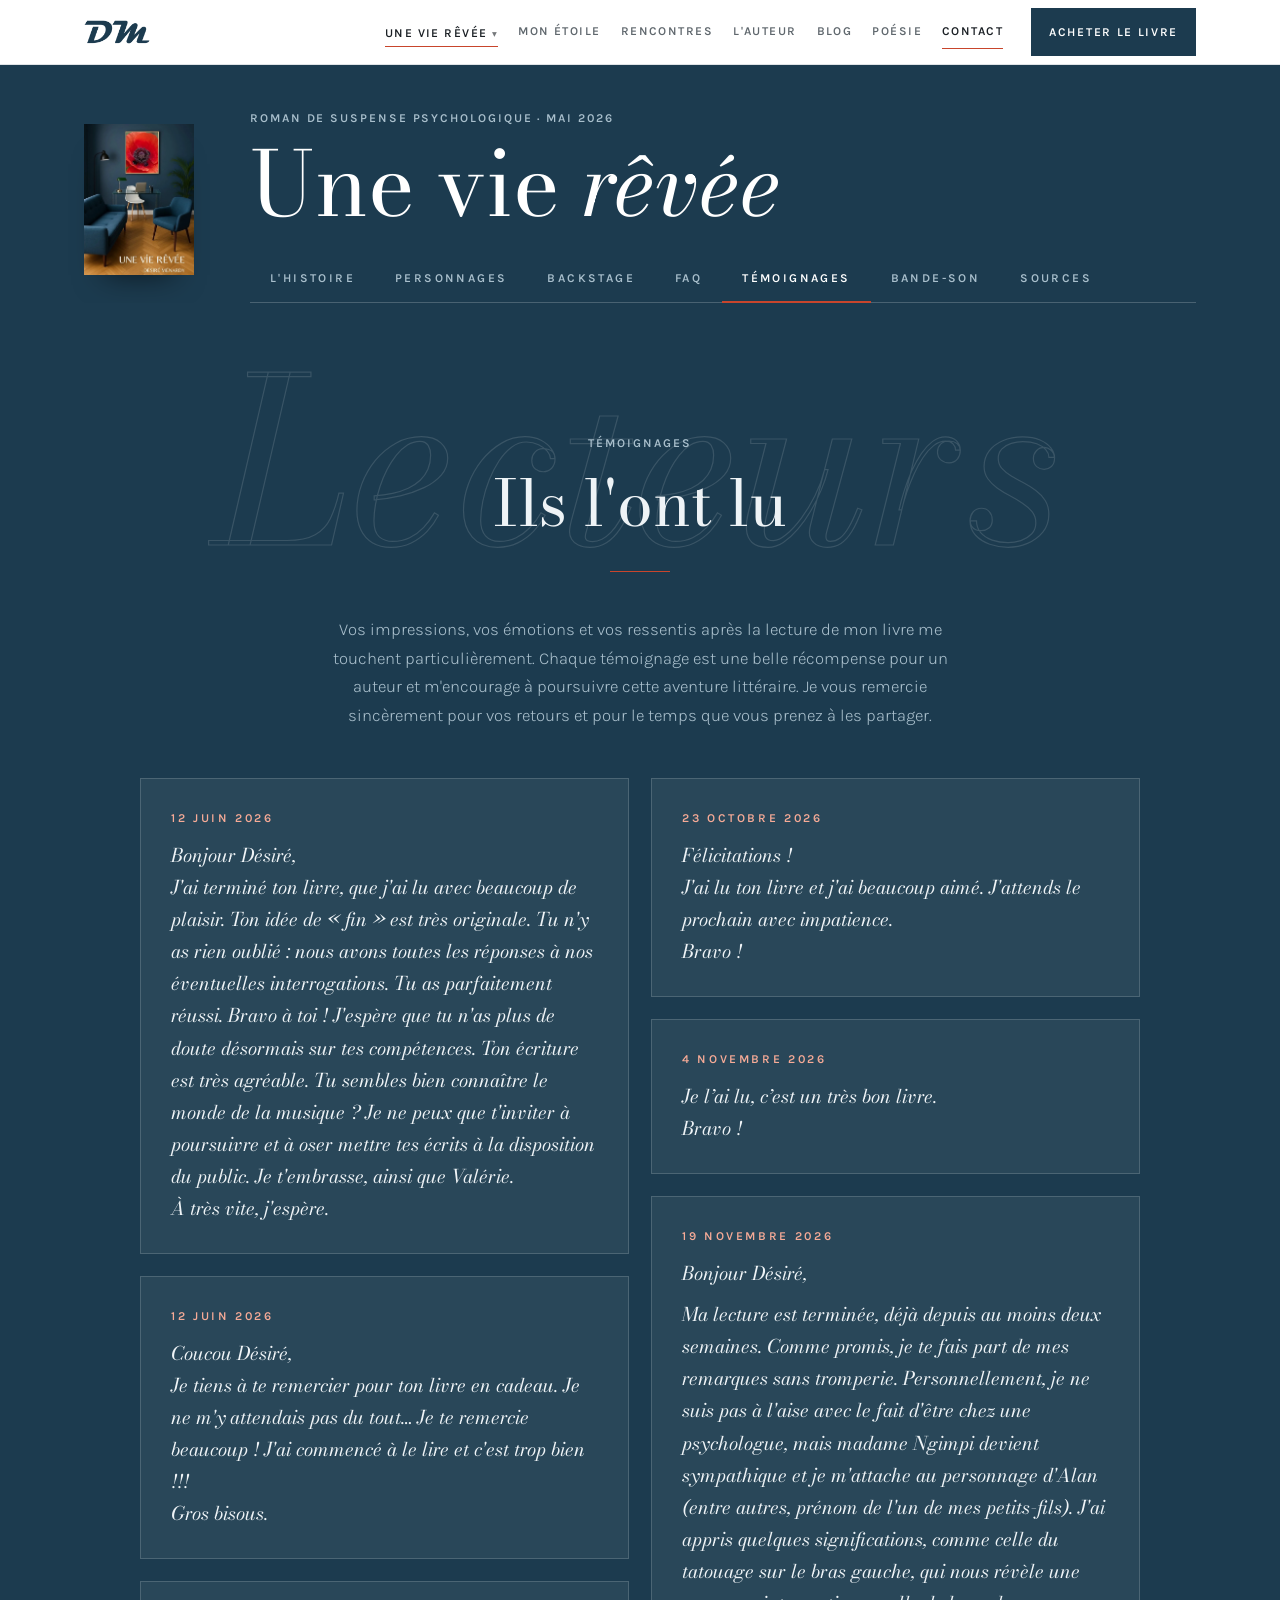
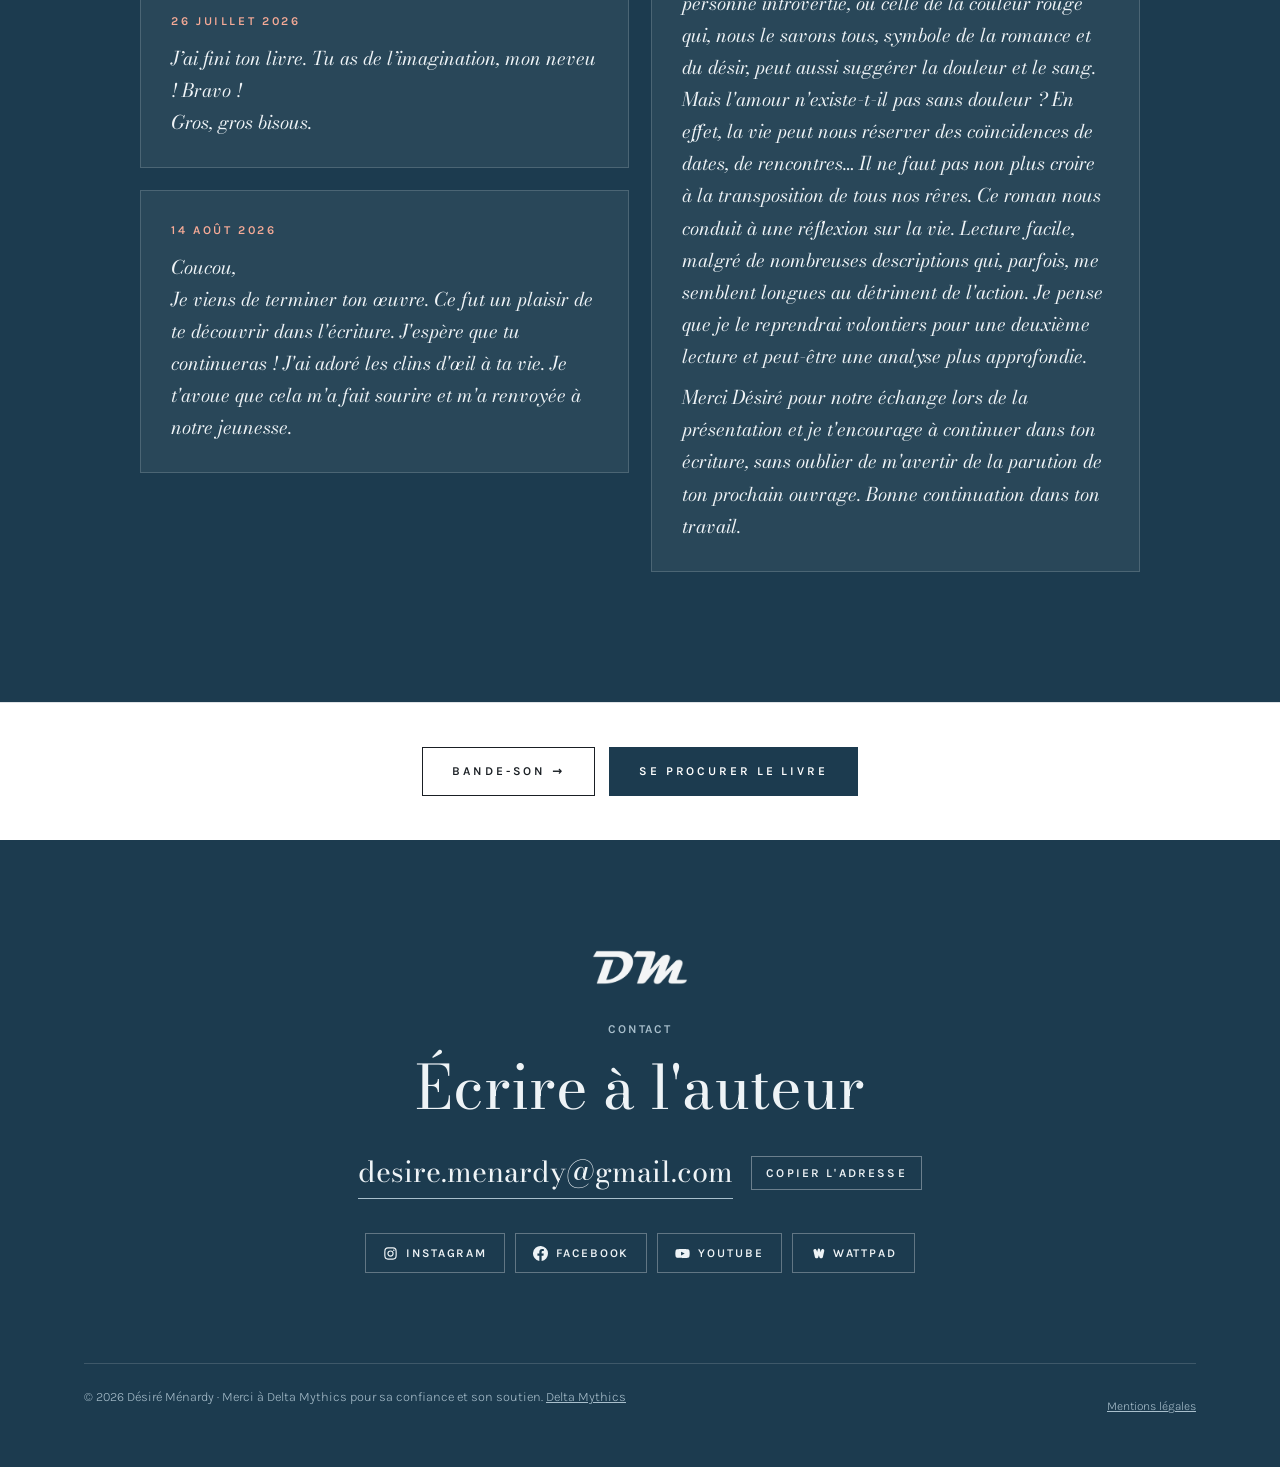
<file: temoignages.html>
<!doctype html>
<html lang="fr">
<head>
<meta charset="utf-8">
<meta name="viewport" content="width=device-width, initial-scale=1, viewport-fit=cover">
<title>Témoignages · Une vie rêvée · Désiré Ménardy</title>
<link rel="icon" type="image/png" sizes="32x32" href="images/favicon-32.png">
<link rel="icon" type="image/png" sizes="16x16" href="images/favicon-16.png">
<link rel="apple-touch-icon" href="images/apple-touch-icon.png">
<link rel="manifest" href="site.webmanifest">
<meta name="theme-color" content="#1c3b4f">
<link rel="stylesheet" href="assets/polices.css">
<link rel="stylesheet" href="assets/site.css">
</head>
<body>
<div id="site"></div>
<script src="assets/secours.js"></script>
<script src="assets/site.js"></script>
<script src="assets/livre.js"></script>
<script>
afficherLivre('temoignages');
</script>
</body>
</html>
</file>
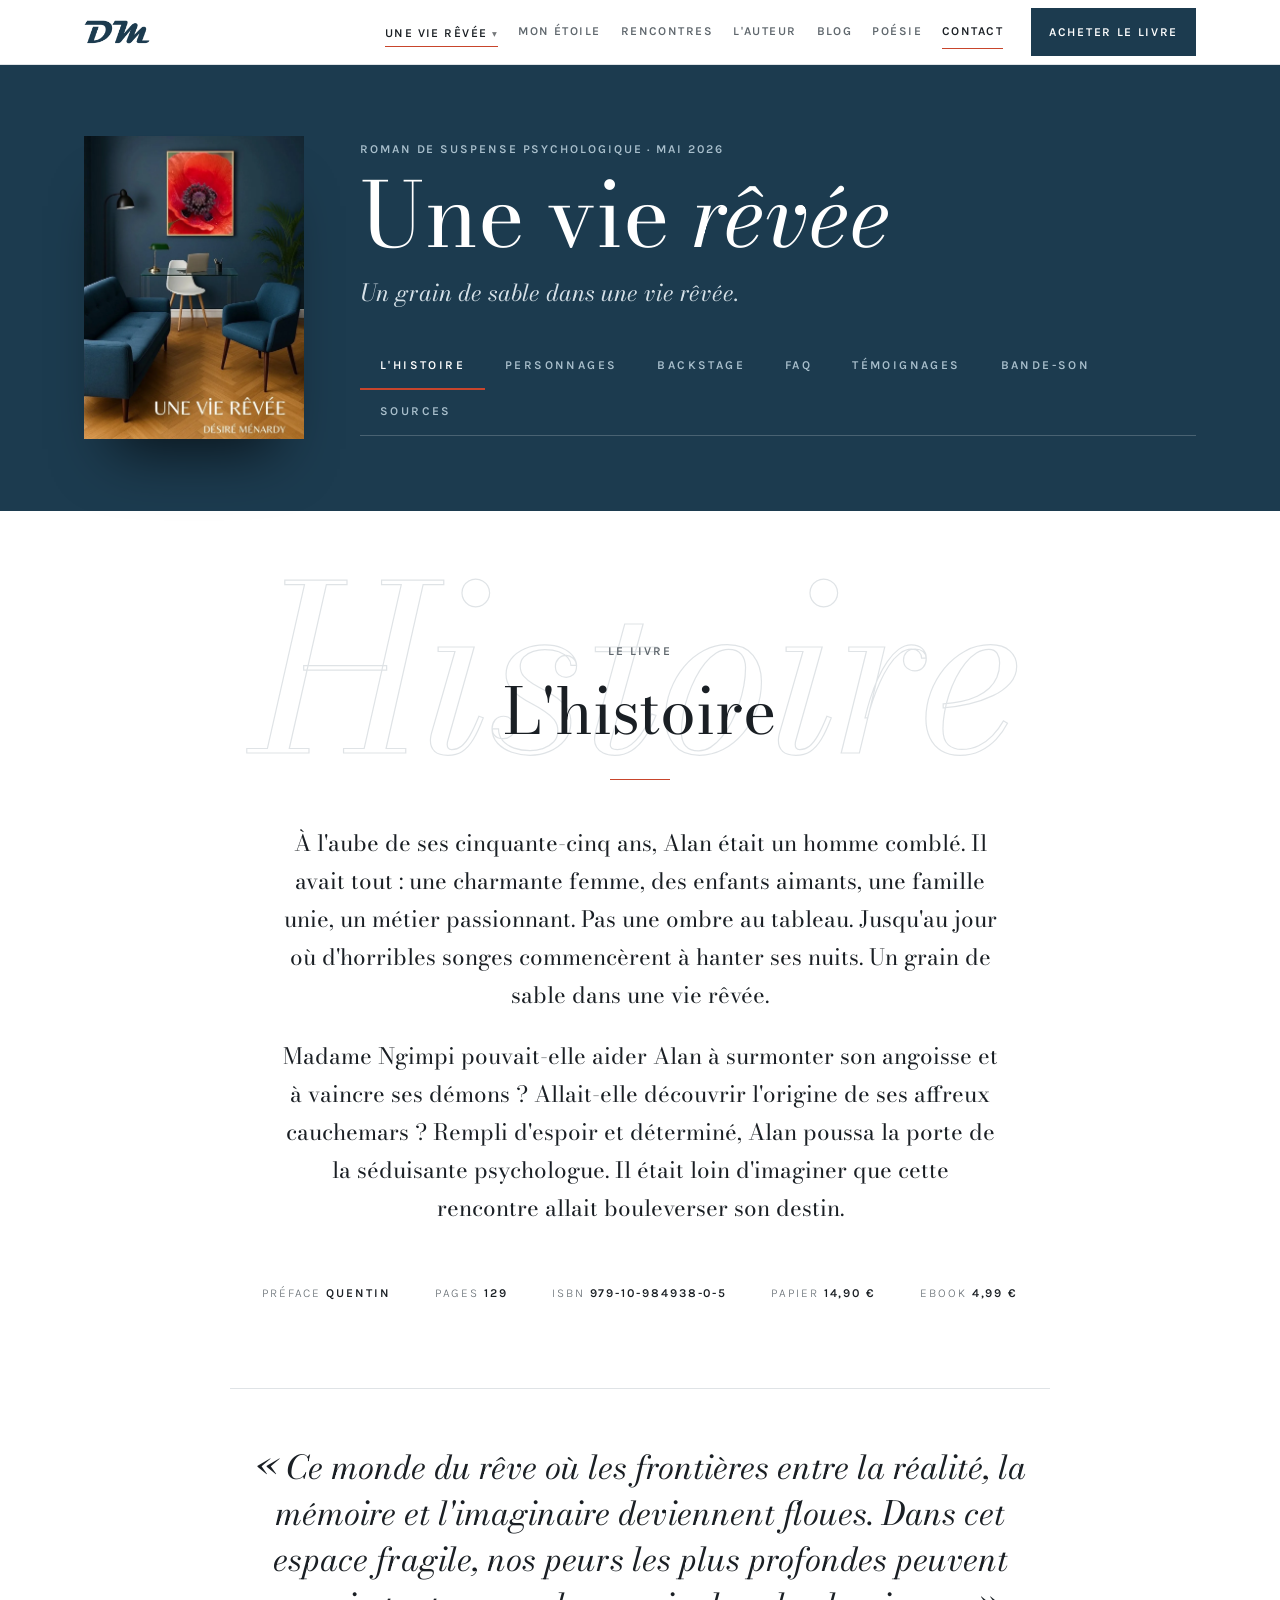
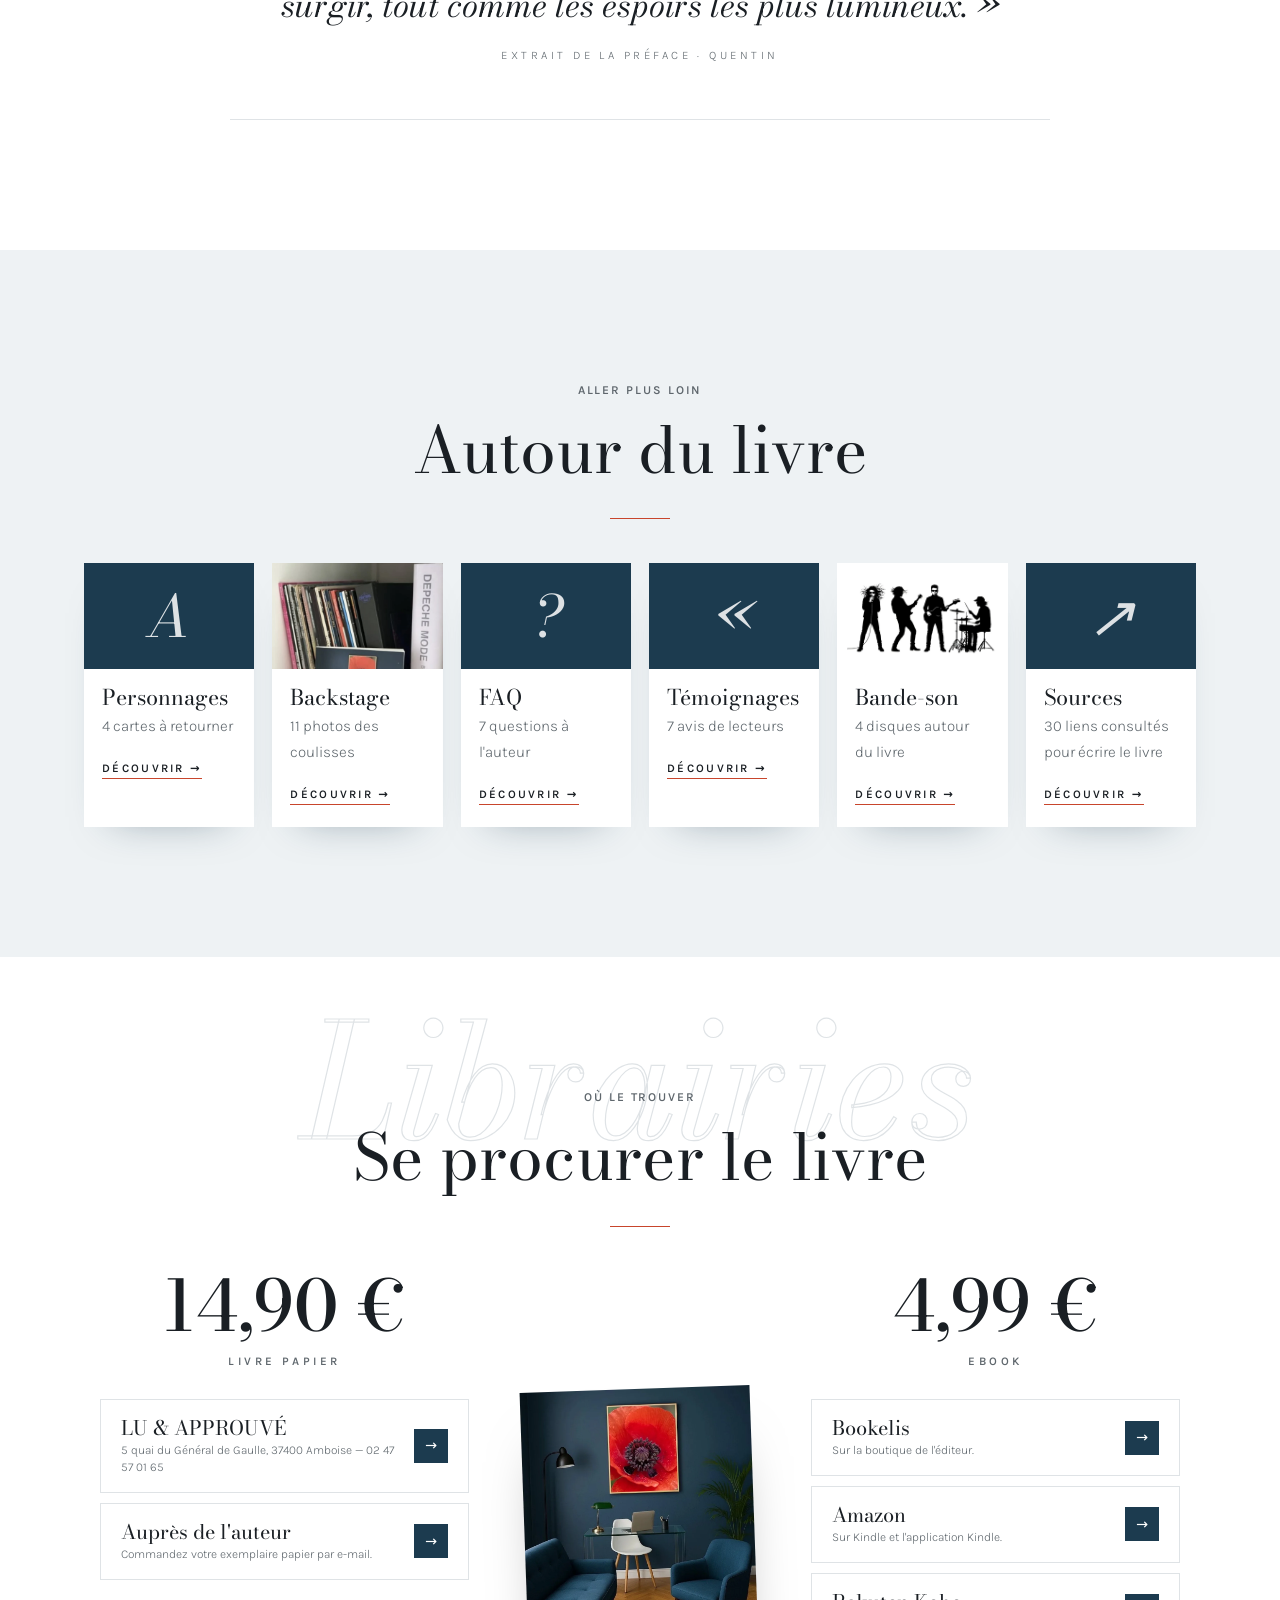
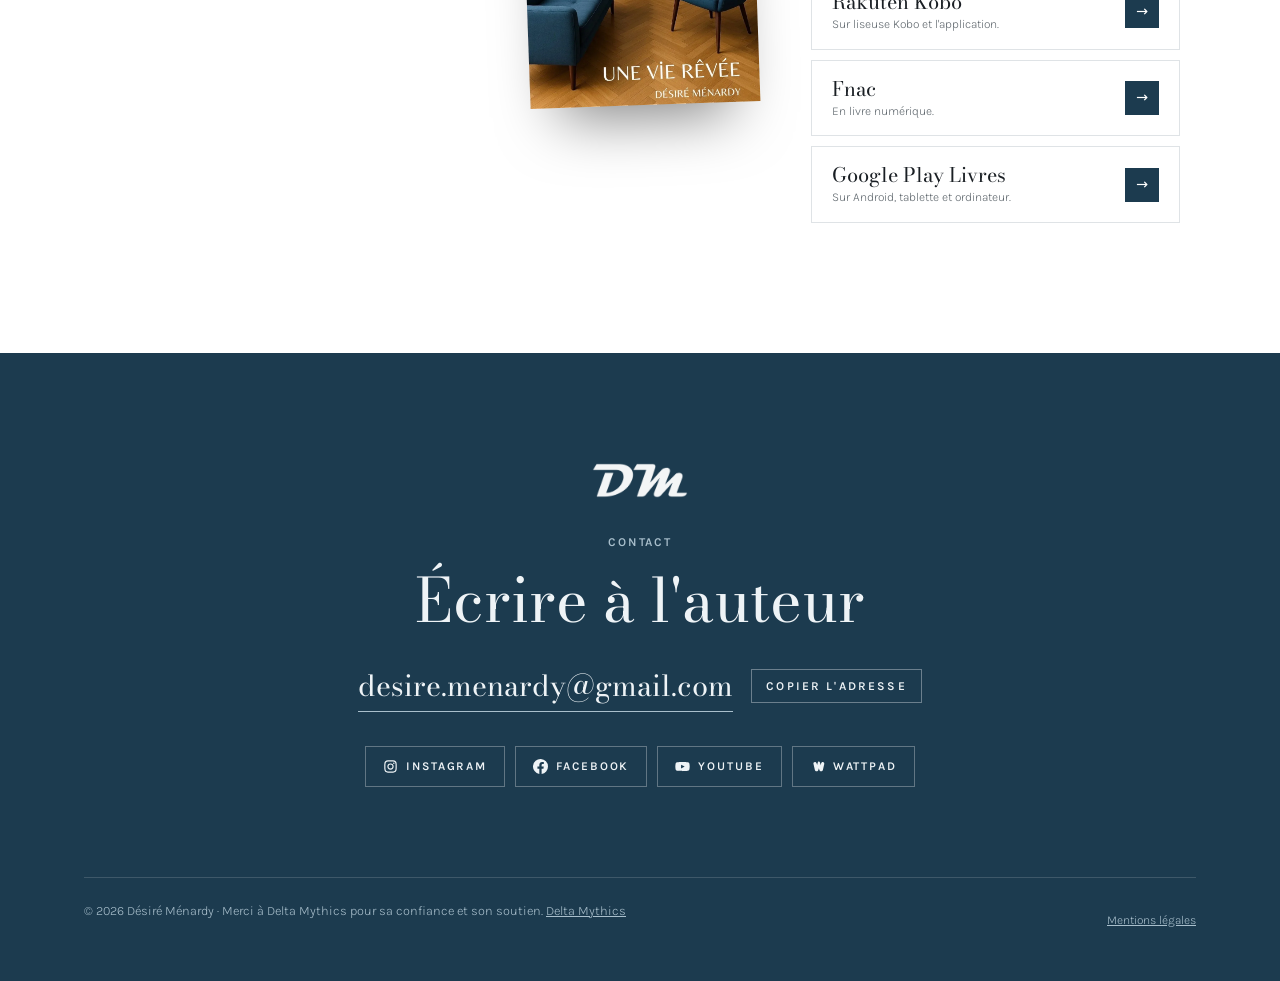
<file: une-vie-revee.html>
<!doctype html>
<html lang="fr">
<head>
<meta charset="utf-8">
<meta name="viewport" content="width=device-width, initial-scale=1, viewport-fit=cover">
<title>Une vie rêvée · Désiré Ménardy</title>
<link rel="icon" type="image/png" sizes="32x32" href="images/favicon-32.png">
<link rel="icon" type="image/png" sizes="16x16" href="images/favicon-16.png">
<link rel="apple-touch-icon" href="images/apple-touch-icon.png">
<link rel="manifest" href="site.webmanifest">
<meta name="theme-color" content="#1c3b4f">
<link rel="stylesheet" href="assets/polices.css">
<link rel="stylesheet" href="assets/site.css">
</head>
<body>
<div id="site"></div>
<script src="assets/secours.js"></script>
<script src="assets/site.js"></script>
<script src="assets/livre.js"></script>
<script>
afficherLivre('histoire');
</script>
</body>
</html>
</file>
<file: assets/polices.css>
/* Polices hébergées sur le site (Bodoni Moda en taille optique fixe, pour des traits lisibles à toutes les tailles ; Karla). Licence SIL Open Font License */
/* latin-ext */
@font-face {
  font-family: 'Bodoni Moda';
  font-style: italic;
  font-weight: 400;
  font-display: swap;
  src: url(polices/bodoni-moda-655766.woff2) format('woff2');
  unicode-range: U+0100-02BA, U+02BD-02C5, U+02C7-02CC, U+02CE-02D7, U+02DD-02FF, U+0304, U+0308, U+0329, U+1D00-1DBF, U+1E00-1E9F, U+1EF2-1EFF, U+2020, U+20A0-20AB, U+20AD-20C4, U+2113, U+2C60-2C7F, U+A720-A7FF;
}
/* latin */
@font-face {
  font-family: 'Bodoni Moda';
  font-style: italic;
  font-weight: 400;
  font-display: swap;
  src: url(polices/bodoni-moda-9a5f13.woff2) format('woff2');
  unicode-range: U+0000-00FF, U+0131, U+0152-0153, U+02BB-02BC, U+02C6, U+02DA, U+02DC, U+0304, U+0308, U+0329, U+2000-206F, U+20AC, U+2122, U+2191, U+2193, U+2212, U+2215, U+FEFF, U+FFFD;
}
/* latin-ext */
@font-face {
  font-family: 'Bodoni Moda';
  font-style: normal;
  font-weight: 400;
  font-display: swap;
  src: url(polices/bodoni-moda-be65e7.woff2) format('woff2');
  unicode-range: U+0100-02BA, U+02BD-02C5, U+02C7-02CC, U+02CE-02D7, U+02DD-02FF, U+0304, U+0308, U+0329, U+1D00-1DBF, U+1E00-1E9F, U+1EF2-1EFF, U+2020, U+20A0-20AB, U+20AD-20C4, U+2113, U+2C60-2C7F, U+A720-A7FF;
}
/* latin */
@font-face {
  font-family: 'Bodoni Moda';
  font-style: normal;
  font-weight: 400;
  font-display: swap;
  src: url(polices/bodoni-moda-56cec7.woff2) format('woff2');
  unicode-range: U+0000-00FF, U+0131, U+0152-0153, U+02BB-02BC, U+02C6, U+02DA, U+02DC, U+0304, U+0308, U+0329, U+2000-206F, U+20AC, U+2122, U+2191, U+2193, U+2212, U+2215, U+FEFF, U+FFFD;
}
/* latin-ext */
@font-face {
  font-family: 'Bodoni Moda';
  font-style: normal;
  font-weight: 500;
  font-display: swap;
  src: url(polices/bodoni-moda-be65e7.woff2) format('woff2');
  unicode-range: U+0100-02BA, U+02BD-02C5, U+02C7-02CC, U+02CE-02D7, U+02DD-02FF, U+0304, U+0308, U+0329, U+1D00-1DBF, U+1E00-1E9F, U+1EF2-1EFF, U+2020, U+20A0-20AB, U+20AD-20C4, U+2113, U+2C60-2C7F, U+A720-A7FF;
}
/* latin */
@font-face {
  font-family: 'Bodoni Moda';
  font-style: normal;
  font-weight: 500;
  font-display: swap;
  src: url(polices/bodoni-moda-56cec7.woff2) format('woff2');
  unicode-range: U+0000-00FF, U+0131, U+0152-0153, U+02BB-02BC, U+02C6, U+02DA, U+02DC, U+0304, U+0308, U+0329, U+2000-206F, U+20AC, U+2122, U+2191, U+2193, U+2212, U+2215, U+FEFF, U+FFFD;
}
/* latin-ext */
@font-face {
  font-family: 'Karla';
  font-style: normal;
  font-weight: 300;
  font-display: swap;
  src: url(polices/karla-e2a613.woff2) format('woff2');
  unicode-range: U+0100-02BA, U+02BD-02C5, U+02C7-02CC, U+02CE-02D7, U+02DD-02FF, U+0304, U+0308, U+0329, U+1D00-1DBF, U+1E00-1E9F, U+1EF2-1EFF, U+2020, U+20A0-20AB, U+20AD-20C4, U+2113, U+2C60-2C7F, U+A720-A7FF;
}
/* latin */
@font-face {
  font-family: 'Karla';
  font-style: normal;
  font-weight: 300;
  font-display: swap;
  src: url(polices/karla-c93b03.woff2) format('woff2');
  unicode-range: U+0000-00FF, U+0131, U+0152-0153, U+02BB-02BC, U+02C6, U+02DA, U+02DC, U+0304, U+0308, U+0329, U+2000-206F, U+20AC, U+2122, U+2191, U+2193, U+2212, U+2215, U+FEFF, U+FFFD;
}
/* latin-ext */
@font-face {
  font-family: 'Karla';
  font-style: normal;
  font-weight: 400;
  font-display: swap;
  src: url(polices/karla-e2a613.woff2) format('woff2');
  unicode-range: U+0100-02BA, U+02BD-02C5, U+02C7-02CC, U+02CE-02D7, U+02DD-02FF, U+0304, U+0308, U+0329, U+1D00-1DBF, U+1E00-1E9F, U+1EF2-1EFF, U+2020, U+20A0-20AB, U+20AD-20C4, U+2113, U+2C60-2C7F, U+A720-A7FF;
}
/* latin */
@font-face {
  font-family: 'Karla';
  font-style: normal;
  font-weight: 400;
  font-display: swap;
  src: url(polices/karla-c93b03.woff2) format('woff2');
  unicode-range: U+0000-00FF, U+0131, U+0152-0153, U+02BB-02BC, U+02C6, U+02DA, U+02DC, U+0304, U+0308, U+0329, U+2000-206F, U+20AC, U+2122, U+2191, U+2193, U+2212, U+2215, U+FEFF, U+FFFD;
}
/* latin-ext */
@font-face {
  font-family: 'Karla';
  font-style: normal;
  font-weight: 600;
  font-display: swap;
  src: url(polices/karla-e2a613.woff2) format('woff2');
  unicode-range: U+0100-02BA, U+02BD-02C5, U+02C7-02CC, U+02CE-02D7, U+02DD-02FF, U+0304, U+0308, U+0329, U+1D00-1DBF, U+1E00-1E9F, U+1EF2-1EFF, U+2020, U+20A0-20AB, U+20AD-20C4, U+2113, U+2C60-2C7F, U+A720-A7FF;
}
/* latin */
@font-face {
  font-family: 'Karla';
  font-style: normal;
  font-weight: 600;
  font-display: swap;
  src: url(polices/karla-c93b03.woff2) format('woff2');
  unicode-range: U+0000-00FF, U+0131, U+0152-0153, U+02BB-02BC, U+02C6, U+02DA, U+02DC, U+0304, U+0308, U+0329, U+2000-206F, U+20AC, U+2122, U+2191, U+2193, U+2212, U+2215, U+FEFF, U+FFFD;
}
</file>
<file: assets/site.css>
/* ===== Site de Désiré Ménardy =====
   Ouverture « affiche de film » : la scène de la couverture en plein écran, titre posé dessus.
   Ensuite, mise en page centrée comme une page de titre de livre : grands blancs, filets fins,
   un grand mot en contour au fond de chaque rubrique. */
:root{
  --fond:#ffffff;
  --doux:#eef2f4;      /* bleu très pâle */
  --encre:#1a1f24;
  --gris:#5f676d;
  --trait:#dfe3e6;
  --bleu:#1c3b4f;      /* bleu canard de la couverture */
  --bleu-clair:#a9bfcc;
  --rouge:#c8452c;     /* coquelicot, en touches */
  --titre:'Bodoni Moda', Didot, 'Times New Roman', serif;
  --texte:'Karla', system-ui, sans-serif;
  color-scheme: light;
}
*{box-sizing:border-box;margin:0;padding:0}
html{scroll-behavior:smooth}
/* La police des titres devient très fine en grand : on garde des traits lisibles à toutes les tailles */
html{font-optical-sizing:none}
body{font-family:var(--texte);font-weight:300;font-size:17px;line-height:1.75;background:var(--fond);color:var(--encre);-webkit-font-smoothing:antialiased;overflow-x:hidden}
img{display:block;max-width:100%}
a{color:inherit}
:focus-visible{outline:2px solid var(--rouge);outline-offset:3px}
.w{width:100%;max-width:1160px;margin-inline:auto;padding-left:max(24px, env(safe-area-inset-left, 0px));padding-right:max(24px, env(safe-area-inset-right, 0px))}
.etroit{max-width:760px}
h1,h2,h3{font-family:var(--titre);font-weight:400;line-height:1.05;text-wrap:balance}
h2{font-size:clamp(2.4rem,5vw,4rem);margin:16px 0 0}
.lab{font-size:.72rem;letter-spacing:.3em;text-transform:uppercase;font-weight:600;color:var(--gris)}
.orn{width:60px;height:1px;background:var(--rouge);margin:34px auto 44px}
.centre{text-align:center}

/* Boutons */
.btn{display:inline-flex;align-items:center;justify-content:center;min-height:48px;padding:14px 30px;background:var(--bleu);color:#fff;text-decoration:none;font-size:.74rem;letter-spacing:.24em;text-transform:uppercase;font-weight:600;transition:background .2s,color .2s}
.btn:hover{background:var(--encre)}
.btn-ligne{background:none;color:inherit;box-shadow:inset 0 0 0 1px currentColor}
.btn-ligne:hover{background:var(--encre);color:#fff;box-shadow:none}
.btn-blanc{background:#fff;color:var(--encre)}
.btn-blanc:hover{background:var(--doux);color:var(--encre)}
.lien{font-weight:600;text-decoration:none;border-bottom:1px solid var(--rouge);padding-bottom:2px}
.lien:hover{color:var(--rouge)}

/* Navigation : nom au centre, liens de part et d'autre */
.nav .w{display:grid;grid-template-columns:1fr auto 1fr;align-items:center;height:88px}
.nav .g a,.nav .d a{text-decoration:none;font-size:.74rem;letter-spacing:.2em;text-transform:uppercase;font-weight:600;opacity:.85;transition:opacity .2s}
.nav .g a:hover,.nav .d a:hover{opacity:1}
.nav .g{display:flex;gap:28px}
.nav .d{display:flex;gap:28px;justify-content:flex-end}
.nav .logo{font-family:var(--titre);font-size:1.55rem;text-decoration:none}
.nav-image{position:absolute;inset:env(safe-area-inset-top, 0px) 0 auto;z-index:5;color:#fff}
.nav-page{border-bottom:1px solid var(--trait)}
@media(max-width:900px){.nav .burger{display:flex;color:#fff}.nav .d .acheter{display:none!important}.nav .g a,.nav .d a:not(.acheter){display:none}.nav .w{grid-template-columns:auto 1fr;}.nav .g{display:none}.nav .logo{grid-column:1}.nav .d{grid-column:2}}

/* Barre du haut qui apparaît en défilant */
.barre{position:fixed;top:0;left:0;right:0;z-index:40;padding-top:env(safe-area-inset-top, 0px);background:rgba(255,255,255,.96);backdrop-filter:blur(12px);border-bottom:1px solid var(--trait);transform:translateY(-105%);transition:transform .35s ease}
.barre.on,.barre.toujours{transform:none}
.barre .w{display:flex;align-items:center;gap:28px;height:64px}
.barre .logo{font-family:var(--titre);font-size:1.3rem;text-decoration:none;margin-right:auto}
.barre .liens{display:flex;gap:24px}
.barre .liens a{text-decoration:none;font-size:.7rem;letter-spacing:.18em;text-transform:uppercase;font-weight:600;color:var(--gris);padding:6px 0;border-bottom:1px solid transparent;transition:color .2s,border-color .2s}
.barre .liens a:hover{color:var(--encre)}
.barre .liens a.actif{color:var(--encre);border-bottom-color:var(--rouge)}
.btn-petit{padding:11px 18px;font-size:.66rem}
.burger{display:none;width:44px;height:44px;border:0;background:none;cursor:pointer;color:inherit;flex-direction:column;align-items:center;justify-content:center;gap:7px}
.burger span{display:block;width:24px;height:1.5px;background:currentColor}
@media(max-width:1000px){.barre .liens{display:none}}
@media(max-width:600px){.barre .btn-petit{display:none}.burger{display:flex}.barre .w{gap:12px}}
.menu-mobile{position:fixed;inset:0;z-index:90;background:var(--bleu);color:#fff;display:flex;flex-direction:column;justify-content:center;padding:max(32px, env(safe-area-inset-top, 0px)) 32px 32px}
.menu-mobile[hidden]{display:none}
.menu-mobile .lab{color:var(--bleu-clair);margin-bottom:28px}
.menu-mobile nav{display:flex;flex-direction:column;gap:6px}
.menu-mobile nav a{font-family:var(--titre);font-size:2.3rem;line-height:1.3;text-decoration:none}
.menu-mobile .m-acheter{margin-top:26px;font-family:var(--texte)!important;font-size:.8rem!important;letter-spacing:.24em;text-transform:uppercase;font-weight:600;background:#fff;color:var(--bleu);padding:18px;text-align:center}
.menu-mobile .fermer{position:absolute;top:calc(18px + env(safe-area-inset-top, 0px));right:18px;width:48px;height:48px;border:0;background:none;color:#fff;font-size:1.6rem;cursor:pointer}
.remonter{position:fixed;right:max(18px, env(safe-area-inset-right, 0px));bottom:calc(18px + env(safe-area-inset-bottom, 0px));z-index:30;width:48px;height:48px;display:grid;place-items:center;background:var(--bleu);color:#fff;text-decoration:none;font-size:1.1rem;opacity:0;pointer-events:none;transform:translateY(10px);transition:opacity .3s,transform .3s}
.remonter.on{opacity:1;pointer-events:auto;transform:none}
.remonter:hover{background:var(--rouge)}
section[id],footer[id]{scroll-margin-top:64px}
.page-article main,.toujours ~ main{padding-top:64px}
.mail-ligne{display:flex;flex-wrap:wrap;align-items:center;justify-content:center;gap:12px 18px;margin-top:28px}
.mail-ligne .mail{margin-top:0}
.copier{border:1px solid rgba(255,255,255,.35);background:none;color:inherit;padding:9px 14px;font:600 .68rem var(--texte);letter-spacing:.18em;text-transform:uppercase;cursor:pointer;transition:background .2s,color .2s}
.copier:hover{background:#fff;color:var(--bleu)}

/* Menu posé sur la grande image (même contenu que la barre) */
.nav-image{position:absolute;inset:env(safe-area-inset-top, 0px) 0 auto;z-index:5;color:#fff}
.nav-image .w{display:flex;align-items:center;gap:28px;height:84px}
.nav-image .logo{font-family:var(--titre);font-size:1.45rem;text-decoration:none;margin-right:auto}
.nav-image .liens{display:flex;gap:24px;align-items:center}
.nav-image .liens > a,.nav-image .deroulant > a{text-decoration:none;font-size:.7rem;letter-spacing:.18em;text-transform:uppercase;font-weight:600;color:rgba(255,255,255,.85);padding:6px 0}
.nav-image .liens > a:hover,.nav-image .deroulant > a:hover{color:#fff}
.nav-image .deroulant .sous a{color:var(--encre);text-decoration:none;font-size:.7rem;letter-spacing:.16em;text-transform:uppercase;font-weight:600}
.nav-image .btn-petit{background:#fff;color:var(--encre)}
.nav-image .burger{color:#fff}
.barre .deroulant > a{text-decoration:none;font-size:.7rem;letter-spacing:.18em;text-transform:uppercase;font-weight:600;color:var(--gris);padding:6px 0;border-bottom:1px solid transparent}
.barre .deroulant > a.actif{color:var(--encre);border-bottom-color:var(--rouge)}
.barre .liens{align-items:center}
@media(max-width:1000px){.nav-image .liens{display:none}}
@media(max-width:600px){.nav-image .btn-petit{display:none}.nav-image .burger{display:flex}.nav-image .w{gap:12px}}

/* Téléphone : bandeau plus lisible, liens du bas plus faciles à toucher */
@media(max-width:760px){a.annonce{text-transform:none;letter-spacing:.02em;font-size:.88rem;line-height:1.5;padding:16px 20px}a.annonce span{display:block}a.annonce .voir{display:inline;margin:0}}
footer .liens-bas a{display:inline-block;padding:10px 0}

/* Logo DM : signature de l'auteur, en blanc sur l'image et en bleu canard dans la barre */
.logo{display:inline-flex;align-items:center;gap:14px}
.logo .logo-dm{height:24px;width:auto}
.logo span{font-family:var(--titre);font-size:1.25rem;padding-left:14px;border-left:1px solid currentColor;line-height:1.1;opacity:.9}
.nav-image .logo span{border-color:rgba(255,255,255,.4)}
.barre .logo span{border-color:var(--trait)}
@media(max-width:600px){.logo span{display:none}.logo .logo-dm{height:22px}}
.m-logo{width:90px;margin-bottom:30px}
.pied-logo{display:block;width:96px;margin:0 auto 34px;opacity:.95}

/* Ouverture plein écran */
.ouverture{position:relative;overflow:hidden;min-height:min(100svh,880px);display:flex;align-items:flex-end;color:#fff;background:var(--bleu)}
.ouv-img{position:absolute;inset:0;background:url(../images/scene-salon.webp) center 35%/cover no-repeat;transform-origin:50% 30%;animation:reve 38s ease-in-out infinite alternate}
@keyframes reve{from{transform:scale(1)}to{transform:scale(1.09) translate(-1.2%,1%)}}
.ouverture::before{z-index:1}
.ouverture .w{z-index:2}
.ouverture::before{content:"";position:absolute;inset:0;z-index:1;background:linear-gradient(180deg,rgba(10,18,24,.5) 0,rgba(10,18,24,0) 28%,rgba(10,18,24,.1) 50%,rgba(10,18,24,.85) 100%)}
.ouverture .w{position:relative;display:flex;justify-content:space-between;align-items:flex-end;gap:32px 48px;flex-wrap:wrap;padding-block:160px 72px}
.ouverture .lab{color:rgba(255,255,255,.8)}
.ouverture h1{font-size:clamp(3.8rem,10vw,9rem);line-height:.88;letter-spacing:-.02em;margin-top:14px}
.ouverture h1 em{display:block;padding-left:.55em;font-style:italic}
.ouverture .accroche{font-family:var(--titre);font-style:italic;font-size:clamp(1.3rem,2.2vw,1.7rem);margin-top:20px;opacity:.92}
.ouverture .cote{text-align:right}
.ouverture .cote .lab{display:block;margin-bottom:18px}
.ouverture .cote .btn{margin-left:10px;margin-top:8px}
@media(max-width:760px){.ouverture{min-height:780px}.ouv-img{background-position:58% 0;background-size:auto 62%}.ouverture::before{background:linear-gradient(180deg,rgba(10,18,24,.45) 0,rgba(10,18,24,0) 20%,rgba(28,59,79,.2) 42%,var(--bleu) 62%)}.ouverture .w{padding-block:120px 48px}.ouverture .cote{text-align:left}.ouverture .cote .btn{margin:8px 10px 0 0}.annonce{letter-spacing:.06em;font-size:.76rem;line-height:1.7}}

/* Annonce */
.annonce{border-bottom:1px solid var(--trait);padding:20px 24px;text-align:center;font-size:.8rem;letter-spacing:.14em;text-transform:uppercase;font-weight:600}
.annonce .point{color:var(--rouge)}
.annonce span{color:var(--gris);font-weight:400}
.annonce .voir{margin-left:14px;color:var(--bleu);font-weight:600}
a.annonce{display:block;text-decoration:none;transition:background .2s}
a.annonce:hover{background:var(--doux)}

/* Rubriques centrées avec grand mot en contour */
.rubrique{position:relative;overflow:hidden;padding-block:130px;text-align:center}
.rubrique[data-mot]::after{content:attr(data-mot);position:absolute;left:50%;top:44px;translate:-50% 0;font-family:var(--titre);font-style:italic;font-size:clamp(6.5rem,18vw,16rem);line-height:1;color:transparent;-webkit-text-stroke:1px rgba(28,59,79,.14);white-space:nowrap;pointer-events:none}
.rubrique > .w{position:relative;z-index:1}
.r-bleu{background:var(--bleu);color:#eef3f6}
.r-bleu .lab{color:var(--bleu-clair)}
.r-bleu[data-mot]::after{-webkit-text-stroke-color:rgba(255,255,255,.13)}
.r-doux[data-mot]::after{-webkit-text-stroke-color:rgba(28,59,79,.19)}
.rubrique[data-long]::after{font-size:clamp(4.5rem,12.5vw,11rem)}
.rubrique[data-mot]::after{-webkit-text-stroke-width:1.2px}
.r-doux{background:var(--doux)}
@media(max-width:760px){.rubrique{padding-block:76px}.orn{margin:26px auto 34px}h2{font-size:clamp(2.1rem,9vw,2.8rem)}}

/* Le livre */
.quatrieme{font-family:var(--titre);font-size:clamp(1.2rem,2vw,1.4rem);line-height:1.75;max-width:720px;margin:auto}
.quatrieme p+p{margin-top:1em}
.fiche{display:flex;justify-content:center;flex-wrap:wrap;gap:14px 44px;margin:56px auto 0;font-size:.78rem;letter-spacing:.14em;text-transform:uppercase;color:var(--gris)}
.fiche b{color:var(--encre);font-weight:600}
.preface{max-width:820px;margin:84px auto 0;padding:56px 0;border-block:1px solid var(--trait);font-family:var(--titre);font-style:italic;font-size:clamp(1.45rem,2.6vw,2.05rem);line-height:1.4}
.preface cite{display:block;margin-top:18px;font-family:var(--texte);font-style:normal;font-size:.72rem;letter-spacing:.3em;text-transform:uppercase;color:var(--gris)}

/* Rencontres */
.prochaine img{width:260px;margin:0 auto 40px;box-shadow:0 30px 50px -25px rgba(0,0,0,.6);cursor:zoom-in}
.prochaine .badge{font-size:.72rem;letter-spacing:.3em;text-transform:uppercase;font-weight:600;color:#f7ab97;margin-bottom:12px}
.prochaine .date{font-family:var(--titre);font-size:clamp(2.2rem,5vw,3.8rem);line-height:1.05}
.prochaine .lieu{margin-top:16px;letter-spacing:.1em;text-transform:uppercase;font-size:.88rem}
.passees{list-style:none;max-width:640px;margin:56px auto 0;border-top:1px solid rgba(255,255,255,.2)}
.passees li{padding:14px 0;border-bottom:1px solid rgba(255,255,255,.2);font-size:.92rem;color:var(--bleu-clair)}
.passees b{color:#fff;font-weight:600}

/* Auteur */
.portrait{width:220px;height:220px;border-radius:50%;object-fit:cover;object-position:50% 18%;margin:0 auto 40px}
.bio{max-width:660px;margin:auto}
.bio p+p{margin-top:1em}
.bio blockquote{font-family:var(--titre);font-style:italic;font-size:1.5rem;line-height:1.4;margin-top:34px;color:var(--bleu)}

/* Journal */
.journal{display:grid;grid-template-columns:repeat(auto-fit,minmax(270px,340px));justify-content:center;gap:48px 36px;text-align:left}
.carte{text-decoration:none;display:flex;flex-direction:column;gap:10px}
.carte .img{aspect-ratio:4/3;overflow:hidden;background:var(--bleu);position:relative}
.carte .img img{width:100%;height:100%;object-fit:cover;object-position:top;transition:transform .6s}
.carte:hover .img img{transform:scale(1.04)}
.carte .nb{position:absolute;right:10px;bottom:10px;background:#fff;font-size:.7rem;letter-spacing:.12em;text-transform:uppercase;font-weight:600;padding:4px 10px}
.carte time{font-size:.72rem;letter-spacing:.24em;text-transform:uppercase;font-weight:600;color:var(--rouge);margin-top:8px}
.carte h3{font-size:1.5rem;line-height:1.15}
.carte p{color:var(--gris);font-size:.95rem}
.carte:hover h3{color:var(--bleu)}

/* Presse */
.presse img{width:240px;margin:0 auto 36px;cursor:zoom-in;box-shadow:0 24px 44px -24px rgba(0,0,0,.4)}
.presse .media{font-size:.72rem;letter-spacing:.3em;text-transform:uppercase;font-weight:600;color:var(--rouge)}
.presse h3{font-size:clamp(1.9rem,3.6vw,2.8rem);margin:14px auto 16px;max-width:20ch}
.presse q{display:block;font-family:var(--titre);font-style:italic;font-size:1.3rem;color:var(--gris);margin-bottom:24px}

/* Lecteurs */
.avis{display:grid;grid-template-columns:repeat(auto-fit,minmax(240px,1fr));gap:48px;max-width:1000px;margin:auto}
.avis blockquote{font-family:var(--titre);font-style:italic;font-size:1.4rem;line-height:1.45}
.avis blockquote::before{content:"";display:block;width:40px;height:1px;background:#f7ab97;margin:0 auto 24px}

/* Où acheter : papier à gauche, couverture au centre, ebook à droite */
.boutique{display:grid;grid-template-columns:minmax(0,1fr) auto minmax(0,1fr);gap:56px;align-items:start;max-width:1080px;margin:auto}
.boutique .livre-visuel{align-self:center;width:230px;box-shadow:0 40px 60px -30px rgba(0,0,0,.5);transform:rotate(-2deg)}
.format{text-align:center}
.format .prix{font-family:var(--titre);font-weight:500;font-size:clamp(3rem,6vw,4.4rem);line-height:1}
.format .nom{font-size:.72rem;letter-spacing:.3em;text-transform:uppercase;font-weight:600;color:var(--gris);margin:10px 0 28px}
.format .liste{display:flex;flex-direction:column;gap:10px}
.boutton{display:flex;justify-content:space-between;align-items:center;gap:16px;padding:16px 20px;border:1px solid var(--trait);background:#fff;text-decoration:none;text-align:left;transition:border-color .2s,transform .2s,box-shadow .2s}
a.boutton:hover{border-color:var(--bleu);transform:translateY(-2px);box-shadow:0 14px 24px -18px rgba(28,59,79,.6)}
.boutton b{font-family:var(--titre);font-weight:400;font-size:1.25rem;display:block;line-height:1.2}
.boutton small{display:block;color:var(--gris);font-size:.85rem;line-height:1.4;margin-top:2px}
.boutton .fl{flex:none;width:34px;height:34px;display:grid;place-items:center;background:var(--bleu);color:#fff;font-size:.9rem;transition:background .2s}
a.boutton:hover .fl{background:var(--rouge)}
@media(max-width:900px){.boutique{grid-template-columns:1fr;gap:56px}.boutique .livre-visuel{order:-1;margin:auto;width:190px}}


/* ===== Compositions visuelles (même principe que « Où le trouver ») ===== */
.compo{display:grid;grid-template-columns:minmax(0,1fr) auto minmax(0,1fr);gap:56px;align-items:start;max-width:1080px;margin:auto;text-align:left}
.compo > .milieu{align-self:center}
@media(max-width:900px){.compo{grid-template-columns:1fr;gap:48px}.compo > .milieu{order:-1;justify-self:center}}
.chiffre{padding:18px 0;border-bottom:1px solid var(--trait)}
.chiffre:first-child{border-top:1px solid var(--trait)}
.chiffre .v{font-family:var(--titre);font-size:clamp(2.2rem,4vw,3.2rem);line-height:1}
.chiffre .k{font-size:.7rem;letter-spacing:.28em;text-transform:uppercase;font-weight:600;color:var(--gris);margin-top:6px}
.r-bleu .chiffre{border-color:rgba(255,255,255,.18)}
.r-bleu .chiffre .k{color:var(--bleu-clair)}

/* Le livre : la 4e de couverture comme une vraie page */
.page-livre{width:min(440px,86vw);background:#fff;padding:46px 42px;box-shadow:0 40px 70px -35px rgba(0,0,0,.45),0 0 0 1px var(--trait);transform:rotate(1.5deg)}
.page-livre p{font-family:var(--titre);font-size:1.08rem;line-height:1.75}
.page-livre p+p{margin-top:.9em}
.page-livre .sig{margin-top:22px;text-align:right;font-family:var(--titre);font-style:italic;color:var(--gris)}
.page-livre .isbn{margin-top:26px;display:flex;align-items:center;gap:12px;font-size:.72rem;letter-spacing:.1em;color:var(--gris)}
.page-livre .isbn i{flex:1;height:30px;background:repeating-linear-gradient(90deg,var(--encre) 0 2px,transparent 2px 4px,var(--encre) 4px 5px,transparent 5px 8px,var(--encre) 8px 11px,transparent 11px 13px)}
.dos .titre-colonne{font-family:var(--titre);font-style:italic;font-size:1.5rem;line-height:1.35;color:var(--bleu)}
.dos .titre-colonne + .btn{margin-top:28px}

/* Rencontres : grande date / affiche / dates passées */
.grande-date{text-align:center}
.grande-date .jour{font-size:.72rem;letter-spacing:.3em;text-transform:uppercase;font-weight:600;color:#f7ab97}
.grande-date .num{font-family:var(--titre);font-weight:500;font-size:clamp(6rem,12vw,9rem);line-height:.9;margin:8px 0}
.grande-date .mois{font-family:var(--titre);font-style:italic;font-size:1.8rem}
.grande-date .ou{margin-top:22px;padding-top:20px;border-top:1px solid rgba(255,255,255,.2);font-size:.95rem;line-height:1.6}
.grande-date .ou b{display:block;font-family:var(--titre);font-weight:400;font-size:1.4rem}
.grande-date .btn{margin-top:24px}
.affiche-penchee{width:270px;transform:rotate(-2.5deg);box-shadow:0 40px 60px -28px rgba(0,0,0,.7);cursor:zoom-in}
.passe-titre{font-size:.72rem;letter-spacing:.3em;text-transform:uppercase;font-weight:600;color:var(--bleu-clair);margin-bottom:16px;text-align:center}
.carte-date{display:flex;gap:16px;align-items:center;padding:14px;border:1px solid rgba(255,255,255,.18);margin-bottom:10px}
.carte-date .d{flex:none;width:58px;text-align:center;padding:6px 0;background:rgba(255,255,255,.08)}
.carte-date .d b{display:block;font-family:var(--titre);font-weight:400;font-size:1.7rem;line-height:1}
.carte-date .d small{font-size:.62rem;letter-spacing:.14em;text-transform:uppercase}
.carte-date .t{font-size:.92rem;line-height:1.45;color:var(--bleu-clair)}
.carte-date .t b{color:#fff;font-weight:600}
.carte-date img{flex:none;width:44px;margin-left:auto;cursor:zoom-in;opacity:.85}

/* Auteur : cartes du pseudo / portrait / bio */
.pseudo{display:flex;flex-direction:column;gap:12px}
.pseudo div{padding:20px 22px;background:#fff;border:1px solid var(--trait)}
.pseudo b{display:block;font-family:var(--titre);font-weight:400;font-size:1.9rem;line-height:1.1;color:var(--bleu)}
.pseudo span{font-size:.92rem;color:var(--gris)}
.pseudo .titre-col{font-size:.72rem;letter-spacing:.3em;text-transform:uppercase;font-weight:600;color:var(--gris);margin-bottom:4px}
.portrait-grand{width:280px;height:340px;object-fit:cover;object-position:50% 15%;border-radius:140px 140px 0 0;box-shadow:0 40px 60px -30px rgba(0,0,0,.45)}
.bio-col p{font-size:.98rem}
.bio-col p+p{margin-top:.9em}
.bio-col blockquote{font-family:var(--titre);font-style:italic;font-size:1.35rem;line-height:1.4;margin-top:24px;padding-top:20px;border-top:1px solid var(--rouge);color:var(--bleu)}

/* Journal : l'article le plus récent en grand */
.une{display:grid;grid-template-columns:minmax(0,1.2fr) minmax(0,1fr);gap:0;max-width:1080px;margin:0 auto 48px;background:#fff;text-decoration:none;text-align:left;box-shadow:0 30px 60px -40px rgba(28,59,79,.5);transition:transform .25s}
.une:hover{transform:translateY(-3px)}
.une .img{min-height:340px;background:var(--bleu) center top/cover}
.une .tx{padding:44px 40px;display:flex;flex-direction:column;justify-content:center;gap:12px}
.une time{font-size:.72rem;letter-spacing:.24em;text-transform:uppercase;font-weight:600;color:var(--rouge)}
.une h3{font-size:clamp(1.8rem,3vw,2.4rem)}
.une p{color:var(--gris)}
.une .fl{align-self:flex-start;margin-top:10px;font-size:.72rem;letter-spacing:.2em;text-transform:uppercase;font-weight:600;border-bottom:1px solid var(--rouge);padding-bottom:3px}
@media(max-width:760px){.une{grid-template-columns:1fr}.une .img{min-height:240px}}

/* Presse : la coupure de journal dans une grande carte */
.coupure-presse{display:grid;grid-template-columns:minmax(0,.9fr) minmax(0,1.1fr);max-width:1000px;margin:0 auto 32px;background:var(--doux);text-align:left}
.cp-img{position:relative;background:#e4e9ec;padding:44px;display:flex;flex-direction:column;align-items:center;justify-content:center;gap:12px}
.cp-img img{width:100%;max-width:300px;box-shadow:0 24px 40px -22px rgba(0,0,0,.45);cursor:zoom-in;transition:transform .3s}
.cp-img img:hover{transform:scale(1.02)}
.cp-img span{font-size:.68rem;letter-spacing:.2em;text-transform:uppercase;color:var(--gris)}
.cp-tx{padding:56px 52px;display:flex;flex-direction:column;justify-content:center}
.cp-media{font-family:var(--titre);font-size:clamp(1.6rem,3vw,2.2rem);line-height:1.1;padding-bottom:14px;border-bottom:3px double var(--encre)}
.cp-date{margin-top:12px;font-size:.72rem;letter-spacing:.24em;text-transform:uppercase;font-weight:600;color:var(--rouge)}
.cp-tx h3{font-size:clamp(1.6rem,2.6vw,2rem);margin:24px 0 14px}
.cp-tx blockquote{font-family:var(--titre);font-style:italic;font-size:1.25rem;color:var(--gris);padding-left:18px;border-left:1px solid var(--rouge)}
.cp-tx .btn{align-self:flex-start;margin-top:30px}
@media(max-width:760px){.coupure-presse{grid-template-columns:1fr}.cp-tx{padding:40px 28px}}
/* (ancienne présentation, gardée au cas où) */
.coupure{width:270px;transform:rotate(2deg);box-shadow:0 40px 60px -30px rgba(0,0,0,.5);cursor:zoom-in}
.presse-g .media{font-size:.72rem;letter-spacing:.3em;text-transform:uppercase;font-weight:600;color:var(--rouge)}
.presse-g h3{font-size:clamp(1.8rem,3vw,2.5rem);margin:12px 0 0}
.presse-g .date{margin-top:10px;color:var(--gris)}
.presse-d q{display:block;font-family:var(--titre);font-style:italic;font-size:clamp(1.6rem,2.8vw,2.2rem);line-height:1.3;quotes:"« " " »"}
.presse-d .btn{margin-top:28px}

/* Lecteurs : cartes citation */
.avis-cartes{display:grid;grid-template-columns:repeat(auto-fit,minmax(250px,1fr));gap:22px;max-width:1080px;margin:auto}
.avis-cartes blockquote{position:relative;text-align:left;padding:58px 32px 32px;background:rgba(255,255,255,.06);border:1px solid rgba(255,255,255,.16);font-family:var(--titre);font-style:italic;font-size:1.3rem;line-height:1.45}
.avis-cartes blockquote::before{content:"«";position:absolute;top:10px;left:28px;font-style:normal;font-size:3rem;line-height:1;color:#f7ab97}
.avis-cartes blockquote:nth-child(2){transform:translateY(22px)}
@media(max-width:900px){.avis-cartes blockquote:nth-child(2){transform:none}}


/* Journal : frise chronologique */
.frise{position:relative;max-width:900px;margin:auto}
.frise::before{content:"";position:absolute;left:50%;top:0;bottom:0;width:1px;background:var(--trait)}
.frise a{display:grid;grid-template-columns:1fr 1fr;gap:70px;align-items:center;text-decoration:none;margin-bottom:60px;position:relative;text-align:left}
.frise a:last-child{margin-bottom:0}
.frise a::before{content:"";position:absolute;left:50%;top:50%;width:13px;height:13px;border-radius:50%;background:var(--rouge);translate:-50% -50%;box-shadow:0 0 0 6px var(--fond)}
.r-doux .frise a::before{box-shadow:0 0 0 6px var(--doux)}
.frise a:nth-child(even) .ph{order:2}
.frise .ph{aspect-ratio:4/3;overflow:hidden;background:var(--bleu);position:relative}
.frise .ph img{width:100%;height:100%;object-fit:cover;object-position:top;transition:transform .6s}
.frise a:hover .ph img{transform:scale(1.04)}
.frise .nb{position:absolute;right:10px;bottom:10px;background:#fff;font-size:.7rem;letter-spacing:.12em;text-transform:uppercase;font-weight:600;padding:4px 10px}
.frise time{font-size:.7rem;letter-spacing:.24em;text-transform:uppercase;font-weight:600;color:var(--rouge)}
.frise h3{font-size:1.7rem;margin:8px 0}
.frise p{color:var(--gris)}
.frise .lire{display:inline-block;margin-top:12px;font-size:.72rem;letter-spacing:.2em;text-transform:uppercase;font-weight:600;border-bottom:1px solid var(--rouge);padding-bottom:3px}
.frise a:hover h3{color:var(--bleu)}
@media(max-width:760px){.frise::before,.frise a::before{display:none}.frise a{grid-template-columns:1fr;gap:20px}.frise a:nth-child(even) .ph{order:0}}

/* Presse : bandeau « Vu dans » */
.vu-dans{display:flex;align-items:center;justify-content:center;gap:20px 30px;flex-wrap:wrap;max-width:1000px;margin:auto;padding:36px 40px;border-block:1px solid var(--encre)}
.vu-dans + .vu-dans{border-top:0}
.vu-dans .ils{font-size:.72rem;letter-spacing:.3em;text-transform:uppercase;font-weight:600;color:var(--gris)}
.vu-dans .nom-media{font-family:var(--titre);font-size:clamp(1.6rem,3vw,2.2rem)}
.vu-dans .mini{width:70px;box-shadow:0 10px 20px -10px rgba(0,0,0,.4);cursor:zoom-in;transition:transform .2s}
.vu-dans .mini:hover{transform:scale(1.06)}

.frise .ph img.defaut,.carte .img img.defaut{object-fit:contain;padding:18px;background:var(--bleu)}


/* ===== Page du livre ===== */
.livre-tete{background:var(--bleu);color:#fff}
.livre-tete .w{display:grid;grid-template-columns:auto 1fr;gap:56px;align-items:center;padding-block:72px}
.lt-couv{width:220px;box-shadow:0 40px 60px -30px rgba(0,0,0,.7)}
.livre-tete .lab{color:var(--bleu-clair)}
.livre-tete h1{font-size:clamp(3rem,7vw,5.6rem);line-height:.95;margin:12px 0 16px}
.livre-tete .accroche{font-family:var(--titre);font-style:italic;font-size:1.45rem;color:#d5e0e7}
.sous-menu{display:flex;flex-wrap:wrap;gap:10px;margin-top:30px}
.sous-menu a{padding:10px 18px;box-shadow:inset 0 0 0 1px rgba(255,255,255,.35);text-decoration:none;font-size:.72rem;letter-spacing:.2em;text-transform:uppercase;font-weight:600;transition:background .2s,color .2s}
.sous-menu a:hover{background:#fff;color:var(--bleu)}
.sous-menu .sm-acheter{background:#fff;color:var(--bleu);box-shadow:none}
@media(max-width:760px){.livre-tete .w{grid-template-columns:1fr;gap:32px;padding-block:48px}.lt-couv{width:170px}}
.intro-rub{max-width:640px;margin:0 auto 48px;color:var(--gris);font-size:1.05rem}
/* Backstage : galerie en mosaïque */
.galerie{columns:3 260px;column-gap:22px;max-width:1080px;margin:auto;text-align:left}
.galerie figure{break-inside:avoid;margin:0 0 22px;background:#fff;box-shadow:0 20px 40px -30px rgba(28,59,79,.5)}
.galerie img{width:100%;cursor:zoom-in;transition:opacity .2s}
.galerie img:hover{opacity:.92}
.galerie figcaption{padding:14px 16px 16px;font-size:.92rem;color:var(--gris);line-height:1.5}
.galerie time{display:block;font-size:.68rem;letter-spacing:.22em;text-transform:uppercase;font-weight:600;color:var(--rouge);margin-bottom:4px}
/* FAQ : questions qui s'ouvrent au clic */
.faq{max-width:780px;margin:auto;text-align:left;border-top:1px solid var(--encre)}
.faq details{border-bottom:1px solid var(--trait)}
.faq summary{list-style:none;cursor:pointer;display:flex;justify-content:space-between;align-items:center;gap:20px;padding:22px 4px;font-family:var(--titre);font-size:clamp(1.25rem,2.2vw,1.55rem);line-height:1.25}
.faq summary::-webkit-details-marker{display:none}
.faq summary::after{content:"+";flex:none;width:34px;height:34px;display:grid;place-items:center;border:1px solid var(--trait);font-family:var(--texte);font-size:1.1rem;transition:transform .25s,background .2s,color .2s}
.faq details[open] summary::after{transform:rotate(45deg);background:var(--bleu);color:#fff;border-color:var(--bleu)}
.faq summary:hover{color:var(--bleu)}
.faq .rep{padding:0 54px 26px 4px;color:#3b4247}
.faq .rep p+p{margin-top:.9em}
.faq-fin{margin-top:36px;color:var(--gris)}
@media(max-width:560px){.faq .rep{padding-right:4px}}

/* Tous les témoignages (page du livre) */
.avis-mur{columns:2 340px;column-gap:22px;max-width:1000px;margin:auto;text-align:left}
.avis-mur blockquote{break-inside:avoid;margin:0 0 22px;padding:30px 30px 28px;background:rgba(255,255,255,.06);border:1px solid rgba(255,255,255,.16);font-family:var(--titre);font-style:italic;font-size:1.18rem;line-height:1.55}
.avis-mur blockquote p+p{margin-top:.5em}
.avis-mur time{display:block;font-family:var(--texte);font-style:normal;font-size:.68rem;letter-spacing:.22em;text-transform:uppercase;font-weight:600;color:#f7ab97;margin-bottom:12px}
.avis-mur small{display:block;margin-top:12px;font-style:normal;font-family:var(--texte);font-size:.85rem;color:var(--bleu-clair)}

/* Poésie */
.poemes{max-width:640px;margin:auto}
.poeme{text-align:center;padding-block:20px 70px}
.poeme + .poeme{border-top:1px solid var(--trait);padding-top:70px}
.poeme-photo{width:100%;aspect-ratio:3/2;object-fit:cover;margin-bottom:56px;cursor:zoom-in;box-shadow:0 30px 50px -30px rgba(0,0,0,.4)}
.poeme h2{font-style:italic;font-size:clamp(2.2rem,5vw,3.4rem);margin:0}
.poeme .vers{margin-top:40px;font-family:var(--titre);font-size:clamp(1.15rem,2vw,1.35rem);line-height:1.85;color:var(--encre)}
.poeme .vers p+p{margin-top:1.6em}
.poeme .sign{margin-top:44px;font-family:var(--titre);font-style:italic;color:var(--gris)}
.poeme .sign time{display:block;font-family:var(--texte);font-style:normal;font-size:.7rem;letter-spacing:.24em;text-transform:uppercase;font-weight:600;color:var(--rouge);margin-top:6px}

/* Page Mon Étoile */
.etoile-page{display:grid;grid-template-columns:minmax(0,.9fr) minmax(0,1.1fr);gap:70px;align-items:center;max-width:1080px;margin:auto;text-align:left}
.etoile-page img{width:100%;max-width:440px;justify-self:center;box-shadow:0 40px 70px -35px rgba(0,0,0,.6);cursor:zoom-in}
.etoile-page h1{font-size:clamp(3.2rem,8vw,6rem);font-style:italic;line-height:.95;margin:14px 0 18px}
.etoile-page .bientot{display:inline-block;margin-bottom:26px;padding:8px 16px;box-shadow:inset 0 0 0 1px currentColor;font-size:.72rem;letter-spacing:.24em;text-transform:uppercase;font-weight:600}
.etoile-page .txt p{font-size:1.08rem;color:#d5e0e7;margin-bottom:1em;max-width:34em}
.etoile-page .btn{margin-top:18px}
@media(max-width:860px){.etoile-page{grid-template-columns:1fr;gap:44px}.etoile-page img{max-width:300px}}

/* Sous-menu déroulant (barre du haut) */
.deroulant{position:relative}
.deroulant .chev{font-size:.6rem;opacity:.6}
.deroulant .sous{position:absolute;top:100%;left:-18px;min-width:200px;padding:10px 0;background:#fff;border:1px solid var(--trait);box-shadow:0 20px 40px -24px rgba(28,59,79,.35);opacity:0;visibility:hidden;transform:translateY(6px);transition:.2s}
.deroulant:hover .sous,.deroulant:focus-within .sous{opacity:1;visibility:visible;transform:none}
.deroulant .sous a{display:block;padding:9px 18px;border:0!important;font-size:.7rem}
.deroulant .sous a:hover,.deroulant .sous a[aria-current]{color:var(--encre);background:var(--doux)}
.menu-mobile .m-sous{display:flex;flex-wrap:wrap;gap:6px 18px;margin:-2px 0 10px 4px}
.menu-mobile .m-sous a{font-family:var(--texte)!important;font-size:.78rem!important;letter-spacing:.16em;text-transform:uppercase;color:var(--bleu-clair)}

/* Onglets des pages du livre */
.livre-tete .w > div{min-width:0}
.carte{overflow:hidden}
.onglets{display:flex;flex-wrap:wrap;gap:0;margin-top:30px;border-bottom:1px solid rgba(255,255,255,.2)}
.onglets a{padding:12px 20px;text-decoration:none;font-size:.72rem;letter-spacing:.2em;text-transform:uppercase;font-weight:600;color:var(--bleu-clair);border-bottom:2px solid transparent;margin-bottom:-1px;transition:color .2s}
.onglets a:hover{color:#fff}
.onglets a[aria-current]{color:#fff;border-bottom-color:var(--rouge)}
.livre-tete.compacte .w{padding-block:44px 0;align-items:end}
.livre-tete.compacte .lt-couv{width:110px;margin-bottom:28px;box-shadow:0 20px 30px -20px rgba(0,0,0,.6)}
.lt-titre{font-family:var(--titre);font-size:clamp(2rem,4.4vw,3rem);line-height:1;margin:10px 0 0}
.lt-titre em,.livre-tete h1 em{font-style:italic}
@media(max-width:760px){.livre-tete.compacte .w{grid-template-columns:1fr;padding-top:28px}.livre-tete.compacte .lt-couv,.livre-tete.compacte .lab{display:none}.onglets{display:flex;flex-wrap:nowrap;gap:18px;overflow-x:auto;scrollbar-width:none;margin-top:18px}.onglets::-webkit-scrollbar{display:none}.onglets a{flex:none;padding:12px 0;font-size:.62rem;letter-spacing:.1em}}

/* Cartes vers les sous-pages */
.cartes-sp{display:grid;grid-template-columns:repeat(auto-fit,minmax(250px,1fr));gap:24px;max-width:1000px;margin:auto;text-align:left}
.carte-sp{background:#fff;text-decoration:none;display:flex;flex-direction:column;box-shadow:0 20px 40px -30px rgba(28,59,79,.5);transition:transform .25s}
.carte-sp:hover{transform:translateY(-4px)}
.sp-img{aspect-ratio:16/10;overflow:hidden;background:var(--bleu);display:grid;place-items:center}
.sp-img img{width:100%;height:100%;object-fit:cover}
.sp-ico{font-family:var(--titre);font-style:italic;font-size:5rem;color:#fff;opacity:.85}
.sp-tx{padding:22px 24px 26px}
.sp-tx h3{font-size:1.6rem}
.sp-tx p{color:var(--gris);font-size:.95rem;margin:4px 0 12px}
.sp-tx .lire{font-size:.72rem;letter-spacing:.2em;text-transform:uppercase;font-weight:600;border-bottom:1px solid var(--rouge);padding-bottom:3px}

/* Bas des sous-pages */
.suite-sp{border-top:1px solid var(--trait);background:var(--fond)}
.suite-sp .w{display:flex;justify-content:center;flex-wrap:wrap;gap:14px;padding-block:44px}

/* Menu sur la grande image : sous-menu */
.nav .deroulant .sous a{color:var(--encre);opacity:1;letter-spacing:.16em}
.nav .g{align-items:center}

.compo.deux{grid-template-columns:minmax(0,1fr) auto;max-width:780px;gap:80px}
.compo.deux > div:last-child:empty{display:none}
/* Page Rencontres : toutes les dates passées */
.archives{display:grid;grid-template-columns:repeat(auto-fill,minmax(220px,1fr));gap:26px;max-width:1000px;margin:auto;text-align:left}
.archive{background:#fff;box-shadow:0 20px 40px -30px rgba(28,59,79,.5)}
.archive .aff{aspect-ratio:3/4;overflow:hidden;background:var(--bleu)}
.archive .aff img{width:100%;height:100%;object-fit:cover;cursor:zoom-in}
.archive .tx{padding:16px 18px 20px}
.archive time{font-size:.68rem;letter-spacing:.22em;text-transform:uppercase;font-weight:600;color:var(--rouge)}
.archive h3{font-size:1.3rem;margin:6px 0 2px}
.archive p{color:var(--gris);font-size:.92rem}

/* Backstage : compte à rebours */
.rebours{display:grid;grid-template-columns:repeat(auto-fill,minmax(220px,1fr));gap:20px;max-width:1080px;margin:auto}
.rebours figure{margin:0;background:#fff;box-shadow:0 20px 40px -30px rgba(28,59,79,.5)}
.rebours img{width:100%;aspect-ratio:4/5;object-fit:cover;cursor:zoom-in;transition:opacity .2s}
.rebours img:hover{opacity:.9}
.rebours figcaption{display:flex;align-items:baseline;gap:12px;padding:14px 16px}
.rebours .n{font-family:var(--titre);font-size:1.6rem;line-height:1;color:var(--bleu)}
.rebours time{font-size:.68rem;letter-spacing:.2em;text-transform:uppercase;font-weight:600;color:var(--rouge)}
.rebours-fin{margin-top:40px;font-family:var(--titre);font-style:italic;font-size:1.4rem;color:var(--bleu)}
/* Backstage : les secrets du roman, en alternance */
.secrets{max-width:1000px;margin:auto;display:flex;flex-direction:column;gap:70px}
.secret{display:grid;grid-template-columns:1.1fr 1fr;gap:56px;align-items:center;margin:0;text-align:left}
.secret:nth-child(even) .s-img{order:2}
.s-img{display:flex;justify-content:center;background:var(--doux);padding:28px}
.s-img img{max-height:420px;width:auto;max-width:100%;object-fit:contain;cursor:zoom-in;box-shadow:0 20px 40px -24px rgba(0,0,0,.35)}
.secret p{font-family:var(--titre);font-size:clamp(1.4rem,2.6vw,2rem);line-height:1.35}
.secret p::before{content:"";display:block;width:40px;height:1px;background:var(--rouge);margin-bottom:22px}
@media(max-width:760px){.secret{grid-template-columns:1fr;gap:22px}.secret:nth-child(even) .s-img{order:0}.secrets{gap:56px}.rebours{grid-template-columns:repeat(2,1fr);gap:12px}}

/* Accueil : aperçus auteur et Mon Étoile */
.teaser-auteur{display:grid;grid-template-columns:260px minmax(0,1fr);gap:56px;align-items:center;max-width:900px;margin:auto;text-align:left}
.teaser-auteur img{width:100%;aspect-ratio:4/5;object-fit:cover;object-position:50% 15%;border-radius:130px 130px 0 0}
.teaser-auteur p{font-size:1.05rem}
.teaser-auteur blockquote{font-family:var(--titre);font-style:italic;font-size:1.35rem;line-height:1.4;margin:22px 0 28px;color:var(--bleu)}
.teaser-etoile{display:grid;grid-template-columns:300px minmax(0,1fr);gap:64px;align-items:center;max-width:900px;margin:auto;text-align:left}
.teaser-etoile img{width:100%;box-shadow:0 40px 60px -30px rgba(0,0,0,.7)}
.teaser-etoile h2{font-size:clamp(3rem,7vw,5rem);margin:10px 0 14px}
.teaser-etoile .bientot{display:inline-block;margin-bottom:18px;padding:7px 14px;box-shadow:inset 0 0 0 1px currentColor;font-size:.7rem;letter-spacing:.22em;text-transform:uppercase;font-weight:600}
.teaser-etoile p{color:#d5e0e7}
.teaser-etoile .btn{margin-top:24px}
@media(max-width:760px){.teaser-auteur,.teaser-etoile{grid-template-columns:1fr;gap:32px}.teaser-auteur img{max-width:240px;margin:auto}.teaser-etoile img{max-width:240px;margin:auto}}

/* En-tête commun des pages intérieures (bandeau bleu) */
.tete-page{position:relative;overflow:hidden;background:var(--bleu);color:#fff;text-align:center}
.ta-img{position:absolute;inset:-12px;background-position:center 35%;background-size:cover;filter:grayscale(1) contrast(1.1) blur(2.5px)}
.tete-page:has(.ta-img)::after{content:"";position:absolute;inset:0;background:linear-gradient(180deg,rgba(28,59,79,.66),rgba(28,59,79,.8));}
.tete-page:has(.ta-img) h1{text-shadow:0 4px 30px rgba(0,0,0,.45)}
.tete-page .w{position:relative;z-index:1;padding-block:96px 88px}
.tete-page .retour{display:inline-block;margin-bottom:26px;font-size:.72rem;letter-spacing:.2em;text-transform:uppercase;font-weight:600;color:var(--bleu-clair);text-decoration:none}
.tete-page .retour:hover{color:#fff}
.tete-page h1{max-width:20ch;margin-inline:auto}
.tete-page .lab{color:var(--bleu-clair)}
.tete-page h1{font-size:clamp(3rem,8vw,6rem);margin:12px 0 18px}
.tete-page .sous{font-family:var(--titre);font-style:italic;font-size:clamp(1.15rem,2vw,1.45rem);color:#d5e0e7;max-width:34em;margin:auto}
@media(max-width:760px){.tete-page .w{padding-block:64px 56px}}

/* Page Sources */
.sources{list-style:none;columns:2 380px;column-gap:40px;max-width:1000px;margin:auto;text-align:left;border-top:1px solid var(--encre);padding-top:8px}
.sources li{break-inside:avoid;border-bottom:1px solid var(--trait)}
.sources a{display:grid;grid-template-columns:1fr auto;gap:2px 14px;padding:14px 4px;text-decoration:none;transition:background .2s,padding .2s}
.sources a:hover{background:var(--doux);padding-inline:12px}
.sources .s-titre{font-family:var(--titre);font-size:1.15rem;line-height:1.3}
.sources .s-site{grid-row:2;font-size:.72rem;letter-spacing:.14em;text-transform:uppercase;color:var(--gris)}
.sources .fl{grid-row:1/3;grid-column:2;align-self:center;color:var(--rouge)}

/* Backstage : les secrets du roman, cartes à retourner */
.indices{display:grid;grid-template-columns:repeat(auto-fit,minmax(230px,1fr));gap:22px;max-width:1080px;margin:auto;perspective:1400px}
.indice{position:relative;aspect-ratio:3/4;border:0;padding:0;background:none;cursor:pointer;font:inherit;color:inherit;text-align:left;transform-style:preserve-3d;transition:transform .7s cubic-bezier(.2,.7,.2,1)}
.indice:hover{transform:translateY(-4px) rotate(-.6deg)}
.indice.revele{transform:rotateY(180deg)}
.indice:focus-visible{outline:2px solid var(--rouge);outline-offset:4px}
.i-face{position:absolute;inset:0;backface-visibility:hidden;-webkit-backface-visibility:hidden;overflow:hidden;box-shadow:0 24px 44px -28px rgba(28,59,79,.6)}
.i-avant img{width:100%;height:100%;object-fit:cover;filter:blur(7px) saturate(.6);transform:scale(1.12);transition:filter .4s}
.indice:hover .i-avant img{filter:blur(4px) saturate(.8)}
.i-voile{position:absolute;inset:0;display:flex;flex-direction:column;justify-content:space-between;padding:22px;background:linear-gradient(160deg,rgba(28,59,79,.82),rgba(28,59,79,.55));color:#fff}
.i-num{font-family:var(--titre);font-size:3rem;line-height:1}
.i-txt{font-size:.7rem;letter-spacing:.24em;text-transform:uppercase;font-weight:600;display:flex;align-items:center;gap:10px}
.i-txt::before{content:"";width:26px;height:1px;background:var(--rouge)}
.i-arriere{transform:rotateY(180deg);background:#fff;padding:0 0 20px;display:flex;flex-direction:column;gap:12px}
.i-photo{position:relative;display:block;height:42%;flex:none;overflow:hidden;cursor:zoom-in;border-bottom:3px solid var(--rouge)}
.i-photo img{width:100%;height:100%;object-fit:cover}
.i-photo .i-num{position:absolute;left:14px;bottom:8px;color:#fff;font-size:1.8rem;text-shadow:0 2px 10px rgba(0,0,0,.6)}
.i-arriere .i-legende,.i-arriere .i-voir{margin-inline:22px}
.i-legende{flex:1;font-family:var(--titre);font-size:1.25rem;line-height:1.4;color:var(--encre)}
.i-voir{align-self:flex-start;font-size:.68rem;letter-spacing:.18em;text-transform:uppercase;font-weight:600;color:var(--bleu);border-bottom:1px solid var(--rouge);padding-bottom:2px;cursor:zoom-in}
.indices-tout{margin-top:40px}
@media(prefers-reduced-motion:reduce){.indice{transition:none}}
@media(max-width:560px){.indices{grid-template-columns:1fr;gap:16px;max-width:360px}.indice{aspect-ratio:1/1}.i-photo{height:46%}.i-legende{font-size:1.08rem;overflow:auto}}

/* Compte à rebours avant la prochaine rencontre */
.rebours-jours{display:inline-flex;align-items:center;gap:10px;margin:0 auto 16px;padding:7px 14px;border:1px solid rgba(255,255,255,.3);font-size:.72rem;letter-spacing:.2em;text-transform:uppercase;font-weight:600}
.rebours-jours b{font-family:var(--titre);font-size:1.5rem;letter-spacing:0;font-weight:500;color:#f3a894;line-height:1}
.rebours-jours.jour-j{background:var(--rouge);border-color:var(--rouge)}
.rebours-jours.jour-j b{color:#fff}
.annonce .rebours-jours{border-color:var(--trait);margin:0 6px 0 0;padding:3px 10px;vertical-align:middle}
.annonce .rebours-jours b{font-size:1.05rem;color:var(--rouge)}

/* Poésie : lecture vers par vers */
.lire-poeme{margin-top:34px}
.vers-reveal .v{opacity:0;animation:vers 1.1s ease forwards;animation-delay:calc(var(--i) * .75s)}
@keyframes vers{from{opacity:0;transform:translateY(8px);filter:blur(3px)}to{opacity:1;transform:none;filter:none}}

/* FAQ : présentée comme une interview */
.faq.interview{border-top:0;display:flex;flex-direction:column;gap:14px}
.interview details{border:0}
.interview summary{justify-content:flex-start;padding:0;font-size:inherit}
.interview summary::after{display:none}
.interview .q{display:inline-block;max-width:80%;background:var(--doux);padding:14px 20px;border-radius:20px 20px 20px 4px;font-family:var(--titre);font-size:clamp(1.15rem,2vw,1.35rem);line-height:1.3;transition:background .2s}
.interview summary:hover .q{background:#dfe7eb}
.interview details[open] .q{background:var(--bleu);color:#fff}
.interview .q::after{content:"  +";font-family:var(--texte);opacity:.5}
.interview details[open] .q::after{content:""}
.interview .rep{display:flex;justify-content:flex-end;align-items:flex-end;gap:12px;padding:14px 0 10px}
.interview .bulle{position:relative;max-width:82%;background:#fff;border:1px solid var(--trait);padding:18px 22px;border-radius:20px 20px 4px 20px;box-shadow:0 14px 30px -24px rgba(28,59,79,.5)}
.interview .bulle .txt{animation:apparait .45s ease 1.1s both}
.interview .bulle .ecrit{display:flex;gap:5px;padding:4px 0;max-height:20px;overflow:hidden;animation:disparait 0s linear 1.1s forwards}
.interview .bulle .ecrit i{width:7px;height:7px;border-radius:50%;background:var(--gris);animation:point 1s infinite}
.interview .bulle .ecrit i:nth-child(2){animation-delay:.15s}.interview .bulle .ecrit i:nth-child(3){animation-delay:.3s}
.interview .av{flex:none;width:42px;height:42px;border-radius:50%;object-fit:cover;object-position:50% 20%}
@keyframes point{0%,100%{opacity:.25;transform:translateY(0)}50%{opacity:1;transform:translateY(-3px)}}
@keyframes disparait{to{max-height:0;padding:0;opacity:0}}
@keyframes apparait{from{opacity:0;transform:translateY(6px)}to{opacity:1;transform:none}}
.interview .bulle .txt{display:block}
.interview details:not([open]) .bulle{display:none}
@media(max-width:560px){.interview .q,.interview .bulle{max-width:92%}.interview .av{width:32px;height:32px}}

/* Personnages : cartes à retourner */
.persos .p-avant{background:linear-gradient(160deg,#234a60,var(--bleu));color:#fff;display:flex;flex-direction:column;justify-content:flex-end;gap:8px;padding:24px}
.p-lettre{position:absolute;right:-6px;top:-30px;font-family:var(--titre);font-style:italic;font-size:13rem;line-height:1;color:rgba(255,255,255,.07)}
.p-role{font-size:.68rem;letter-spacing:.24em;text-transform:uppercase;font-weight:600;color:#f3a894}
.p-nom{font-family:var(--titre);font-size:2rem;line-height:1.05}
.p-teaser{font-family:var(--titre);font-style:italic;font-size:1.05rem;color:var(--bleu-clair);margin-bottom:auto;order:-1;padding-top:8px}
.persos .i-txt{margin-top:14px}
.p-nom-dos{font-family:var(--titre);font-size:1.5rem;margin:16px 22px 0;color:var(--rouge)}
.persos .i-arriere:not(:has(.i-photo)){padding-top:10px}
.persos{grid-template-columns:repeat(2,minmax(0,1fr));max-width:1000px}
.persos .indice{aspect-ratio:5/4}
.persos .i-photo{height:38%}
.persos .i-arriere .i-legende{font-size:1.1rem;line-height:1.5}
@media(max-width:700px){.persos{grid-template-columns:1fr;max-width:420px}.persos .indice{aspect-ratio:auto;height:500px}.persos .i-photo{height:30%}.persos .i-arriere .i-legende{font-size:1rem}}

/* Carte des lieux du roman */
.atlas{display:grid;grid-template-columns:1.1fr 1fr .9fr;gap:20px;max-width:1120px;margin:auto;text-align:left}
.carte{position:relative;aspect-ratio:1/1;border:1px solid rgba(255,255,255,.18);background:
  radial-gradient(circle at 1px 1px,rgba(255,255,255,.12) 1px,transparent 0) 0 0/22px 22px,rgba(255,255,255,.03)}
.c-titre{position:absolute;left:14px;top:12px;font-size:.66rem;letter-spacing:.24em;text-transform:uppercase;font-weight:600;color:var(--bleu-clair)}
.seine{position:absolute;left:0;right:0;top:46%;height:40%;border-top:2px dashed rgba(169,191,204,.25);border-radius:50%;transform:rotate(-8deg)}
.lieu:focus{outline:none}.lieu:focus-visible .pt{outline:2px solid #fff;outline-offset:4px}
.lieu{position:absolute;z-index:2;transform:translate(-50%,-50%);border:0;background:none;color:#fff;cursor:pointer;padding:6px;font:inherit;display:flex;align-items:center;gap:8px}
.lieu .pt{width:14px;height:14px;border-radius:50%;background:var(--rouge);box-shadow:0 0 0 5px rgba(200,69,44,.25);transition:transform .2s;flex:none}
.lieu:hover .pt,.lieu.actif .pt{transform:scale(1.35);box-shadow:0 0 0 7px rgba(240,141,116,.35),0 0 24px rgba(240,141,116,.6)}
.lieu .nom-lieu{font-size:.72rem;font-weight:600;letter-spacing:.06em;white-space:nowrap;text-shadow:0 1px 6px rgba(0,0,0,.6)}
.lieu.actif .nom-lieu{color:#f3a894}
.lieu.groupe .pt{background:#fff;box-shadow:0 0 0 5px rgba(255,255,255,.2)}
.trajet{position:absolute;inset:0;width:100%;height:100%;pointer-events:none;z-index:1}
.trajet path{fill:none;stroke:rgba(240,141,116,.55);stroke-width:1.5;stroke-dasharray:4 6;vector-effect:non-scaling-stroke;animation:trajet 30s linear infinite}
@keyframes trajet{to{stroke-dashoffset:-400}}
.repere{position:absolute;transform:translate(-50%,-50%);font-family:var(--titre);font-style:italic;font-size:1.05rem;color:rgba(169,191,204,.45);pointer-events:none;white-space:nowrap}
.leman{position:absolute;width:15%;height:5%;border-radius:50%;border:1px solid rgba(169,191,204,.35);background:rgba(169,191,204,.08);transform:translate(-50%,-50%) rotate(-12deg)}
.c-paris.flash{animation:flash 1s ease}
@keyframes flash{30%{border-color:#f3a894;box-shadow:0 0 0 4px rgba(240,141,116,.3)}}
.fiche-lieu{padding:26px;background:#fff;color:var(--encre);align-self:stretch}
.fiche-lieu .vide{color:var(--gris)}
.fl-ville{font-size:.68rem;letter-spacing:.24em;text-transform:uppercase;font-weight:600;color:var(--rouge)}
.fiche-lieu h3{font-size:1.8rem;margin:6px 0 10px}
.fiche-lieu p{color:#3b4247}
.fiche-lieu ul{list-style:none;margin-top:16px;border-top:1px solid var(--trait)}
.fiche-lieu li a{display:block;padding:9px 0;border-bottom:1px solid var(--trait);text-decoration:none;font-size:.92rem}
.fiche-lieu li a:hover{color:var(--rouge)}
@media(max-width:960px){.atlas{grid-template-columns:1fr 1fr}.fiche-lieu{grid-column:1/-1}}
@media(max-width:600px){.atlas{grid-template-columns:1fr}.lieu .nom-lieu{font-size:.66rem}}

/* Harmonisation des pages intérieures */
.suite-tete{padding-top:40px;border-top:1px solid rgba(255,255,255,.12)}
.tete-page h1 em{font-style:italic}
.etoile-page .txt p{color:var(--texte-c, #3b4247)}
.etoile-page h2{font-size:clamp(2rem,4vw,3rem);margin:10px 0 20px}

/* Blog : article à la une + liste */
.blog{max-width:1080px;margin:auto;text-align:left}
.blog-une{position:relative;display:grid;grid-template-columns:1.25fr 1fr;align-items:center;text-decoration:none;color:inherit}
.bu-img{position:relative;aspect-ratio:4/3;overflow:hidden;background:var(--bleu)}
.bu-img img{width:100%;height:100%;object-fit:cover;object-position:center 30%;transition:transform .8s ease}
.blog-une:hover .bu-img img{transform:scale(1.04)}
.bu-img .nb{position:absolute;left:16px;top:16px;background:#fff;font-size:.68rem;letter-spacing:.14em;text-transform:uppercase;font-weight:600;padding:5px 10px}
.bu-tx{position:relative;margin-left:-70px;background:#fff;padding:44px 42px;box-shadow:0 30px 60px -36px rgba(28,59,79,.45);display:flex;flex-direction:column;gap:10px}
.bu-tag{align-self:flex-start;font-size:.64rem;letter-spacing:.24em;text-transform:uppercase;font-weight:600;color:#fff;background:var(--rouge);padding:4px 10px}
.bu-tx time,.bl-ligne time{font-size:.68rem;letter-spacing:.22em;text-transform:uppercase;font-weight:600;color:var(--gris)}
.bu-tx h2,.bu-tx h3{font-size:clamp(1.7rem,3vw,2.3rem);line-height:1.12}
.bu-tx p{color:var(--gris)}
.bu-lire{margin-top:8px;font-size:.72rem;letter-spacing:.2em;text-transform:uppercase;font-weight:600}
.bu-lire span{display:inline-block;color:var(--rouge);transition:transform .25s}
.blog-une:hover .bu-lire span{transform:translateX(6px)}
.blog-une:hover h3{color:var(--bleu)}
.blog-liste{margin-top:48px;border-top:1px solid var(--encre)}
.bl-ligne{display:grid;grid-template-columns:96px 1fr auto;gap:24px;align-items:center;padding:18px 4px;border-bottom:1px solid var(--trait);text-decoration:none;color:inherit;transition:background .2s,padding .2s}
.bl-ligne:hover{background:rgba(255,255,255,.65);padding-inline:14px}
.bl-ligne img{width:96px;height:72px;object-fit:cover;object-position:center 25%}
.bl-ligne h2,.bl-ligne h3{font-size:1.35rem;line-height:1.2;margin-top:4px}
.bl-fl{color:var(--rouge);font-size:1.2rem;transition:transform .25s}
.bl-ligne:hover .bl-fl{transform:translateX(5px)}
@media(max-width:820px){.blog-une{grid-template-columns:1fr}.bu-tx{margin:-50px 16px 0;padding:28px 24px}.bl-ligne{grid-template-columns:72px 1fr auto;gap:14px}.bl-ligne img{width:72px;height:56px}.bl-ligne h2,.bl-ligne h3{font-size:1.1rem}}

/* Presse : la coupure de journal épinglée + la citation */
.revue{display:flex;flex-direction:column;gap:80px;max-width:980px;margin:auto;text-align:left}
.coupure-art{display:grid;grid-template-columns:minmax(0,.8fr) minmax(0,1.2fr);gap:70px;align-items:center}
.coupure-art:nth-child(even) .cp-papier{order:2}
.cp-papier{position:relative;margin:0;justify-self:center;width:100%;max-width:320px;padding:14px 14px 34px;background:#fbfaf6;box-shadow:0 2px 3px rgba(0,0,0,.06),0 30px 50px -28px rgba(28,59,79,.55);transform:rotate(-2.5deg);cursor:zoom-in;transition:transform .35s ease}
.cp-papier:hover{transform:rotate(0) scale(1.02)}
.cp-papier img{width:100%;filter:sepia(.15) contrast(1.02)}
.cp-papier figcaption{position:absolute;left:0;right:0;bottom:9px;text-align:center;font-size:.62rem;letter-spacing:.24em;text-transform:uppercase;font-weight:600;color:var(--gris)}
.scotch{position:absolute;top:-14px;left:50%;width:110px;height:30px;transform:translateX(-50%) rotate(3deg);background:rgba(232,220,190,.75);box-shadow:0 1px 2px rgba(0,0,0,.08)}
.cp-entete{display:flex;align-items:baseline;justify-content:space-between;gap:16px;flex-wrap:wrap;padding-bottom:12px;border-bottom:3px double var(--encre)}
.cp-nom{font-family:var(--titre);font-size:clamp(1.4rem,2.6vw,1.9rem)}
.cp-date{font-size:.68rem;letter-spacing:.22em;text-transform:uppercase;font-weight:600;color:var(--rouge)}
.cp-texte blockquote{font-family:var(--titre);font-style:italic;font-size:clamp(1.9rem,4vw,2.9rem);line-height:1.15;margin:30px 0 14px;color:var(--bleu)}
.cp-titre{color:var(--gris);margin-bottom:28px}
@media(max-width:760px){.coupure-art{grid-template-columns:1fr;gap:44px}.coupure-art:nth-child(even) .cp-papier{order:0}.cp-papier{max-width:240px}}

/* Lisibilité : aucun petit texte sous 12 px */
.lab,.chev,.btn-petit,.bu-tag,.cp-date,.copier,.p-role,.i-voir,.c-titre,.fl-ville,.nom-lieu,.i-txt,.annonce,
time,figcaption,small,.nb,.fiche,.bu-lire,.lire,.s-site,.k,.rebours time,.passe-titre,.media,.badge,.jour,
.liens-bas a,footer .bas,.barre .liens a,.barre .deroulant > a,.nav-image .liens > a,.nav-image .deroulant > a,.deroulant .sous a,.onglets a,.sous-menu a,.reseaux a,.btn{font-size:max(.75rem, 12px)}
.chev{font-size:.7em}
.lab,.fiche,.bu-tag,.cp-date,.p-role,.c-titre,.fl-ville,time{letter-spacing:.16em}
p,li,.bio-col p,.bu-tx p,.cp-titre,.intro-rub{line-height:1.7}

.sr{position:absolute;width:1px;height:1px;overflow:hidden;clip:rect(0 0 0 0);white-space:nowrap}
.lt-titre{font-weight:400}

/* Les dates, légendes et noms de lieux restent lisibles partout */
body time,body figcaption,body small,body .nom-lieu,.carte-date .d small{font-size:max(.75rem,12px)!important}

/* Menu : tout sur une ligne */
.barre .liens,.nav-image .liens{gap:20px}
.barre .liens a,.barre .deroulant > a,.nav-image .liens > a,.nav-image .deroulant > a{white-space:nowrap;letter-spacing:.12em}
.btn-petit{white-space:nowrap;letter-spacing:.14em}
@media(max-width:1320px){.logo span{display:none}}
@media(max-width:1120px){.barre .liens,.nav-image .liens{gap:16px}.barre .liens a,.barre .deroulant > a,.nav-image .liens > a,.nav-image .deroulant > a{letter-spacing:.08em}}
/* Onglets du livre sur téléphone : on devine qu'on peut faire défiler */
@media(max-width:760px){.onglets{-webkit-mask-image:linear-gradient(90deg,#000 85%,transparent);mask-image:linear-gradient(90deg,#000 85%,transparent);padding-right:30px}}
/* Bandeau : le compte à rebours reste une petite étiquette */
a.annonce .rebours-jours{display:inline-flex;width:auto}
@media(max-width:760px){a.annonce .rebours-jours{display:flex;width:max-content;margin:0 auto 8px}}

/* Cartes « Autour du livre » : toutes sur une ligne */
.cartes-sp{grid-template-columns:repeat(auto-fit,minmax(170px,1fr));max-width:1120px;gap:18px}
.cartes-sp .sp-tx{padding:18px 18px 20px}
.cartes-sp .sp-tx h3{font-size:1.35rem}
.cartes-sp .sp-ico{font-size:3.6rem}
@media(max-width:900px){.cartes-sp{grid-template-columns:repeat(2,minmax(0,1fr))}}
@media(max-width:480px){.cartes-sp{grid-template-columns:1fr}}

/* Bande-son : disques */
.nuit-douce{background:linear-gradient(180deg,#14283a,#0f1d2a);color:#e9eff3}
.nuit-douce .lab{color:var(--bleu-clair)}
.nuit-douce[data-mot]::after{-webkit-text-stroke-color:rgba(255,255,255,.12)}
.nuit-douce .intro-rub{color:var(--bleu-clair)}
.disques{display:grid;grid-template-columns:repeat(auto-fill,minmax(250px,1fr));gap:40px 32px;max-width:1080px;margin:auto;text-align:left}
.disque{text-decoration:none;color:inherit;display:flex;flex-direction:column;gap:22px;outline-offset:6px}
.pochette{position:relative;aspect-ratio:1;width:82%}
.carton{position:absolute;inset:0;z-index:2;background:#234a60 center/cover;box-shadow:0 24px 40px -24px rgba(0,0,0,.8);display:grid;place-items:center;font-family:var(--titre);font-style:italic;font-size:5rem;color:rgba(255,255,255,.8)}
.vinyle{position:absolute;inset:3%;z-index:1;border-radius:50%;transition:transform .6s cubic-bezier(.2,.7,.2,1);
  background:repeating-radial-gradient(circle,#111 0 2px,#1d1d1d 2px 4px);box-shadow:0 14px 30px -14px rgba(0,0,0,.9)}
.vinyle::after{content:"";position:absolute;inset:0;border-radius:50%;background:linear-gradient(135deg,rgba(255,255,255,.14),transparent 40%,transparent 60%,rgba(255,255,255,.08))}
.rond{position:absolute;inset:33%;border-radius:50%;background:var(--rouge) center/cover;box-shadow:0 0 0 3px #111}
.rond::after{content:"";position:absolute;inset:44%;border-radius:50%;background:#0f1d2a}
.disque:hover .vinyle,.disque:focus-visible .vinyle,.disque:focus .vinyle{transform:translateX(28%)}
.disque:hover .rond,.disque:focus .rond{animation:tourne 2.4s linear infinite}
@keyframes tourne{to{transform:rotate(360deg)}}
.d-art{font-size:.75rem;letter-spacing:.18em;text-transform:uppercase;font-weight:600;color:#f7ab97}
.d-tx h3{font-size:1.6rem;margin:6px 0 8px;color:#fff}
.d-tx p{color:#c7d4dc;font-size:.98rem}
.d-ecoute{display:inline-block;margin-top:12px;font-size:.75rem;letter-spacing:.18em;text-transform:uppercase;font-weight:600;border-bottom:1px solid var(--rouge);padding-bottom:2px}

/* Croquis à explorer */
.explore{display:grid;grid-template-columns:minmax(0,1.05fr) minmax(0,.95fr);gap:48px;align-items:center;max-width:1000px;margin:auto;text-align:left}
.ex-plan{position:relative;background:#fff;padding:10px;box-shadow:0 30px 60px -30px rgba(0,0,0,.7);transform:rotate(-1deg)}
.ex-plan img{width:100%;display:block}
.ex-pt{position:absolute;transform:translate(-50%,-50%);width:30px;height:30px;border-radius:50%;border:2px solid #fff;background:var(--rouge);color:#fff;font:600 .78rem var(--texte);cursor:pointer;box-shadow:0 0 0 0 rgba(200,69,44,.5);animation:pulse 2.4s infinite;transition:transform .2s}
.ex-pt:hover,.ex-pt.actif{transform:translate(-50%,-50%) scale(1.25);background:var(--bleu);animation:none}
@keyframes pulse{0%{box-shadow:0 0 0 0 rgba(200,69,44,.55)}70%{box-shadow:0 0 0 12px rgba(200,69,44,0)}100%{box-shadow:0 0 0 0 rgba(200,69,44,0)}}
.ex-fiche{background:#fff;color:var(--encre);padding:34px 32px;border-top:3px solid var(--rouge)}
.ex-fiche.flash{animation:apparait .4s ease}
.ex-num{font-family:var(--titre);font-size:3rem;line-height:1;color:var(--rouge)}
.ex-fiche h3{font-size:1.8rem;margin:10px 0 12px}
.ex-fiche p{color:#3b4247;font-family:var(--titre);font-size:1.15rem;line-height:1.5;min-height:5.2em}
.ex-nav{display:flex;align-items:center;gap:14px;margin-top:22px}
.ex-nav button{width:44px;height:44px;border:1px solid var(--trait);background:#fff;cursor:pointer;font-size:1rem}
.ex-nav button:hover{background:var(--bleu);color:#fff;border-color:var(--bleu)}
.ex-cpt{font-size:.8rem;letter-spacing:.14em;color:var(--gris);font-variant-numeric:tabular-nums}
@media(max-width:820px){.explore{grid-template-columns:1fr;gap:28px}.ex-pt{width:26px;height:26px}}
@media(prefers-reduced-motion:reduce){.ex-pt{animation:none}.disque:hover .rond{animation:none}}

/* Mon Étoile : ciel de nuit */
.ciel{position:relative;overflow:hidden;background:linear-gradient(180deg,#1c3b4f 0%,#12263a 45%,#070e18 100%);color:#e9eff3}
.ciel .lab{color:var(--bleu-clair)}
.ciel h2{color:#fff}
.ciel .etoile-page .txt p{color:#c7d4dc}
.ciel .etoile-page img{box-shadow:0 0 0 1px rgba(255,255,255,.08),0 40px 80px -30px rgba(0,0,0,.9),0 0 80px -20px rgba(247,171,151,.25)}
.ciel .w{position:relative;z-index:1}
.astres{position:absolute;inset:0;pointer-events:none}
.astre{position:absolute;width:var(--t);height:var(--t);border-radius:50%;background:#fff;opacity:0;box-shadow:0 0 6px rgba(255,255,255,.8)}
.ciel.allume .astre{animation:scintille var(--d) ease-in-out var(--r) infinite}
@keyframes scintille{0%,100%{opacity:0}10%{opacity:var(--o)}50%{opacity:calc(var(--o) * .35)}80%{opacity:var(--o)}}
.filante{position:absolute;top:18%;left:-10%;width:140px;height:1px;background:linear-gradient(90deg,transparent,#fff);opacity:0;transform:rotate(-14deg)}
.ciel.allume .filante{animation:filante 9s ease-in 3s infinite}
@keyframes filante{0%{opacity:0;transform:translate(0,0) rotate(-14deg)}3%{opacity:1}12%{opacity:0;transform:translate(70vw,18vw) rotate(-14deg)}100%{opacity:0}}
@media(prefers-reduced-motion:reduce){.ciel.allume .astre{animation:none;opacity:var(--o)}.filante{display:none}}

.sp-img img[src*="delivering"]{object-fit:contain;background:#fff;padding:10px}

/* Pied de page */
footer{background:var(--bleu);color:#eef3f6;text-align:center}
footer .w{padding-block:110px 40px}
footer .lab{color:var(--bleu-clair)}
footer h2{font-size:clamp(2.4rem,5vw,3.8rem)}
footer .mail{display:inline-block;margin-top:28px;font-family:var(--titre);font-size:clamp(1.3rem,2.6vw,1.8rem);text-decoration:none;border-bottom:1px solid var(--bleu-clair);user-select:all}
.reseaux{display:flex;justify-content:center;flex-wrap:wrap;gap:10px;margin-top:34px}
.reseaux a{display:inline-flex;align-items:center;gap:8px;padding:10px 18px;box-shadow:inset 0 0 0 1px rgba(255,255,255,.3);text-decoration:none;font-size:.74rem;letter-spacing:.16em;text-transform:uppercase;font-weight:600;transition:background .2s,color .2s}
.reseaux a:hover{background:#fff;color:var(--bleu)}
.reseaux svg{width:15px;height:15px;fill:currentColor}
footer .etoile{max-width:620px;margin:90px auto 0;padding-top:56px;border-top:1px solid rgba(255,255,255,.18)}
footer .etoile h3{font-size:clamp(2.2rem,4.5vw,3.2rem);font-style:italic;margin:12px 0 10px}
footer .etoile p{color:var(--bleu-clair)}
footer .bas{display:flex;justify-content:space-between;flex-wrap:wrap;gap:12px;margin-top:90px;padding-top:22px;border-top:1px solid rgba(255,255,255,.15);font-size:.8rem;color:var(--bleu-clair);text-align:left}

footer .liens-bas{display:flex;gap:22px}
/* Page mentions légales */
.legal{padding-block:72px 110px}

.legal .texte{max-width:720px;margin:auto}
.legal h1{font-size:clamp(2.4rem,6vw,4rem);text-align:center;margin:12px 0 10px}
.legal .maj{text-align:center;color:var(--gris);font-size:.9rem;margin-bottom:56px}
.legal h2{font-size:1.6rem;margin:44px 0 12px;padding-top:28px;border-top:1px solid var(--trait)}
.legal p,.legal li{margin-bottom:.7em}
.legal ul{padding-left:1.2em}
.legal dl{display:grid;grid-template-columns:auto 1fr;gap:6px 22px}
.legal dt{color:var(--gris)}
.legal dd{font-weight:400}
.legal .a-completer{background:#fff3cd;padding:0 4px}
@media(max-width:560px){.legal dl{grid-template-columns:1fr}.legal dd{margin-bottom:8px}}
/* Page article */
.art-tete{text-align:center;padding-block:80px 50px}
.art-tete time{display:block;margin-top:40px;font-size:.72rem;letter-spacing:.3em;text-transform:uppercase;font-weight:600;color:var(--rouge)}
.art-tete h1{font-size:clamp(2.4rem,6vw,4.6rem);margin:16px auto 18px;max-width:18ch}
.art-tete p{font-family:var(--titre);font-style:italic;font-size:1.4rem;color:var(--gris);max-width:32em;margin:auto}
.diapo{background:var(--doux);padding-block:44px 30px}
.diapo .scene{height:min(68vh,620px);display:flex;align-items:center;justify-content:center}
.diapo .scene img{max-height:100%;max-width:100%;object-fit:contain;cursor:zoom-in;box-shadow:0 30px 50px -30px rgba(0,0,0,.5);transition:opacity .3s}
.diapo .ctrl{display:flex;align-items:center;justify-content:center;gap:22px;margin-top:22px}
.diapo .ctrl button{width:46px;height:46px;border:1px solid var(--encre);background:none;font-size:1.05rem;cursor:pointer;transition:background .2s,color .2s}
.diapo .ctrl button:hover{background:var(--encre);color:#fff}
.diapo .compteur{font-size:.75rem;letter-spacing:.2em;text-transform:uppercase;font-weight:600;color:var(--gris);font-variant-numeric:tabular-nums;min-width:90px;text-align:center}
.diapo .vignettes{display:flex;gap:8px;flex-wrap:wrap;justify-content:center;margin-top:18px}
.diapo .vignettes button{width:70px;height:52px;padding:0;border:0;cursor:pointer;opacity:.45;transition:opacity .2s;outline-offset:2px;background:none}
.diapo .vignettes button.on{opacity:1;outline:1px solid var(--encre)}
.diapo .vignettes img{width:100%;height:100%;object-fit:cover}
.diapo.seule .ctrl,.diapo.seule .vignettes{display:none}
.art-corps{padding-block:64px 110px}
.art-corps .texte{max-width:680px;margin:auto}
.art-corps p{font-size:1.1rem;margin-bottom:1.2em}
.art-corps .texte p:first-child{font-family:var(--titre);font-size:1.35rem;line-height:1.6}
.art-corps .pied{display:flex;justify-content:space-between;flex-wrap:wrap;gap:16px;margin-top:48px;padding-top:24px;border-top:1px solid var(--trait)}

/* Visionneuse */
.loupe{position:fixed;inset:0;z-index:100;background:rgba(14,22,28,.94);display:none;align-items:center;justify-content:center;padding:max(24px, env(safe-area-inset-top, 0px)) 24px;cursor:zoom-out}
.loupe.on{display:flex}
.loupe img{max-width:100%;max-height:100%;object-fit:contain}
.loupe button{position:absolute;top:calc(16px + env(safe-area-inset-top, 0px));right:20px;background:none;border:0;color:#fff;font-size:1.8rem;cursor:pointer}

@media(prefers-reduced-motion:reduce){*{transition:none!important;scroll-behavior:auto!important}.ouv-img,.vers-reveal .v{animation:none!important;opacity:1!important}}
.vide{display:none!important}
</file>
